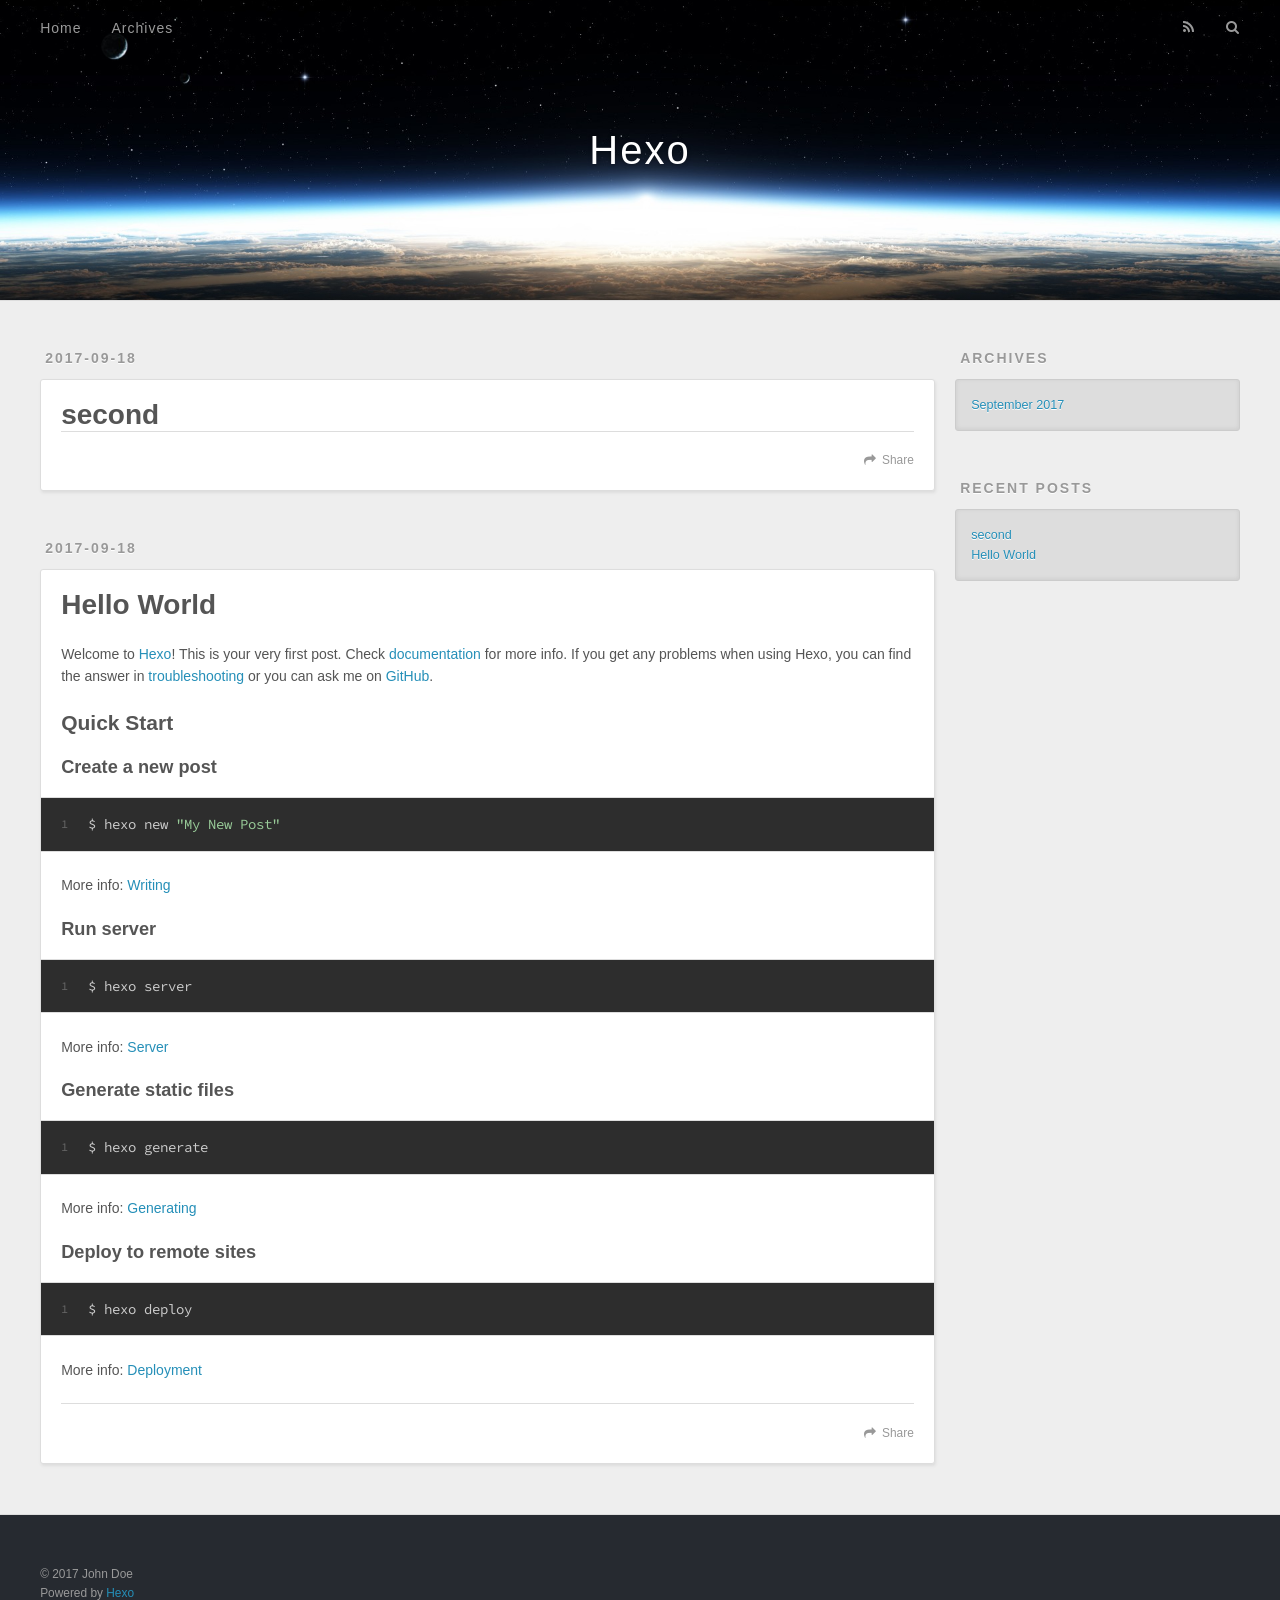
<file: index.html>
<!DOCTYPE html>
<html>
<head>
  <meta charset="utf-8">
  
  <title>Hexo</title>
  <meta name="viewport" content="width=device-width, initial-scale=1, maximum-scale=1">
  <meta property="og:type" content="website">
<meta property="og:title" content="Hexo">
<meta property="og:url" content="http://yoursite.com/index.html">
<meta property="og:site_name" content="Hexo">
<meta name="twitter:card" content="summary">
<meta name="twitter:title" content="Hexo">
  
    <link rel="alternate" href="/atom.xml" title="Hexo" type="application/atom+xml">
  
  
    <link rel="icon" href="/favicon.png">
  
  
    <link href="//fonts.googleapis.com/css?family=Source+Code+Pro" rel="stylesheet" type="text/css">
  
  <link rel="stylesheet" href="/css/style.css">
  

</head>

<body>
  <div id="container">
    <div id="wrap">
      <header id="header">
  <div id="banner"></div>
  <div id="header-outer" class="outer">
    <div id="header-title" class="inner">
      <h1 id="logo-wrap">
        <a href="/" id="logo">Hexo</a>
      </h1>
      
    </div>
    <div id="header-inner" class="inner">
      <nav id="main-nav">
        <a id="main-nav-toggle" class="nav-icon"></a>
        
          <a class="main-nav-link" href="/">Home</a>
        
          <a class="main-nav-link" href="/archives">Archives</a>
        
      </nav>
      <nav id="sub-nav">
        
          <a id="nav-rss-link" class="nav-icon" href="/atom.xml" title="RSS Feed"></a>
        
        <a id="nav-search-btn" class="nav-icon" title="Search"></a>
      </nav>
      <div id="search-form-wrap">
        <form action="//google.com/search" method="get" accept-charset="UTF-8" class="search-form"><input type="search" name="q" class="search-form-input" placeholder="Search"><button type="submit" class="search-form-submit">&#xF002;</button><input type="hidden" name="sitesearch" value="http://yoursite.com"></form>
      </div>
    </div>
  </div>
</header>
      <div class="outer">
        <section id="main">
  
    <article id="post-second" class="article article-type-post" itemscope itemprop="blogPost">
  <div class="article-meta">
    <a href="/2017/09/18/second/" class="article-date">
  <time datetime="2017-09-18T04:06:02.000Z" itemprop="datePublished">2017-09-18</time>
</a>
    
  </div>
  <div class="article-inner">
    
    
      <header class="article-header">
        
  
    <h1 itemprop="name">
      <a class="article-title" href="/2017/09/18/second/">second</a>
    </h1>
  

      </header>
    
    <div class="article-entry" itemprop="articleBody">
      
        
      
    </div>
    <footer class="article-footer">
      <a data-url="http://yoursite.com/2017/09/18/second/" data-id="cj7pnkpq30001fauibintxg5v" class="article-share-link">Share</a>
      
      
    </footer>
  </div>
  
</article>


  
    <article id="post-hello-world" class="article article-type-post" itemscope itemprop="blogPost">
  <div class="article-meta">
    <a href="/2017/09/18/hello-world/" class="article-date">
  <time datetime="2017-09-18T03:57:22.000Z" itemprop="datePublished">2017-09-18</time>
</a>
    
  </div>
  <div class="article-inner">
    
    
      <header class="article-header">
        
  
    <h1 itemprop="name">
      <a class="article-title" href="/2017/09/18/hello-world/">Hello World</a>
    </h1>
  

      </header>
    
    <div class="article-entry" itemprop="articleBody">
      
        <p>Welcome to <a href="https://hexo.io/" target="_blank" rel="external">Hexo</a>! This is your very first post. Check <a href="https://hexo.io/docs/" target="_blank" rel="external">documentation</a> for more info. If you get any problems when using Hexo, you can find the answer in <a href="https://hexo.io/docs/troubleshooting.html" target="_blank" rel="external">troubleshooting</a> or you can ask me on <a href="https://github.com/hexojs/hexo/issues" target="_blank" rel="external">GitHub</a>.</p>
<h2 id="Quick-Start"><a href="#Quick-Start" class="headerlink" title="Quick Start"></a>Quick Start</h2><h3 id="Create-a-new-post"><a href="#Create-a-new-post" class="headerlink" title="Create a new post"></a>Create a new post</h3><figure class="highlight bash"><table><tr><td class="gutter"><pre><div class="line">1</div></pre></td><td class="code"><pre><div class="line">$ hexo new <span class="string">"My New Post"</span></div></pre></td></tr></table></figure>
<p>More info: <a href="https://hexo.io/docs/writing.html" target="_blank" rel="external">Writing</a></p>
<h3 id="Run-server"><a href="#Run-server" class="headerlink" title="Run server"></a>Run server</h3><figure class="highlight bash"><table><tr><td class="gutter"><pre><div class="line">1</div></pre></td><td class="code"><pre><div class="line">$ hexo server</div></pre></td></tr></table></figure>
<p>More info: <a href="https://hexo.io/docs/server.html" target="_blank" rel="external">Server</a></p>
<h3 id="Generate-static-files"><a href="#Generate-static-files" class="headerlink" title="Generate static files"></a>Generate static files</h3><figure class="highlight bash"><table><tr><td class="gutter"><pre><div class="line">1</div></pre></td><td class="code"><pre><div class="line">$ hexo generate</div></pre></td></tr></table></figure>
<p>More info: <a href="https://hexo.io/docs/generating.html" target="_blank" rel="external">Generating</a></p>
<h3 id="Deploy-to-remote-sites"><a href="#Deploy-to-remote-sites" class="headerlink" title="Deploy to remote sites"></a>Deploy to remote sites</h3><figure class="highlight bash"><table><tr><td class="gutter"><pre><div class="line">1</div></pre></td><td class="code"><pre><div class="line">$ hexo deploy</div></pre></td></tr></table></figure>
<p>More info: <a href="https://hexo.io/docs/deployment.html" target="_blank" rel="external">Deployment</a></p>

      
    </div>
    <footer class="article-footer">
      <a data-url="http://yoursite.com/2017/09/18/hello-world/" data-id="cj7pnkppz0000fauisrurksok" class="article-share-link">Share</a>
      
      
    </footer>
  </div>
  
</article>


  

</section>
        
          <aside id="sidebar">
  
    

  
    

  
    
  
    
  <div class="widget-wrap">
    <h3 class="widget-title">Archives</h3>
    <div class="widget">
      <ul class="archive-list"><li class="archive-list-item"><a class="archive-list-link" href="/archives/2017/09/">September 2017</a></li></ul>
    </div>
  </div>


  
    
  <div class="widget-wrap">
    <h3 class="widget-title">Recent Posts</h3>
    <div class="widget">
      <ul>
        
          <li>
            <a href="/2017/09/18/second/">second</a>
          </li>
        
          <li>
            <a href="/2017/09/18/hello-world/">Hello World</a>
          </li>
        
      </ul>
    </div>
  </div>

  
</aside>
        
      </div>
      <footer id="footer">
  
  <div class="outer">
    <div id="footer-info" class="inner">
      &copy; 2017 John Doe<br>
      Powered by <a href="http://hexo.io/" target="_blank">Hexo</a>
    </div>
  </div>
</footer>
    </div>
    <nav id="mobile-nav">
  
    <a href="/" class="mobile-nav-link">Home</a>
  
    <a href="/archives" class="mobile-nav-link">Archives</a>
  
</nav>
    

<script src="//ajax.googleapis.com/ajax/libs/jquery/2.0.3/jquery.min.js"></script>


  <link rel="stylesheet" href="/fancybox/jquery.fancybox.css">
  <script src="/fancybox/jquery.fancybox.pack.js"></script>


<script src="/js/script.js"></script>

  </div>
</body>
</html>
</file>
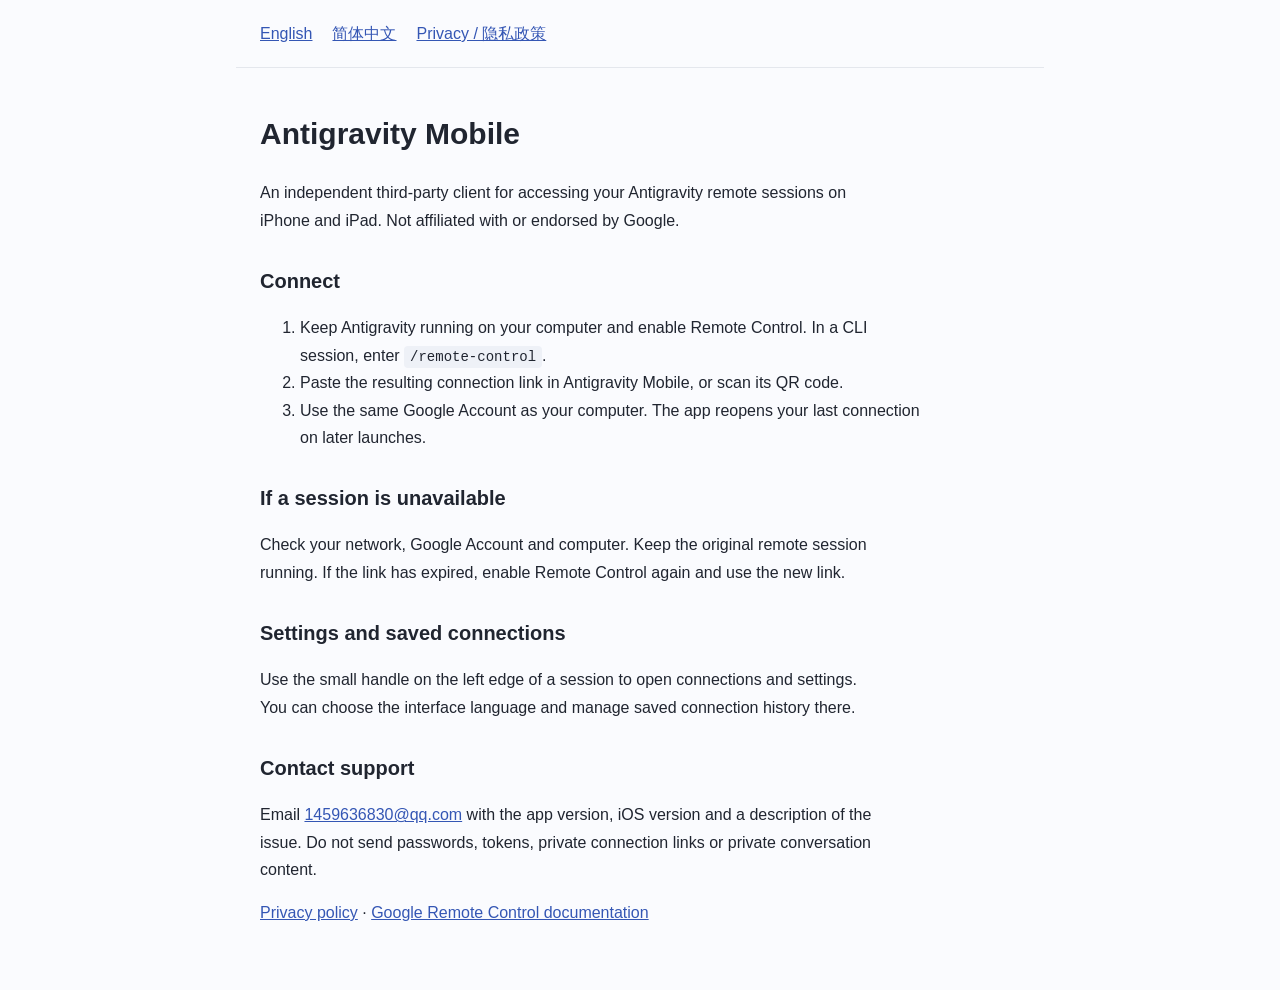
<file: AntigravityMobile/index.html>
<!doctype html>
<html lang="en"><head><meta charset="utf-8"><meta name="viewport" content="width=device-width,initial-scale=1"><title>Antigravity Mobile Support</title>
<style>body{font:16px/1.7 -apple-system,BlinkMacSystemFont,"Segoe UI",sans-serif;margin:0;color:#202530;background:#fafbfe}main,nav{max-width:760px;margin:auto;padding:20px 24px}main{padding-bottom:48px}nav{display:flex;gap:20px;border-bottom:1px solid #e4e7ed}a{color:#3456b4}h1{font-size:30px}h2{font-size:20px;margin-top:30px}p,li{max-width:70ch}code{font-size:14px;background:#eef1f7;padding:3px 6px;border-radius:4px}html[data-lang=en] [data-lang=zh],html[data-lang=zh] [data-lang=en]{display:none}</style>
<script>const l=new URLSearchParams(location.search).get('lang');document.documentElement.dataset.lang=['en','zh'].includes(l)?l:(navigator.language.toLowerCase().startsWith('zh')?'zh':'en');document.documentElement.lang=document.documentElement.dataset.lang==='zh'?'zh-CN':'en';</script></head>
<body><nav aria-label="Language"><a href="?lang=en">English</a><a href="?lang=zh">简体中文</a><a href="privacy.html">Privacy / 隐私政策</a></nav>
<main data-lang="en"><h1>Antigravity Mobile</h1><p>An independent third-party client for accessing your Antigravity remote sessions on iPhone and iPad. Not affiliated with or endorsed by Google.</p>
<h2>Connect</h2><ol><li>Keep Antigravity running on your computer and enable Remote Control. In a CLI session, enter <code>/remote-control</code>.</li><li>Paste the resulting connection link in Antigravity Mobile, or scan its QR code.</li><li>Use the same Google Account as your computer. The app reopens your last connection on later launches.</li></ol>
<h2>If a session is unavailable</h2><p>Check your network, Google Account and computer. Keep the original remote session running. If the link has expired, enable Remote Control again and use the new link.</p>
<h2>Settings and saved connections</h2><p>Use the small handle on the left edge of a session to open connections and settings. You can choose the interface language and manage saved connection history there.</p>
<h2>Contact support</h2><p>Email <a href="mailto:1459636830@qq.com?subject=Antigravity%20Mobile%20Support">1459636830@qq.com</a> with the app version, iOS version and a description of the issue. Do not send passwords, tokens, private connection links or private conversation content.</p>
<p><a href="privacy.html?lang=en">Privacy policy</a> · <a href="https://antigravity.google/docs/remote-control">Google Remote Control documentation</a></p></main>
<main data-lang="zh"><h1>Antigravity Mobile</h1><p>在 iPhone 和 iPad 上访问 Antigravity 远程会话的独立第三方客户端。本 App 与 Google 无隶属关系，也未获得 Google 官方背书。</p>
<h2>开始连接</h2><ol><li>保持电脑上的 Antigravity 运行并开启远程。在 CLI 会话中输入 <code>/remote-control</code>。</li><li>将生成的连接链接粘贴到 Antigravity Mobile，或扫描连接二维码。</li><li>使用与电脑端相同的 Google 账号。之后打开 App 会自动恢复上次连接。</li></ol>
<h2>会话无法打开</h2><p>检查网络、Google 账号和电脑是否在线，保持原远程会话运行。旧链接失效时，重新开启远程并使用新链接。</p>
<h2>设置与连接记录</h2><p>点击会话页面左边缘的小把手，可打开连接记录与设置，在其中切换语言或管理本机保存的地址。</p>
<h2>联系支持</h2><p>请将 App 版本、iOS 版本和问题说明发送至 <a href="mailto:1459636830@qq.com?subject=Antigravity%20Mobile%20Support">1459636830@qq.com</a>。请勿发送密码、令牌、私密连接地址或私人聊天内容。</p>
<p><a href="privacy.html?lang=zh">隐私政策</a> · <a href="https://antigravity.google/docs/remote-control">Google 远程连接文档</a></p></main></body></html>
</file>
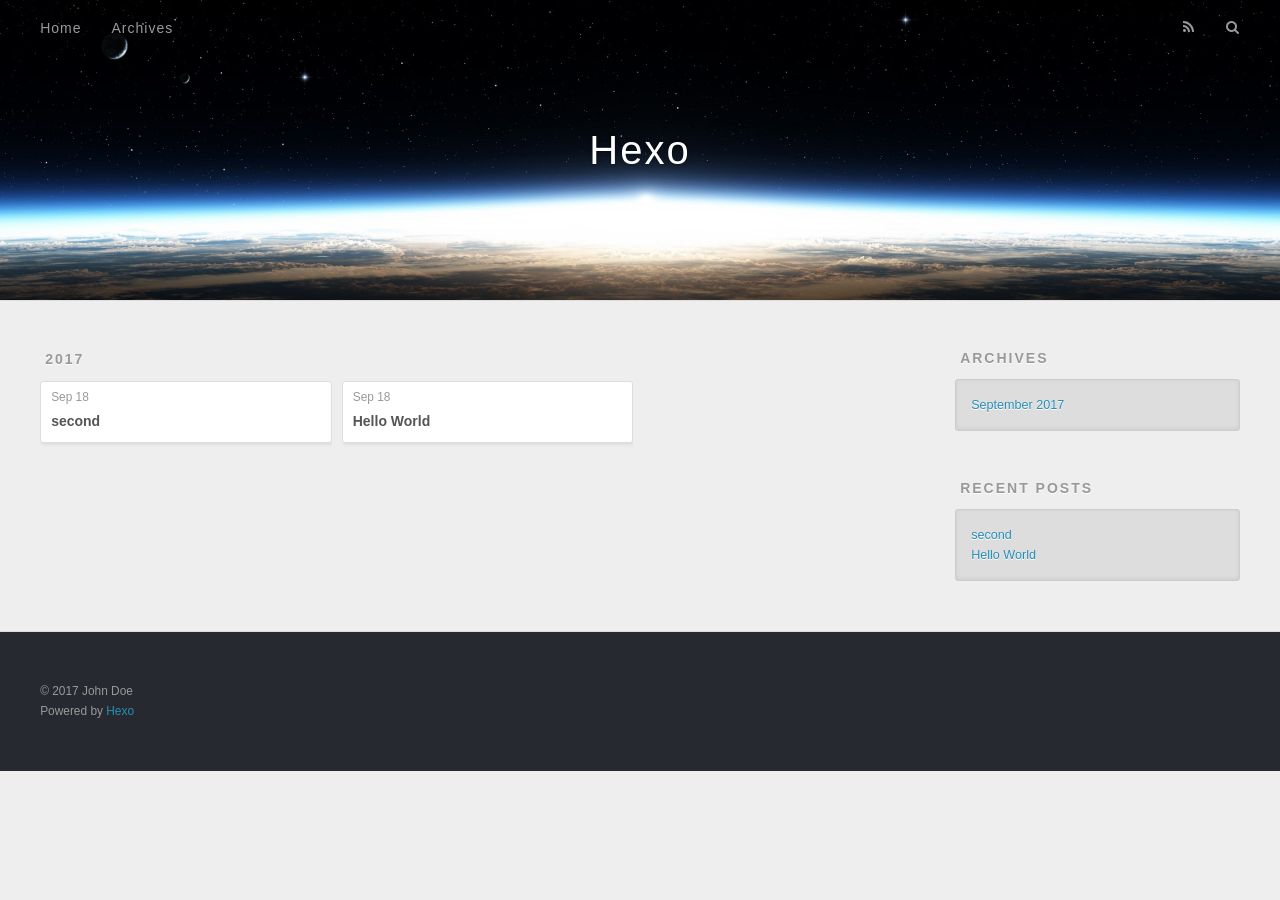
<file: archives/index.html>
<!DOCTYPE html>
<html>
<head>
  <meta charset="utf-8">
  
  <title>Archives | Hexo</title>
  <meta name="viewport" content="width=device-width, initial-scale=1, maximum-scale=1">
  <meta property="og:type" content="website">
<meta property="og:title" content="Hexo">
<meta property="og:url" content="http://yoursite.com/archives/index.html">
<meta property="og:site_name" content="Hexo">
<meta name="twitter:card" content="summary">
<meta name="twitter:title" content="Hexo">
  
    <link rel="alternate" href="/atom.xml" title="Hexo" type="application/atom+xml">
  
  
    <link rel="icon" href="/favicon.png">
  
  
    <link href="//fonts.googleapis.com/css?family=Source+Code+Pro" rel="stylesheet" type="text/css">
  
  <link rel="stylesheet" href="/css/style.css">
  

</head>

<body>
  <div id="container">
    <div id="wrap">
      <header id="header">
  <div id="banner"></div>
  <div id="header-outer" class="outer">
    <div id="header-title" class="inner">
      <h1 id="logo-wrap">
        <a href="/" id="logo">Hexo</a>
      </h1>
      
    </div>
    <div id="header-inner" class="inner">
      <nav id="main-nav">
        <a id="main-nav-toggle" class="nav-icon"></a>
        
          <a class="main-nav-link" href="/">Home</a>
        
          <a class="main-nav-link" href="/archives">Archives</a>
        
      </nav>
      <nav id="sub-nav">
        
          <a id="nav-rss-link" class="nav-icon" href="/atom.xml" title="RSS Feed"></a>
        
        <a id="nav-search-btn" class="nav-icon" title="Search"></a>
      </nav>
      <div id="search-form-wrap">
        <form action="//google.com/search" method="get" accept-charset="UTF-8" class="search-form"><input type="search" name="q" class="search-form-input" placeholder="Search"><button type="submit" class="search-form-submit">&#xF002;</button><input type="hidden" name="sitesearch" value="http://yoursite.com"></form>
      </div>
    </div>
  </div>
</header>
      <div class="outer">
        <section id="main">
  
  
    
    
      
      
      <section class="archives-wrap">
        <div class="archive-year-wrap">
          <a href="/archives/2017" class="archive-year">2017</a>
        </div>
        <div class="archives">
    
    <article class="archive-article archive-type-post">
  <div class="archive-article-inner">
    <header class="archive-article-header">
      <a href="/2017/09/18/second/" class="archive-article-date">
  <time datetime="2017-09-18T04:06:02.000Z" itemprop="datePublished">Sep 18</time>
</a>
      
  
    <h1 itemprop="name">
      <a class="archive-article-title" href="/2017/09/18/second/">second</a>
    </h1>
  

    </header>
  </div>
</article>
  
    
    
    <article class="archive-article archive-type-post">
  <div class="archive-article-inner">
    <header class="archive-article-header">
      <a href="/2017/09/18/hello-world/" class="archive-article-date">
  <time datetime="2017-09-18T03:57:22.000Z" itemprop="datePublished">Sep 18</time>
</a>
      
  
    <h1 itemprop="name">
      <a class="archive-article-title" href="/2017/09/18/hello-world/">Hello World</a>
    </h1>
  

    </header>
  </div>
</article>
  
  
    </div></section>
  

</section>
        
          <aside id="sidebar">
  
    

  
    

  
    
  
    
  <div class="widget-wrap">
    <h3 class="widget-title">Archives</h3>
    <div class="widget">
      <ul class="archive-list"><li class="archive-list-item"><a class="archive-list-link" href="/archives/2017/09/">September 2017</a></li></ul>
    </div>
  </div>


  
    
  <div class="widget-wrap">
    <h3 class="widget-title">Recent Posts</h3>
    <div class="widget">
      <ul>
        
          <li>
            <a href="/2017/09/18/second/">second</a>
          </li>
        
          <li>
            <a href="/2017/09/18/hello-world/">Hello World</a>
          </li>
        
      </ul>
    </div>
  </div>

  
</aside>
        
      </div>
      <footer id="footer">
  
  <div class="outer">
    <div id="footer-info" class="inner">
      &copy; 2017 John Doe<br>
      Powered by <a href="http://hexo.io/" target="_blank">Hexo</a>
    </div>
  </div>
</footer>
    </div>
    <nav id="mobile-nav">
  
    <a href="/" class="mobile-nav-link">Home</a>
  
    <a href="/archives" class="mobile-nav-link">Archives</a>
  
</nav>
    

<script src="//ajax.googleapis.com/ajax/libs/jquery/2.0.3/jquery.min.js"></script>


  <link rel="stylesheet" href="/fancybox/jquery.fancybox.css">
  <script src="/fancybox/jquery.fancybox.pack.js"></script>


<script src="/js/script.js"></script>

  </div>
</body>
</html>
</file>
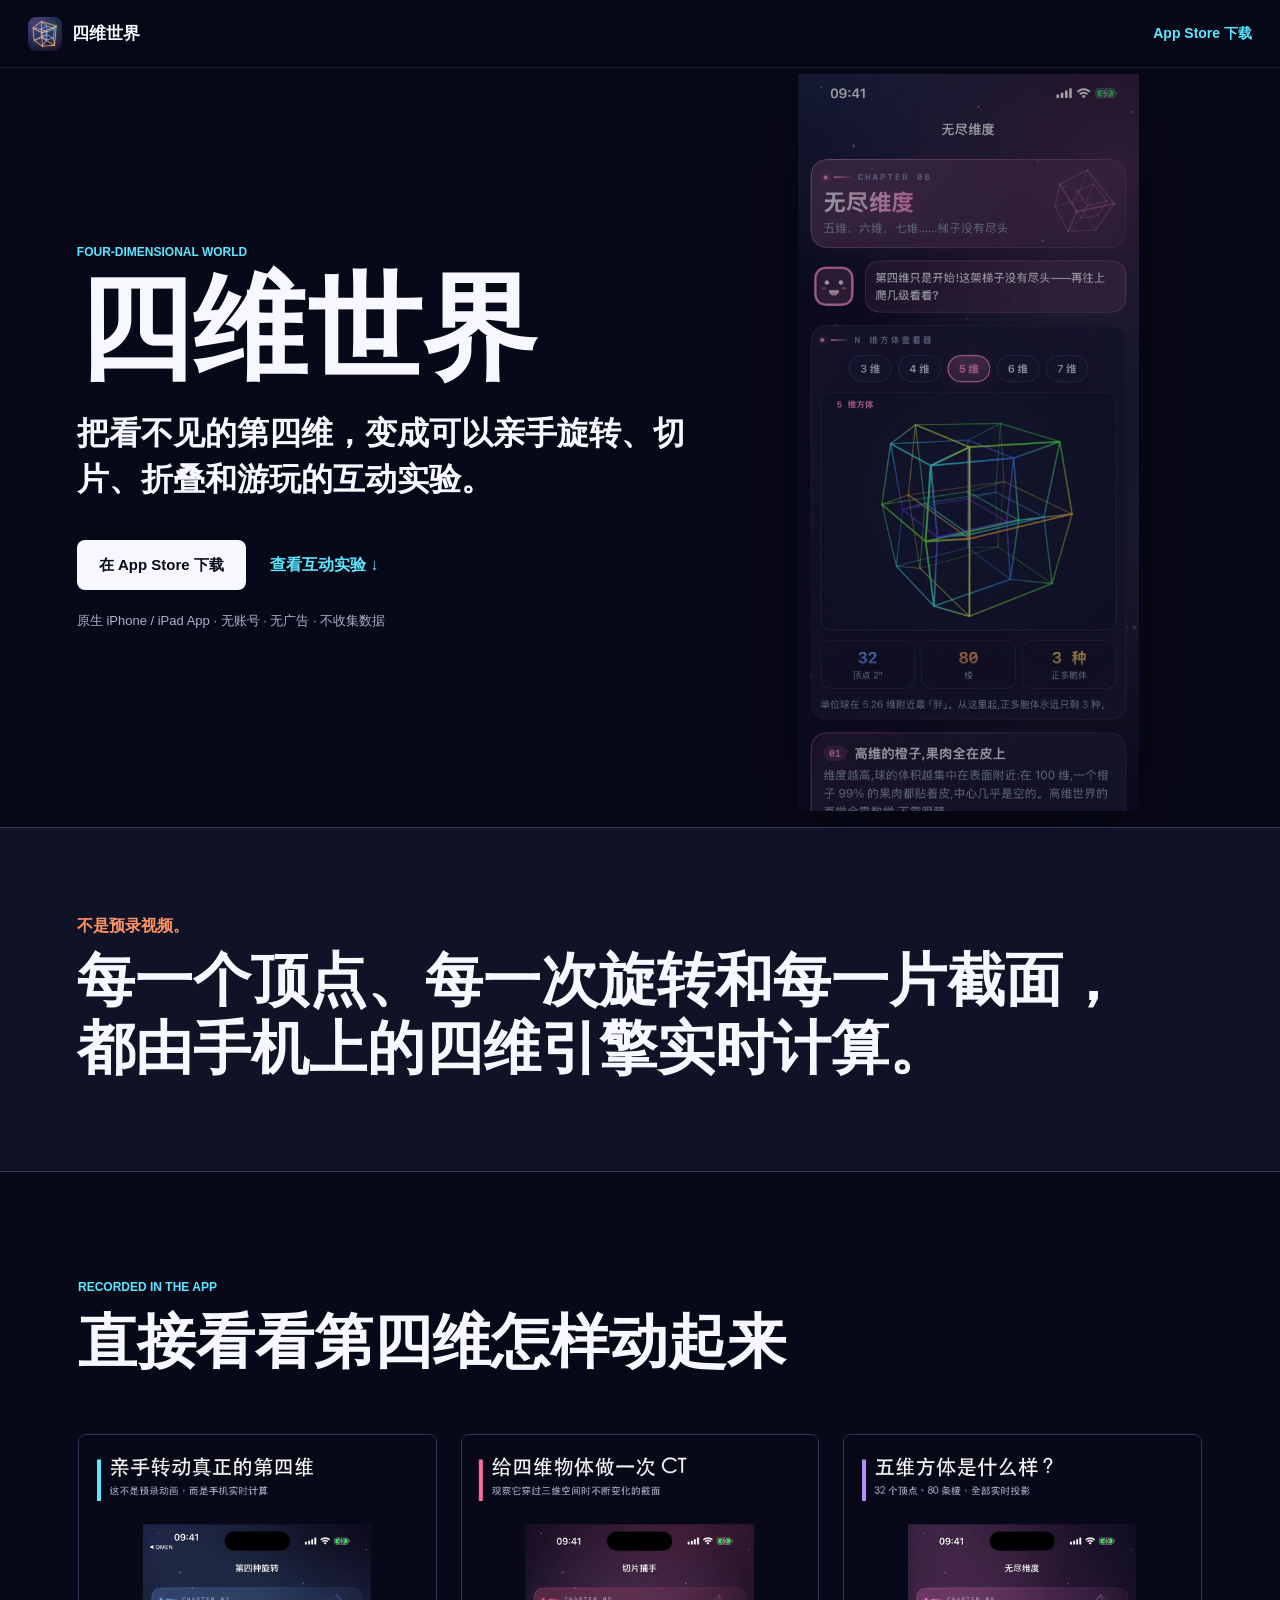
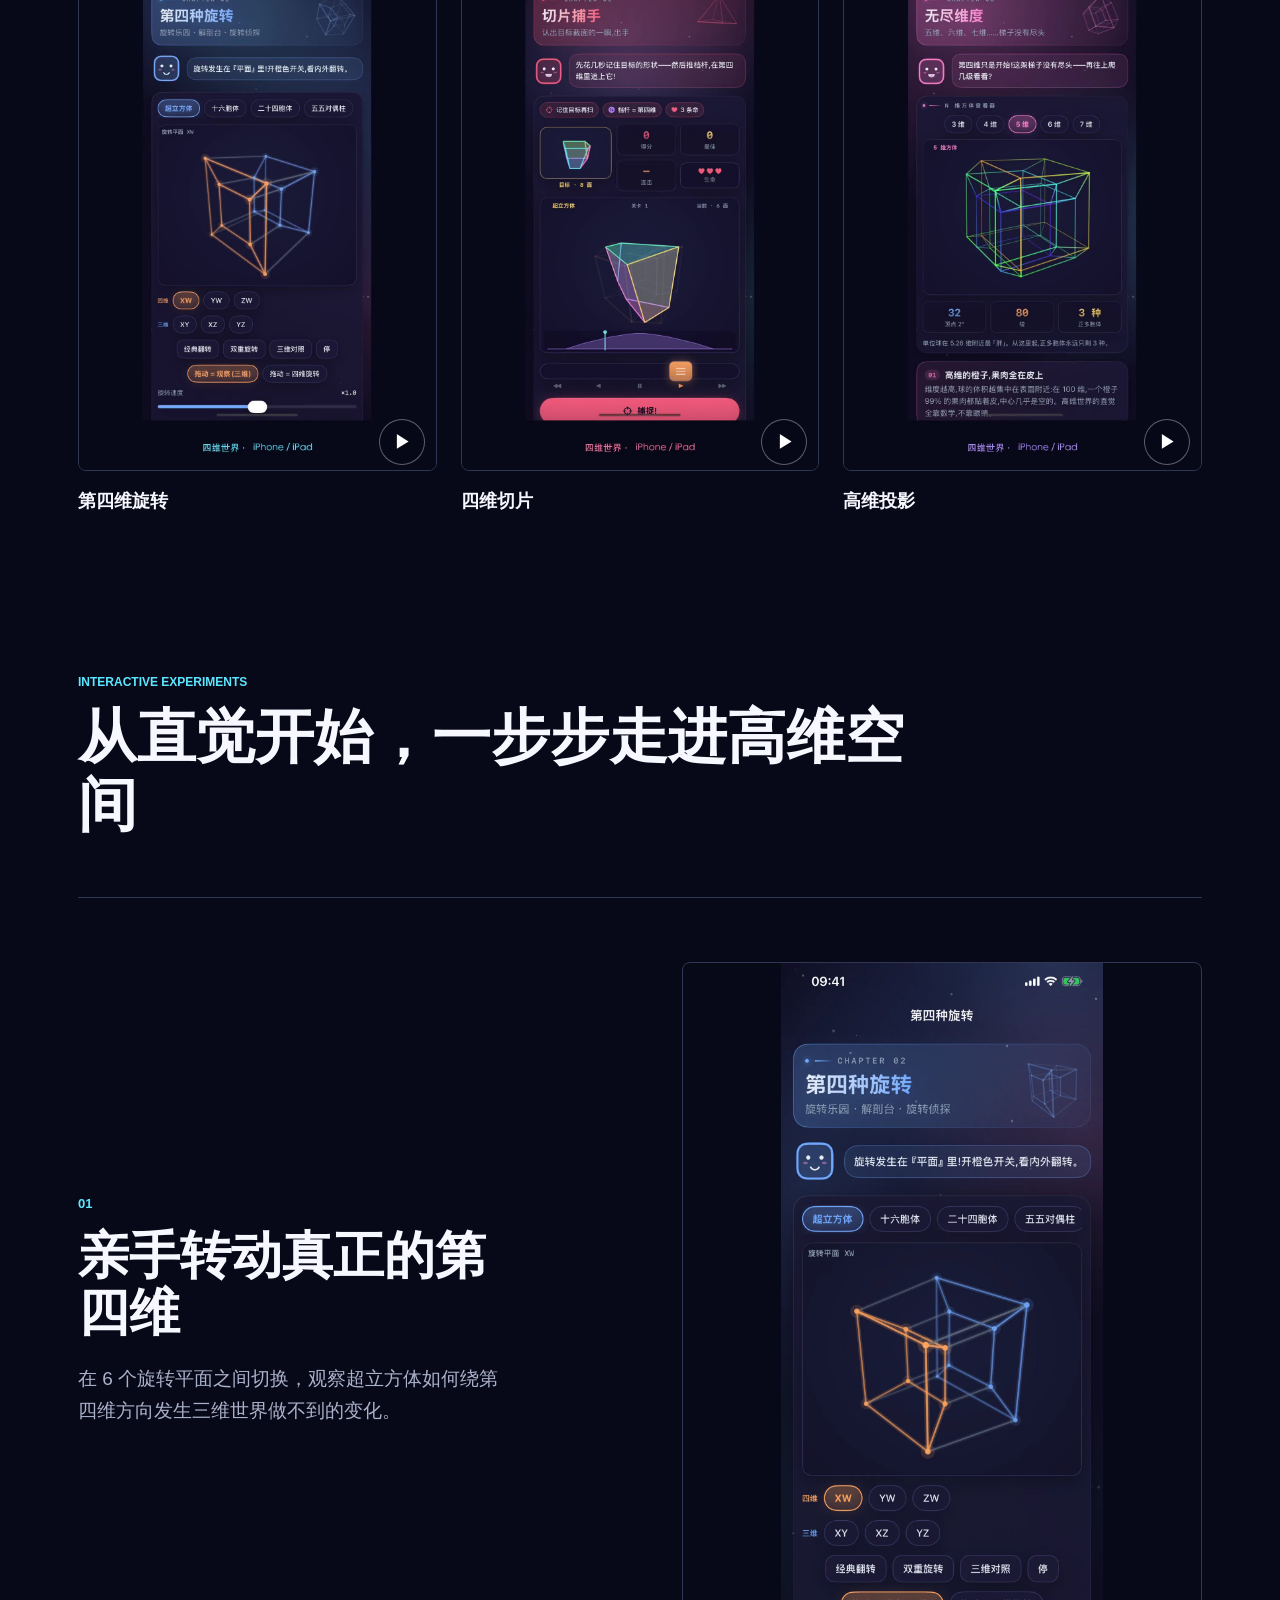
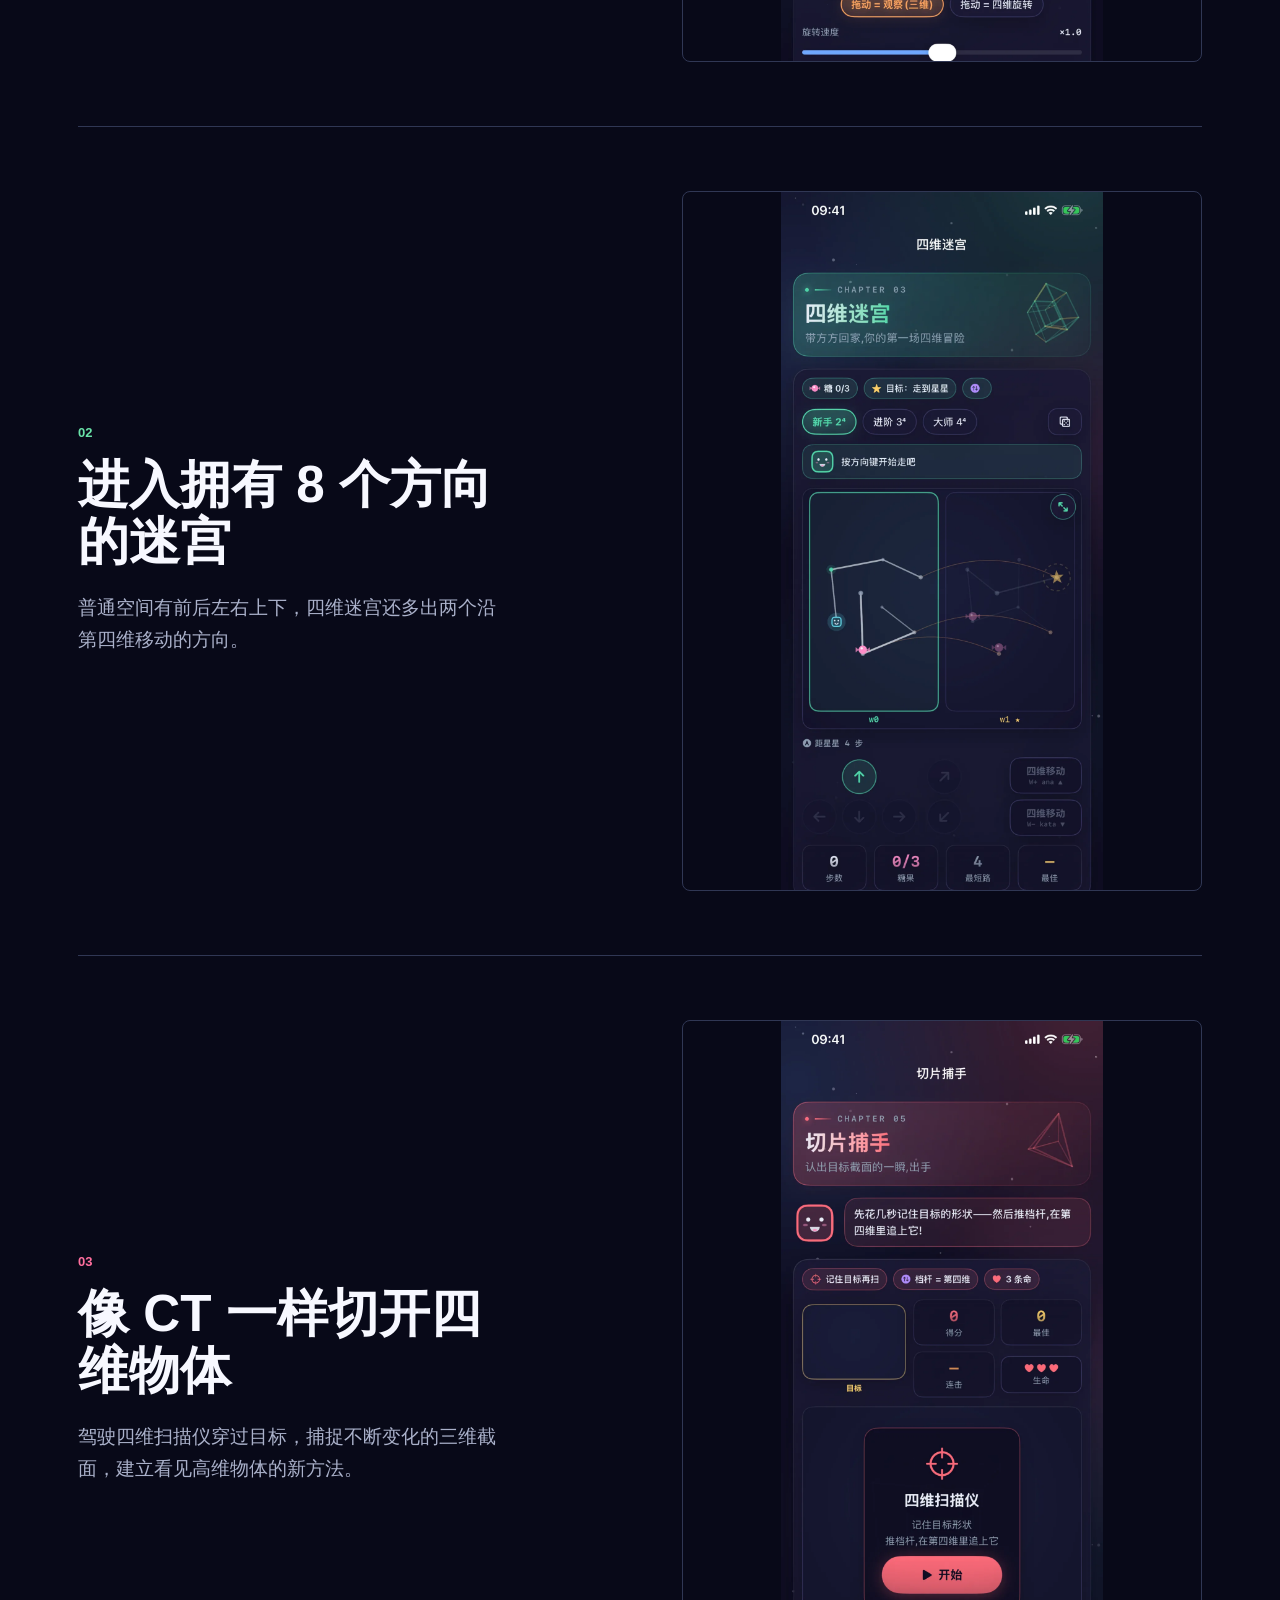
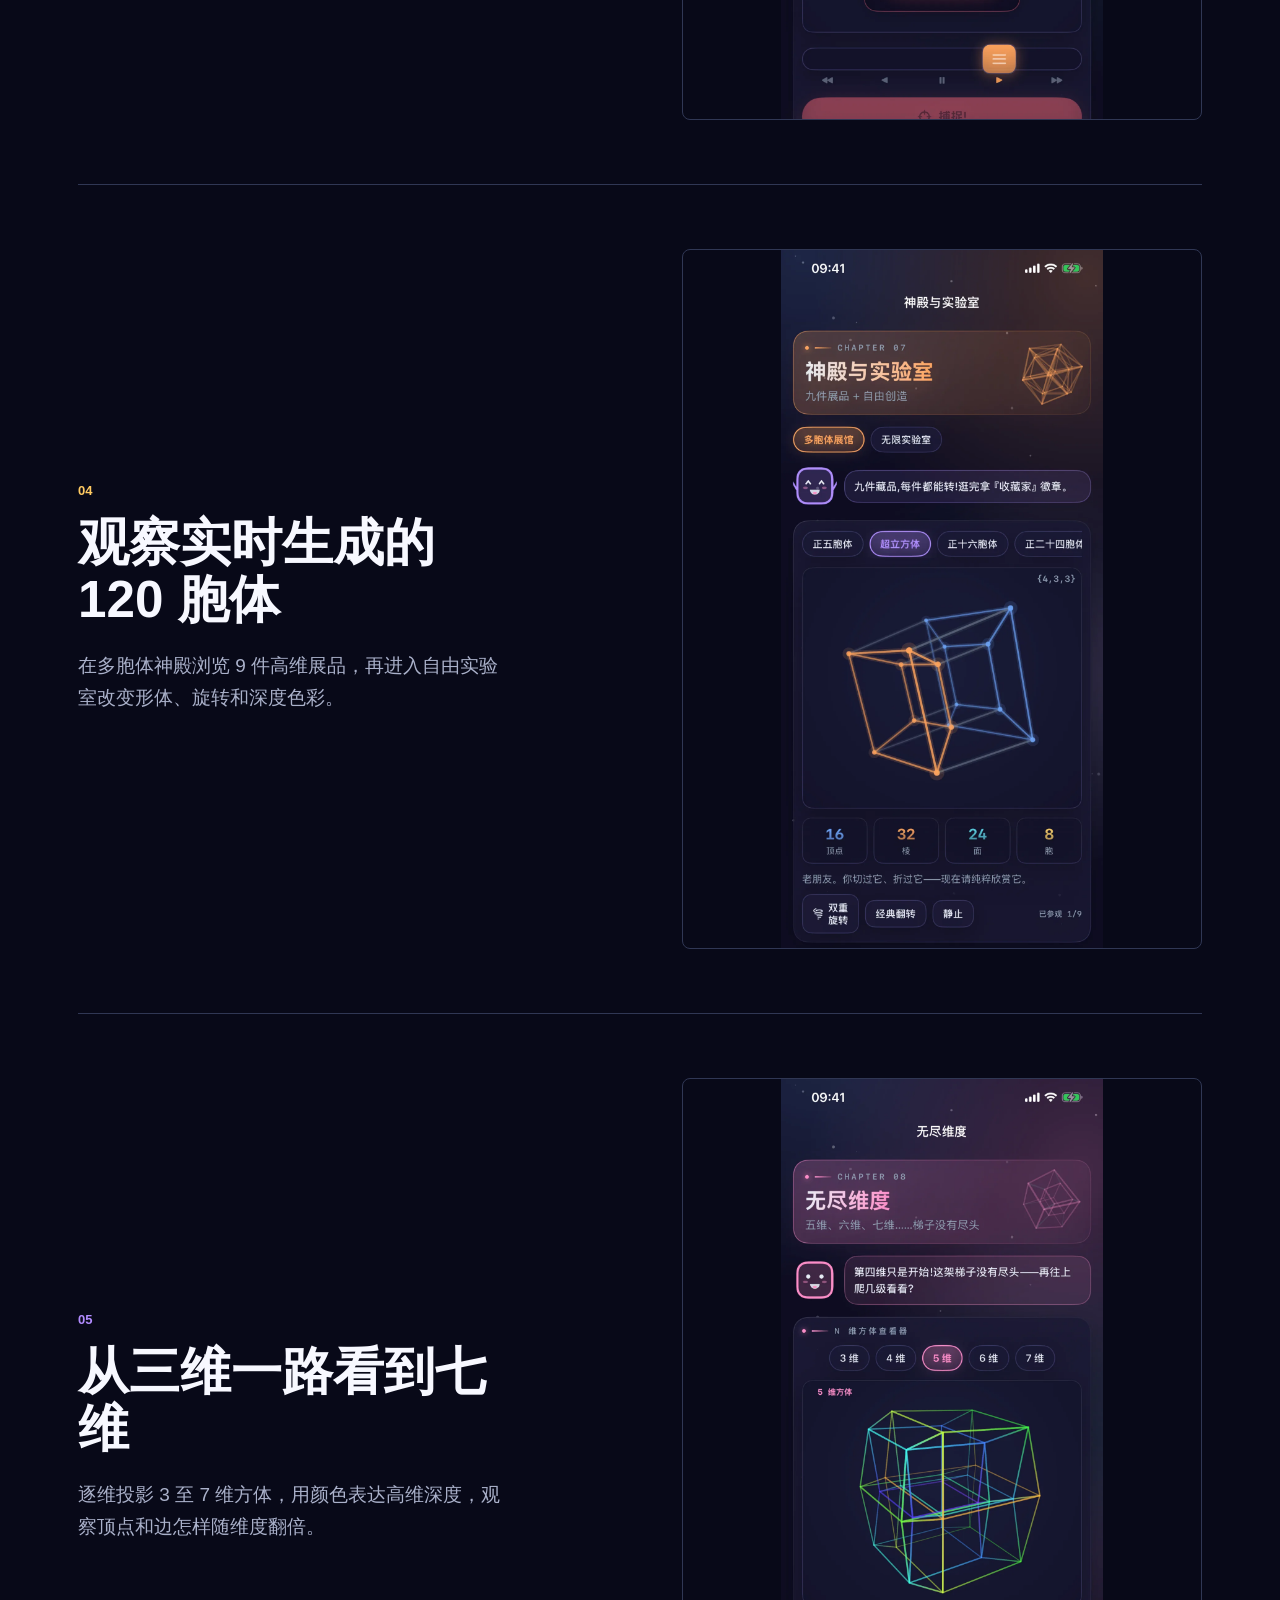
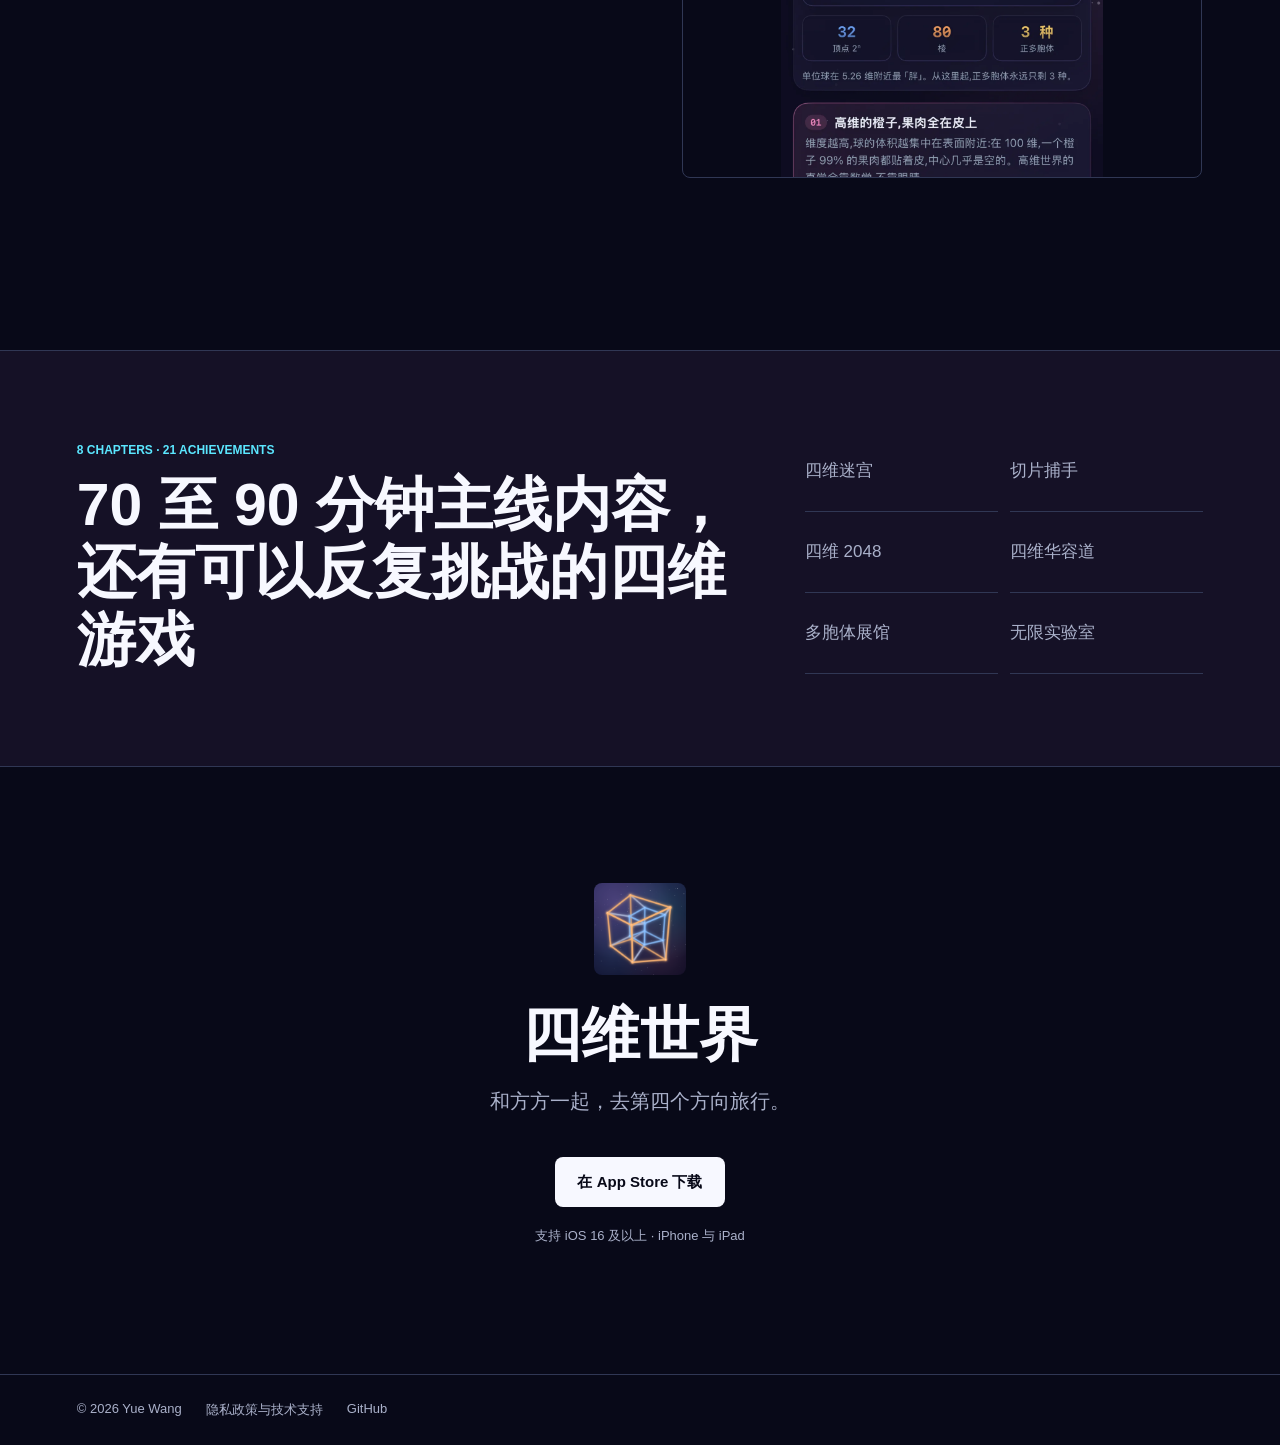
<file: FourDWorld/index.html>
<!doctype html>
<html lang="zh-CN">
<head>
  <meta charset="utf-8">
  <meta name="viewport" content="width=device-width, initial-scale=1">
  <meta name="description" content="四维世界是一款原生 iPhone 和 iPad 互动应用，用实时四维引擎把高维空间变成可以旋转、切片、折叠和游玩的实验。">
  <meta name="theme-color" content="#080918">
  <meta property="og:title" content="四维世界｜亲手转动第四维">
  <meta property="og:description" content="8 章互动探索、四维迷宫、切片实验、120 胞体与 3 至 7 维查看器。">
  <meta property="og:image" content="https://douyamv.github.io/FourDWorld/assets/og-cover.png">
  <title>四维世界｜亲手转动第四维</title>
  <link rel="icon" href="assets/app-icon.png">
  <link rel="stylesheet" href="styles.css">
</head>
<body>
  <header class="site-header">
    <a class="brand" href="#top" aria-label="四维世界首页">
      <img src="assets/app-icon.png" alt="四维世界 App 图标">
      <span>四维世界</span>
    </a>
    <a class="header-download" href="https://apps.apple.com/app/id6787638663" data-app-store>App Store 下载</a>
  </header>

  <main id="top">
    <section class="hero" aria-labelledby="hero-title">
      <img class="hero-visual" src="assets/screens/ch08.webp" width="1040" height="2250" alt="四维世界中的高维方体实时投影界面" fetchpriority="high">
      <div class="hero-copy">
        <p class="eyebrow">FOUR-DIMENSIONAL WORLD</p>
        <h1 id="hero-title">四维世界</h1>
        <p class="hero-lead">把看不见的第四维，变成可以亲手旋转、切片、折叠和游玩的互动实验。</p>
        <div class="hero-actions">
          <a class="primary-action" href="https://apps.apple.com/app/id6787638663" data-app-store>在 App Store 下载</a>
          <a class="text-action" href="#experiments">查看互动实验 ↓</a>
        </div>
        <p class="hero-meta">原生 iPhone / iPad App · 无账号 · 无广告 · 不收集数据</p>
      </div>
    </section>

    <section class="statement" aria-label="产品介绍">
      <p>不是预录视频。</p>
      <h2>每一个顶点、每一次旋转和每一片截面，都由手机上的四维引擎实时计算。</h2>
    </section>

    <section class="demo-reels" aria-labelledby="demo-title">
      <div class="section-heading">
        <p class="eyebrow">RECORDED IN THE APP</p>
        <h2 id="demo-title">直接看看第四维怎样动起来</h2>
      </div>
      <div class="demo-grid">
        <article class="demo-item">
          <video muted loop playsinline preload="metadata" poster="assets/video/01-four-dimensional-rotation.jpg">
            <source src="assets/video/01-four-dimensional-rotation.mp4" type="video/mp4">
          </video>
          <button class="video-toggle" type="button" aria-label="播放第四维旋转视频">播放</button>
          <h3>第四维旋转</h3>
        </article>
        <article class="demo-item">
          <video muted loop playsinline preload="metadata" poster="assets/video/02-four-dimensional-slice.jpg">
            <source src="assets/video/02-four-dimensional-slice.mp4" type="video/mp4">
          </video>
          <button class="video-toggle" type="button" aria-label="播放四维切片视频">播放</button>
          <h3>四维切片</h3>
        </article>
        <article class="demo-item">
          <video muted loop playsinline preload="metadata" poster="assets/video/03-higher-dimensions.jpg">
            <source src="assets/video/03-higher-dimensions.mp4" type="video/mp4">
          </video>
          <button class="video-toggle" type="button" aria-label="播放高维投影视频">播放</button>
          <h3>高维投影</h3>
        </article>
      </div>
    </section>

    <section class="experiments" id="experiments" aria-labelledby="experiments-title">
      <div class="section-heading">
        <p class="eyebrow">INTERACTIVE EXPERIMENTS</p>
        <h2 id="experiments-title">从直觉开始，一步步走进高维空间</h2>
      </div>

      <article class="feature feature-cyan">
        <div class="feature-copy">
          <span class="feature-index">01</span>
          <h3>亲手转动真正的第四维</h3>
          <p>在 6 个旋转平面之间切换，观察超立方体如何绕第四维方向发生三维世界做不到的变化。</p>
        </div>
        <img src="assets/screens/ch02.webp" width="1040" height="2250" alt="第四种旋转章节中的超立方体" loading="lazy" decoding="async">
      </article>

      <article class="feature feature-green">
        <div class="feature-copy">
          <span class="feature-index">02</span>
          <h3>进入拥有 8 个方向的迷宫</h3>
          <p>普通空间有前后左右上下，四维迷宫还多出两个沿第四维移动的方向。</p>
        </div>
        <img src="assets/screens/ch03.webp" width="1040" height="2250" alt="四维迷宫多层全景界面" loading="lazy" decoding="async">
      </article>

      <article class="feature feature-pink">
        <div class="feature-copy">
          <span class="feature-index">03</span>
          <h3>像 CT 一样切开四维物体</h3>
          <p>驾驶四维扫描仪穿过目标，捕捉不断变化的三维截面，建立看见高维物体的新方法。</p>
        </div>
        <img src="assets/screens/ch05.webp" width="1040" height="2250" alt="切片捕手中的四维扫描仪" loading="lazy" decoding="async">
      </article>

      <article class="feature feature-gold">
        <div class="feature-copy">
          <span class="feature-index">04</span>
          <h3>观察实时生成的 120 胞体</h3>
          <p>在多胞体神殿浏览 9 件高维展品，再进入自由实验室改变形体、旋转和深度色彩。</p>
        </div>
        <img src="assets/screens/ch07.webp" width="1040" height="2250" alt="神殿与实验室中的高维多胞体" loading="lazy" decoding="async">
      </article>

      <article class="feature feature-violet">
        <div class="feature-copy">
          <span class="feature-index">05</span>
          <h3>从三维一路看到七维</h3>
          <p>逐维投影 3 至 7 维方体，用颜色表达高维深度，观察顶点和边怎样随维度翻倍。</p>
        </div>
        <img src="assets/screens/ch08.webp" width="1040" height="2250" alt="无尽维度中的高维方体查看器" loading="lazy" decoding="async">
      </article>
    </section>

    <section class="content-band" aria-labelledby="content-title">
      <div>
        <p class="eyebrow">8 CHAPTERS · 21 ACHIEVEMENTS</p>
        <h2 id="content-title">70 至 90 分钟主线内容，还有可以反复挑战的四维游戏</h2>
      </div>
      <ul>
        <li>四维迷宫</li>
        <li>切片捕手</li>
        <li>四维 2048</li>
        <li>四维华容道</li>
        <li>多胞体展馆</li>
        <li>无限实验室</li>
      </ul>
    </section>

    <section class="final-cta" aria-labelledby="download-title">
      <img src="assets/app-icon.png" alt="四维世界 App 图标">
      <h2 id="download-title">四维世界</h2>
      <p>和方方一起，去第四个方向旅行。</p>
      <a class="primary-action" href="https://apps.apple.com/app/id6787638663" data-app-store>在 App Store 下载</a>
      <p class="availability">支持 iOS 16 及以上 · iPhone 与 iPad</p>
    </section>
  </main>

  <footer>
    <span>© 2026 Yue Wang</span>
    <a href="privacy.html">隐私政策与技术支持</a>
    <a href="https://github.com/douyamv/FourDWorld">GitHub</a>
  </footer>

  <script src="app.js"></script>
</body>
</html>
</file>
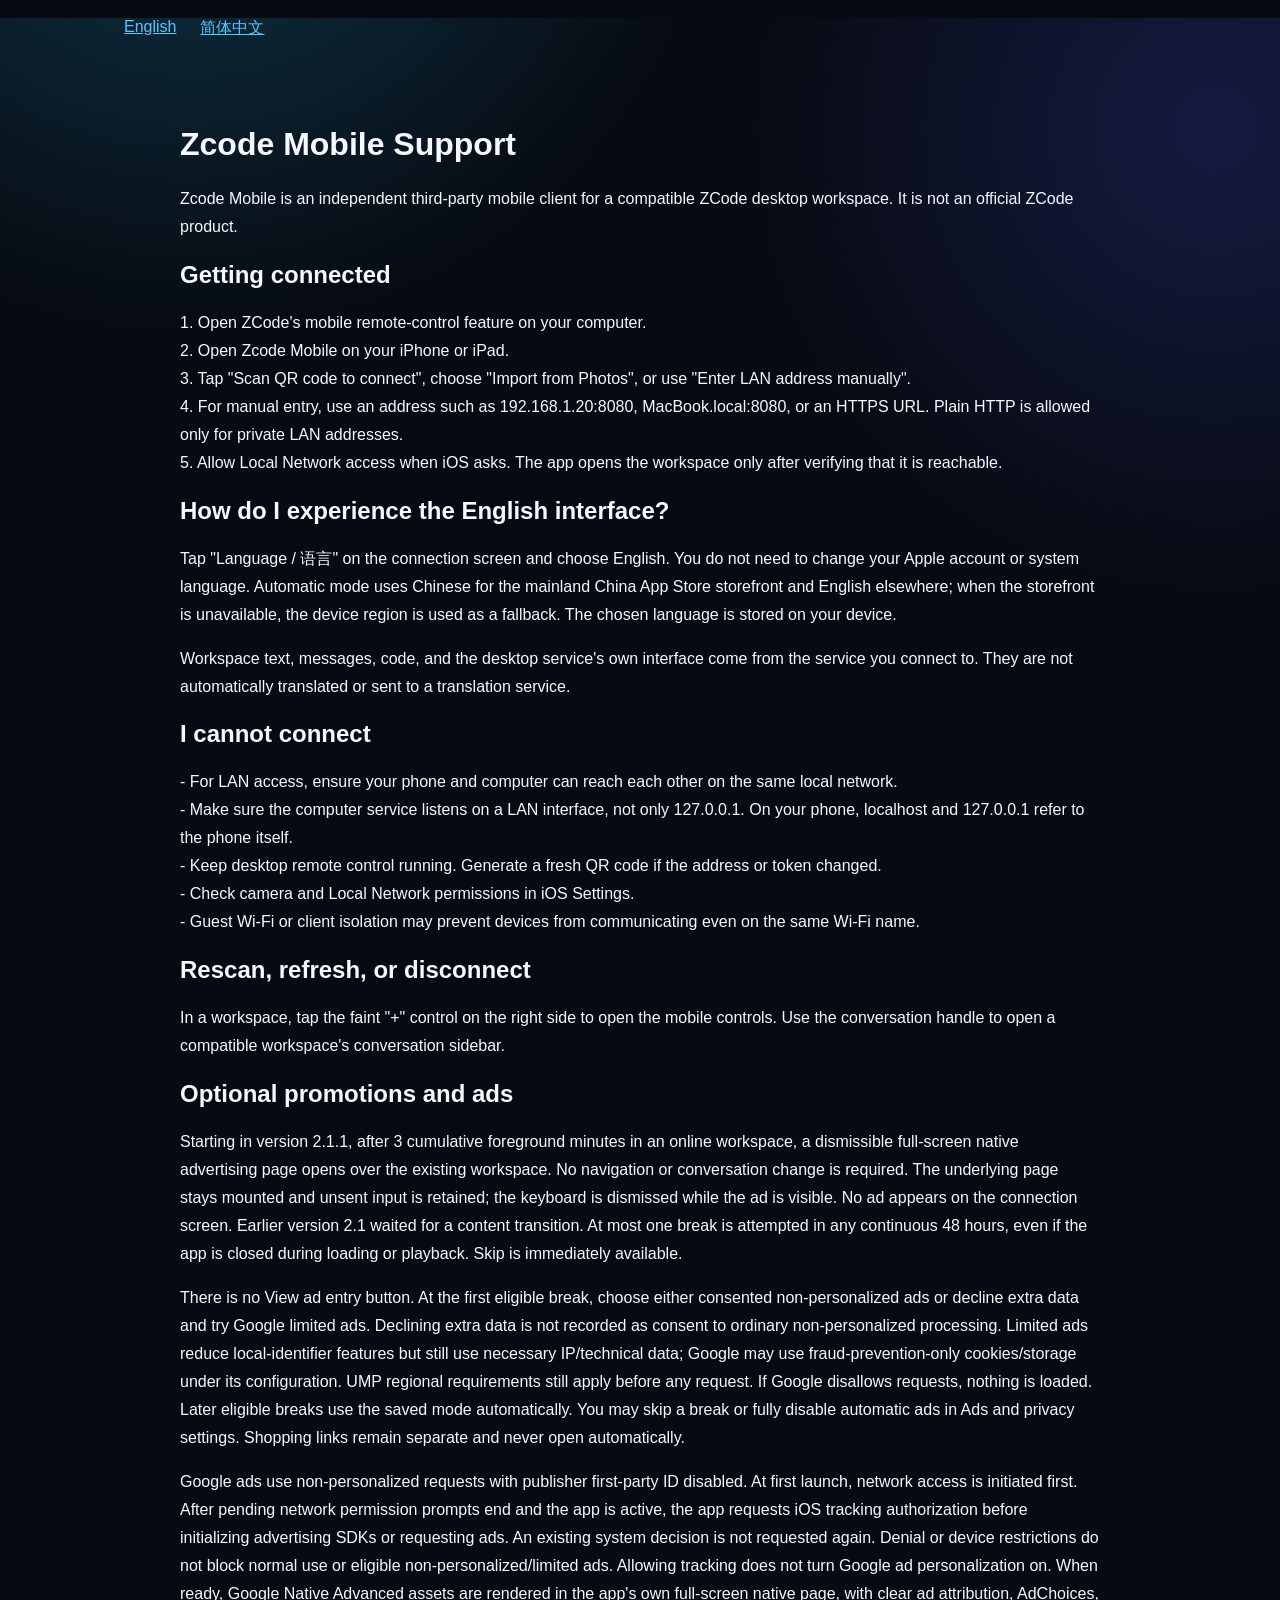
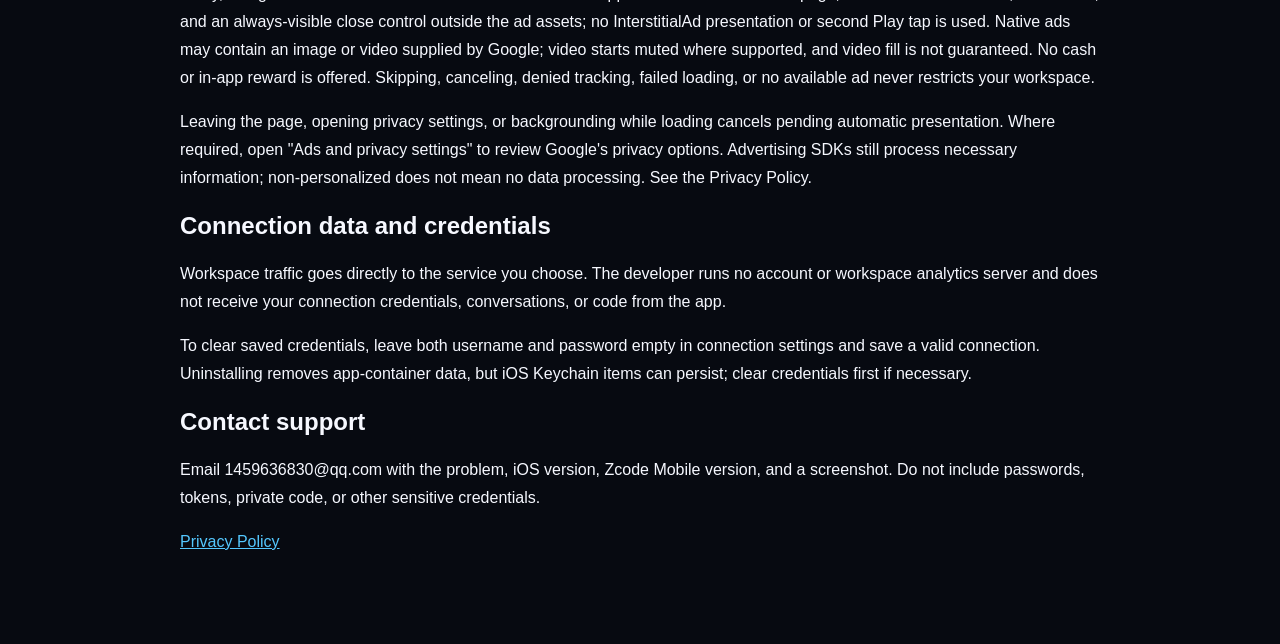
<file: ZcodeMobile/index.html>
<!doctype html>
<html lang="en">
<head>
  <meta charset="utf-8">
  <meta name="viewport" content="width=device-width, initial-scale=1, viewport-fit=cover">
  <meta name="description" content="Zcode Mobile 技术支持">
  <title>Zcode Mobile 技术支持</title>
  <link rel="stylesheet" href="styles.css">
<style>
  html[data-language="en"] [data-language="zh"], html[data-language="zh"] [data-language="en"] { display: none; }
  .language-nav { max-width: 1080px; margin: 18px auto; padding: 0 24px; display: flex; gap: 24px; }
  [data-language="en"] p { line-height: 1.75; }
</style>
<script>
  const requestedLanguage = new URLSearchParams(location.search).get('lang');
  const pageLanguage = ['zh', 'en'].includes(requestedLanguage) ? requestedLanguage : (navigator.language.toLowerCase().startsWith('zh') ? 'zh' : 'en');
  document.documentElement.dataset.language = pageLanguage;
  document.documentElement.lang = pageLanguage === 'zh' ? 'zh-CN' : 'en';
  document.title = 'Zcode Mobile · Support';
</script>
</head>
<body>
<nav class="language-nav" aria-label="Language"><a href="?lang=en" lang="en">English</a><a href="?lang=zh" lang="zh-CN">简体中文</a></nav>
  <main class="shell" data-language="zh">
    <div class="brand"><div class="mark">Z</div><div><h1>Zcode Mobile</h1><p>技术支持</p></div></div>
    <section class="hero">
      <span class="pill">iPhone · iPad · 局域网工作区</span>
      <h2>把桌面工作区，自然地带到移动端。</h2>
      <p>Zcode Mobile 是一款面向 ZCode 桌面工作区的第三方移动连接工具。你可以扫描电脑端连接码、从相册导入二维码，或在局域网内发现兼容服务。本应用并非 ZCode 官方产品。</p>
      <div class="row"><a class="button" href="#connect">连接帮助</a><a class="button secondary" href="privacy.html">隐私政策</a></div>
    </section>
    <div class="grid" id="connect"><section class="card"><h3>体验英文界面</h3><p>在连接页点击“Language / 语言”，选择 English 即可，无需更换 Apple 账号。自动模式在中国大陆 App Store 地区显示中文，其他地区显示英文；无法读取时按设备地区兜底。工作区本身的界面和内容由所连接的电脑端服务提供，不会自动翻译。</p></section>
      <section class="card"><h3>开始连接</h3><ol><li>在电脑端打开 ZCode 的移动远程控制功能。</li><li>在移动端点击“扫描二维码连接”。</li><li>也可以从系统相册导入连接码。</li><li>验证工作区可用后，应用会自动进入工作区。</li></ol></section>
      <section class="card"><h3>无法连接</h3><ul><li>确认手机与电脑在同一局域网。</li><li>确认电脑端远程控制仍在运行。</li><li>重新生成二维码并再次扫描。</li><li>在 iOS 设置中允许相机和局域网权限。</li></ul></section>
      <section class="card"><h3>重新扫码或断开</h3><p>进入工作区后，点击屏幕右侧中上部的淡色操作按钮，可以重新扫码、刷新或断开当前连接。</p></section>
      <section class="card"><h3>联系支持</h3><p>请将问题说明、iOS 版本、Zcode Mobile 版本和错误截图发送至 <a href="mailto:1459636830@qq.com">1459636830@qq.com</a>。请勿发送密码、令牌或其他敏感凭据。</p></section>
    </div>
    <p class="footer">Zcode Mobile 2.1.1 起，在线前台累计使用满 3 分钟即显示可关闭的全屏原生广告页，无需返回原生界面或切换会话，任意连续 48 小时最多尝试一次。首次可同意必要数据选择非个性化广告，或拒绝额外数据并尝试符合条件的 Google 受限广告；后续自动使用已选模式，无需“查看广告”按钮，不要求系统追踪。可跳过、关闭或在设置完全停用。受限广告仍需 IP 等技术数据，可能使用仅防欺诈存储，不保证填充；不绕过 UMP 地区要求。不同意不影响工作区，详见隐私政策。</p>
  </main>
<main class="shell" data-language="en">
<h1>Zcode Mobile Support</h1>
<p>Zcode Mobile is an independent third-party mobile client for a compatible ZCode desktop workspace. It is not an official ZCode product.</p>
<h2>Getting connected</h2>
<p>1. Open ZCode&#39;s mobile remote-control feature on your computer.<br>2. Open Zcode Mobile on your iPhone or iPad.<br>3. Tap &quot;Scan QR code to connect&quot;, choose &quot;Import from Photos&quot;, or use &quot;Enter LAN address manually&quot;.<br>4. For manual entry, use an address such as 192.168.1.20:8080, MacBook.local:8080, or an HTTPS URL. Plain HTTP is allowed only for private LAN addresses.<br>5. Allow Local Network access when iOS asks. The app opens the workspace only after verifying that it is reachable.</p>
<h2>How do I experience the English interface?</h2>
<p>Tap &quot;Language / 语言&quot; on the connection screen and choose English. You do not need to change your Apple account or system language. Automatic mode uses Chinese for the mainland China App Store storefront and English elsewhere; when the storefront is unavailable, the device region is used as a fallback. The chosen language is stored on your device.</p>
<p>Workspace text, messages, code, and the desktop service&#39;s own interface come from the service you connect to. They are not automatically translated or sent to a translation service.</p>
<h2>I cannot connect</h2>
<p>- For LAN access, ensure your phone and computer can reach each other on the same local network.<br>- Make sure the computer service listens on a LAN interface, not only 127.0.0.1. On your phone, localhost and 127.0.0.1 refer to the phone itself.<br>- Keep desktop remote control running. Generate a fresh QR code if the address or token changed.<br>- Check camera and Local Network permissions in iOS Settings.<br>- Guest Wi-Fi or client isolation may prevent devices from communicating even on the same Wi-Fi name.</p>
<h2>Rescan, refresh, or disconnect</h2>
<p>In a workspace, tap the faint &quot;+&quot; control on the right side to open the mobile controls. Use the conversation handle to open a compatible workspace&#39;s conversation sidebar.</p>
<h2>Optional promotions and ads</h2>
<p>Starting in version 2.1.1, after 3 cumulative foreground minutes in an online workspace, a dismissible full-screen native advertising page opens over the existing workspace. No navigation or conversation change is required. The underlying page stays mounted and unsent input is retained; the keyboard is dismissed while the ad is visible. No ad appears on the connection screen. Earlier version 2.1 waited for a content transition. At most one break is attempted in any continuous 48 hours, even if the app is closed during loading or playback. Skip is immediately available.</p>
<p>There is no View ad entry button. At the first eligible break, choose either consented non-personalized ads or decline extra data and try Google limited ads. Declining extra data is not recorded as consent to ordinary non-personalized processing. Limited ads reduce local-identifier features but still use necessary IP/technical data; Google may use fraud-prevention-only cookies/storage under its configuration. UMP regional requirements still apply before any request. If Google disallows requests, nothing is loaded. Later eligible breaks use the saved mode automatically. You may skip a break or fully disable automatic ads in Ads and privacy settings. Shopping links remain separate and never open automatically.</p>
<p>Google ads use non-personalized requests with publisher first-party ID disabled. At first launch, network access is initiated first. After pending network permission prompts end and the app is active, the app requests iOS tracking authorization before initializing advertising SDKs or requesting ads. An existing system decision is not requested again. Denial or device restrictions do not block normal use or eligible non-personalized/limited ads. Allowing tracking does not turn Google ad personalization on. When ready, Google Native Advanced assets are rendered in the app's own full-screen native page, with clear ad attribution, AdChoices, and an always-visible close control outside the ad assets; no InterstitialAd presentation or second Play tap is used. Native ads may contain an image or video supplied by Google; video starts muted where supported, and video fill is not guaranteed. No cash or in-app reward is offered. Skipping, canceling, denied tracking, failed loading, or no available ad never restricts your workspace.</p>
<p>Leaving the page, opening privacy settings, or backgrounding while loading cancels pending automatic presentation. Where required, open &quot;Ads and privacy settings&quot; to review Google&#39;s privacy options. Advertising SDKs still process necessary information; non-personalized does not mean no data processing. See the Privacy Policy.</p>
<h2>Connection data and credentials</h2>
<p>Workspace traffic goes directly to the service you choose. The developer runs no account or workspace analytics server and does not receive your connection credentials, conversations, or code from the app.</p>
<p>To clear saved credentials, leave both username and password empty in connection settings and save a valid connection. Uninstalling removes app-container data, but iOS Keychain items can persist; clear credentials first if necessary.</p>
<h2>Contact support</h2>
<p>Email 1459636830@qq.com with the problem, iOS version, Zcode Mobile version, and a screenshot. Do not include passwords, tokens, private code, or other sensitive credentials.<br></p>
<p><a href="privacy.html?lang=en">Privacy Policy</a></p>
</main>
</body>
</html>
</file>
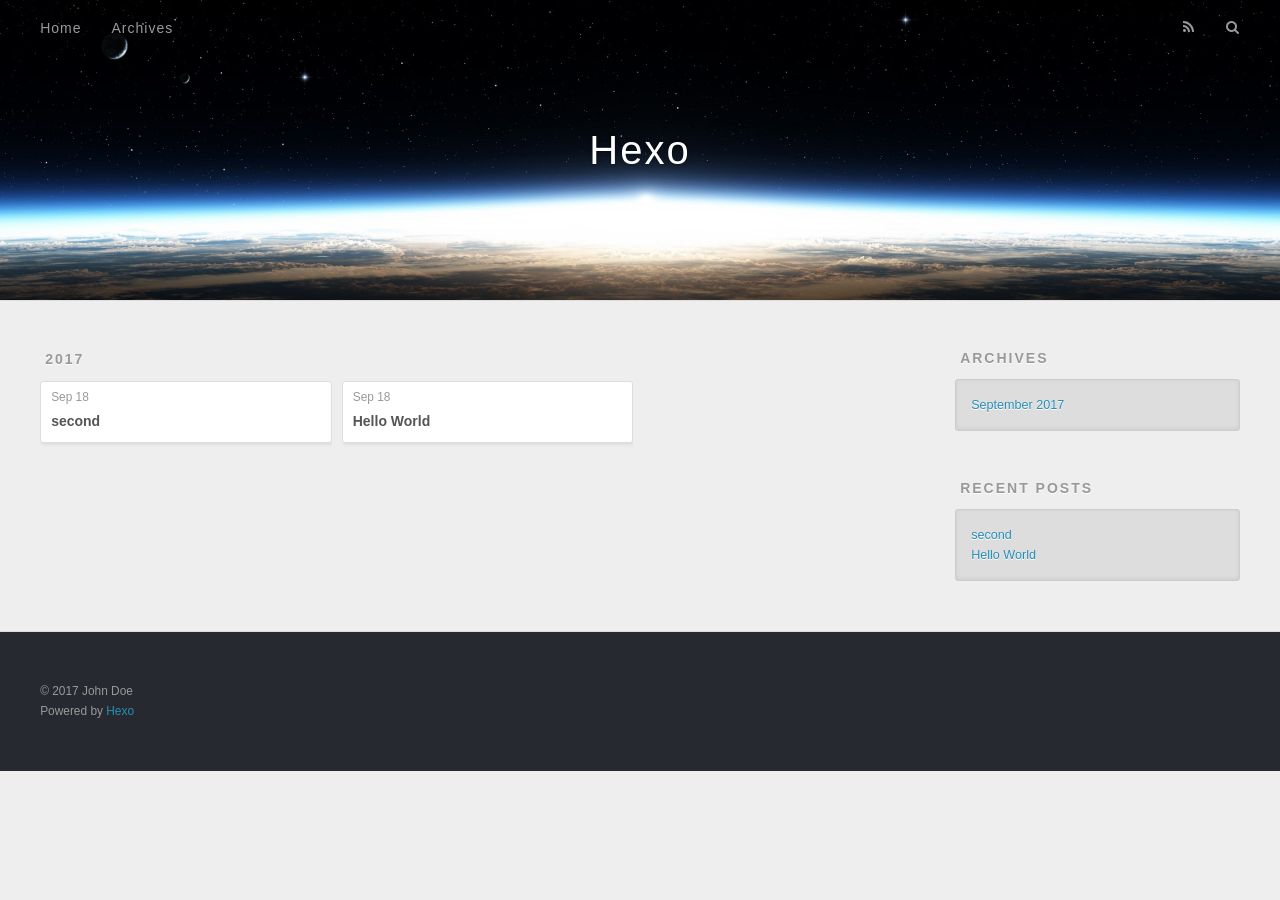
<file: archives/2017/index.html>
<!DOCTYPE html>
<html>
<head>
  <meta charset="utf-8">
  
  <title>Archives: 2017 | Hexo</title>
  <meta name="viewport" content="width=device-width, initial-scale=1, maximum-scale=1">
  <meta property="og:type" content="website">
<meta property="og:title" content="Hexo">
<meta property="og:url" content="http://yoursite.com/archives/2017/index.html">
<meta property="og:site_name" content="Hexo">
<meta name="twitter:card" content="summary">
<meta name="twitter:title" content="Hexo">
  
    <link rel="alternate" href="/atom.xml" title="Hexo" type="application/atom+xml">
  
  
    <link rel="icon" href="/favicon.png">
  
  
    <link href="//fonts.googleapis.com/css?family=Source+Code+Pro" rel="stylesheet" type="text/css">
  
  <link rel="stylesheet" href="/css/style.css">
  

</head>

<body>
  <div id="container">
    <div id="wrap">
      <header id="header">
  <div id="banner"></div>
  <div id="header-outer" class="outer">
    <div id="header-title" class="inner">
      <h1 id="logo-wrap">
        <a href="/" id="logo">Hexo</a>
      </h1>
      
    </div>
    <div id="header-inner" class="inner">
      <nav id="main-nav">
        <a id="main-nav-toggle" class="nav-icon"></a>
        
          <a class="main-nav-link" href="/">Home</a>
        
          <a class="main-nav-link" href="/archives">Archives</a>
        
      </nav>
      <nav id="sub-nav">
        
          <a id="nav-rss-link" class="nav-icon" href="/atom.xml" title="RSS Feed"></a>
        
        <a id="nav-search-btn" class="nav-icon" title="Search"></a>
      </nav>
      <div id="search-form-wrap">
        <form action="//google.com/search" method="get" accept-charset="UTF-8" class="search-form"><input type="search" name="q" class="search-form-input" placeholder="Search"><button type="submit" class="search-form-submit">&#xF002;</button><input type="hidden" name="sitesearch" value="http://yoursite.com"></form>
      </div>
    </div>
  </div>
</header>
      <div class="outer">
        <section id="main">
  
  
    
    
      
      
      <section class="archives-wrap">
        <div class="archive-year-wrap">
          <a href="/archives/2017" class="archive-year">2017</a>
        </div>
        <div class="archives">
    
    <article class="archive-article archive-type-post">
  <div class="archive-article-inner">
    <header class="archive-article-header">
      <a href="/2017/09/18/second/" class="archive-article-date">
  <time datetime="2017-09-18T04:06:02.000Z" itemprop="datePublished">Sep 18</time>
</a>
      
  
    <h1 itemprop="name">
      <a class="archive-article-title" href="/2017/09/18/second/">second</a>
    </h1>
  

    </header>
  </div>
</article>
  
    
    
    <article class="archive-article archive-type-post">
  <div class="archive-article-inner">
    <header class="archive-article-header">
      <a href="/2017/09/18/hello-world/" class="archive-article-date">
  <time datetime="2017-09-18T03:57:22.000Z" itemprop="datePublished">Sep 18</time>
</a>
      
  
    <h1 itemprop="name">
      <a class="archive-article-title" href="/2017/09/18/hello-world/">Hello World</a>
    </h1>
  

    </header>
  </div>
</article>
  
  
    </div></section>
  

</section>
        
          <aside id="sidebar">
  
    

  
    

  
    
  
    
  <div class="widget-wrap">
    <h3 class="widget-title">Archives</h3>
    <div class="widget">
      <ul class="archive-list"><li class="archive-list-item"><a class="archive-list-link" href="/archives/2017/09/">September 2017</a></li></ul>
    </div>
  </div>


  
    
  <div class="widget-wrap">
    <h3 class="widget-title">Recent Posts</h3>
    <div class="widget">
      <ul>
        
          <li>
            <a href="/2017/09/18/second/">second</a>
          </li>
        
          <li>
            <a href="/2017/09/18/hello-world/">Hello World</a>
          </li>
        
      </ul>
    </div>
  </div>

  
</aside>
        
      </div>
      <footer id="footer">
  
  <div class="outer">
    <div id="footer-info" class="inner">
      &copy; 2017 John Doe<br>
      Powered by <a href="http://hexo.io/" target="_blank">Hexo</a>
    </div>
  </div>
</footer>
    </div>
    <nav id="mobile-nav">
  
    <a href="/" class="mobile-nav-link">Home</a>
  
    <a href="/archives" class="mobile-nav-link">Archives</a>
  
</nav>
    

<script src="//ajax.googleapis.com/ajax/libs/jquery/2.0.3/jquery.min.js"></script>


  <link rel="stylesheet" href="/fancybox/jquery.fancybox.css">
  <script src="/fancybox/jquery.fancybox.pack.js"></script>


<script src="/js/script.js"></script>

  </div>
</body>
</html>
</file>
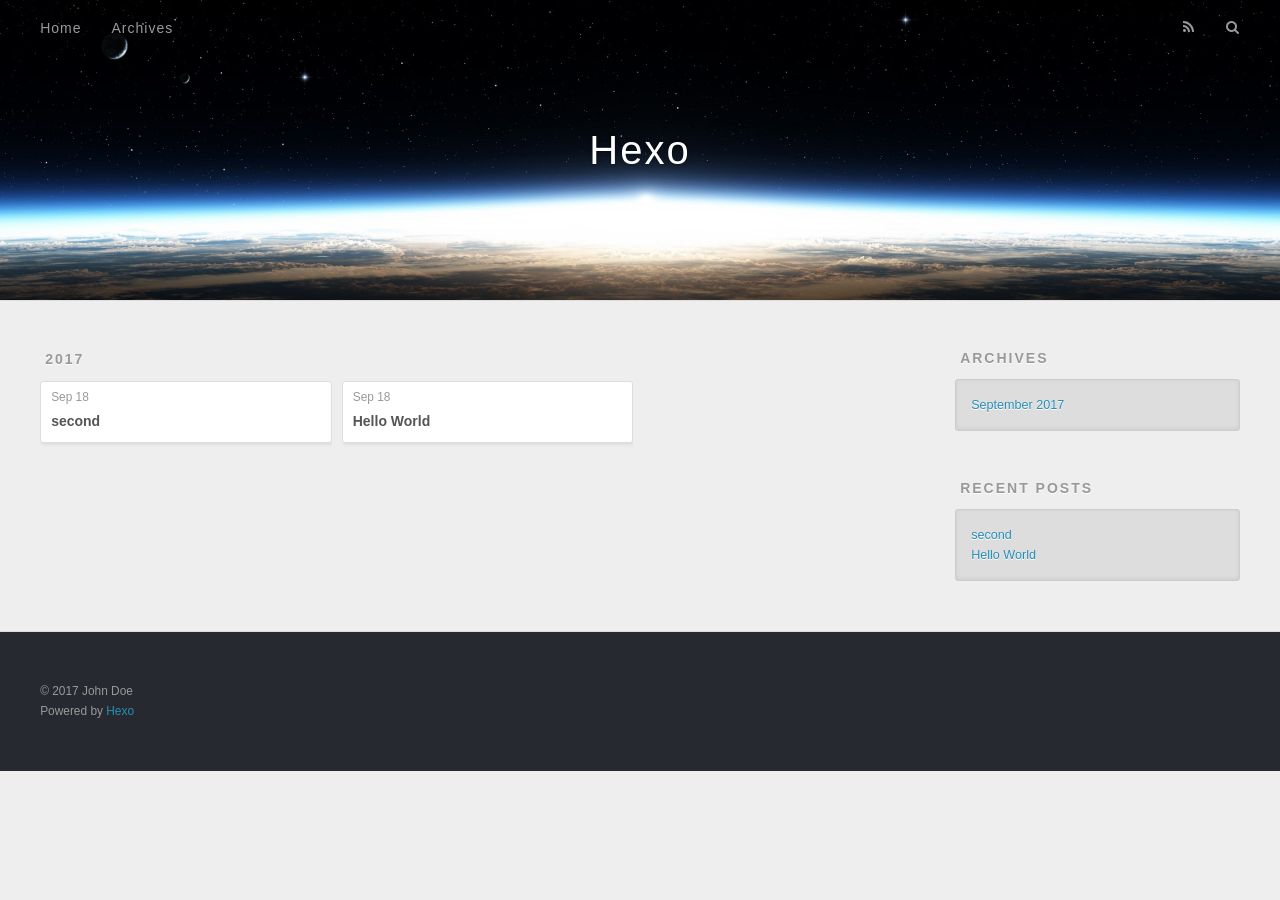
<file: archives/2017/09/index.html>
<!DOCTYPE html>
<html>
<head>
  <meta charset="utf-8">
  
  <title>Archives: 2017/9 | Hexo</title>
  <meta name="viewport" content="width=device-width, initial-scale=1, maximum-scale=1">
  <meta property="og:type" content="website">
<meta property="og:title" content="Hexo">
<meta property="og:url" content="http://yoursite.com/archives/2017/09/index.html">
<meta property="og:site_name" content="Hexo">
<meta name="twitter:card" content="summary">
<meta name="twitter:title" content="Hexo">
  
    <link rel="alternate" href="/atom.xml" title="Hexo" type="application/atom+xml">
  
  
    <link rel="icon" href="/favicon.png">
  
  
    <link href="//fonts.googleapis.com/css?family=Source+Code+Pro" rel="stylesheet" type="text/css">
  
  <link rel="stylesheet" href="/css/style.css">
  

</head>

<body>
  <div id="container">
    <div id="wrap">
      <header id="header">
  <div id="banner"></div>
  <div id="header-outer" class="outer">
    <div id="header-title" class="inner">
      <h1 id="logo-wrap">
        <a href="/" id="logo">Hexo</a>
      </h1>
      
    </div>
    <div id="header-inner" class="inner">
      <nav id="main-nav">
        <a id="main-nav-toggle" class="nav-icon"></a>
        
          <a class="main-nav-link" href="/">Home</a>
        
          <a class="main-nav-link" href="/archives">Archives</a>
        
      </nav>
      <nav id="sub-nav">
        
          <a id="nav-rss-link" class="nav-icon" href="/atom.xml" title="RSS Feed"></a>
        
        <a id="nav-search-btn" class="nav-icon" title="Search"></a>
      </nav>
      <div id="search-form-wrap">
        <form action="//google.com/search" method="get" accept-charset="UTF-8" class="search-form"><input type="search" name="q" class="search-form-input" placeholder="Search"><button type="submit" class="search-form-submit">&#xF002;</button><input type="hidden" name="sitesearch" value="http://yoursite.com"></form>
      </div>
    </div>
  </div>
</header>
      <div class="outer">
        <section id="main">
  
  
    
    
      
      
      <section class="archives-wrap">
        <div class="archive-year-wrap">
          <a href="/archives/2017" class="archive-year">2017</a>
        </div>
        <div class="archives">
    
    <article class="archive-article archive-type-post">
  <div class="archive-article-inner">
    <header class="archive-article-header">
      <a href="/2017/09/18/second/" class="archive-article-date">
  <time datetime="2017-09-18T04:06:02.000Z" itemprop="datePublished">Sep 18</time>
</a>
      
  
    <h1 itemprop="name">
      <a class="archive-article-title" href="/2017/09/18/second/">second</a>
    </h1>
  

    </header>
  </div>
</article>
  
    
    
    <article class="archive-article archive-type-post">
  <div class="archive-article-inner">
    <header class="archive-article-header">
      <a href="/2017/09/18/hello-world/" class="archive-article-date">
  <time datetime="2017-09-18T03:57:22.000Z" itemprop="datePublished">Sep 18</time>
</a>
      
  
    <h1 itemprop="name">
      <a class="archive-article-title" href="/2017/09/18/hello-world/">Hello World</a>
    </h1>
  

    </header>
  </div>
</article>
  
  
    </div></section>
  

</section>
        
          <aside id="sidebar">
  
    

  
    

  
    
  
    
  <div class="widget-wrap">
    <h3 class="widget-title">Archives</h3>
    <div class="widget">
      <ul class="archive-list"><li class="archive-list-item"><a class="archive-list-link" href="/archives/2017/09/">September 2017</a></li></ul>
    </div>
  </div>


  
    
  <div class="widget-wrap">
    <h3 class="widget-title">Recent Posts</h3>
    <div class="widget">
      <ul>
        
          <li>
            <a href="/2017/09/18/second/">second</a>
          </li>
        
          <li>
            <a href="/2017/09/18/hello-world/">Hello World</a>
          </li>
        
      </ul>
    </div>
  </div>

  
</aside>
        
      </div>
      <footer id="footer">
  
  <div class="outer">
    <div id="footer-info" class="inner">
      &copy; 2017 John Doe<br>
      Powered by <a href="http://hexo.io/" target="_blank">Hexo</a>
    </div>
  </div>
</footer>
    </div>
    <nav id="mobile-nav">
  
    <a href="/" class="mobile-nav-link">Home</a>
  
    <a href="/archives" class="mobile-nav-link">Archives</a>
  
</nav>
    

<script src="//ajax.googleapis.com/ajax/libs/jquery/2.0.3/jquery.min.js"></script>


  <link rel="stylesheet" href="/fancybox/jquery.fancybox.css">
  <script src="/fancybox/jquery.fancybox.pack.js"></script>


<script src="/js/script.js"></script>

  </div>
</body>
</html>
</file>
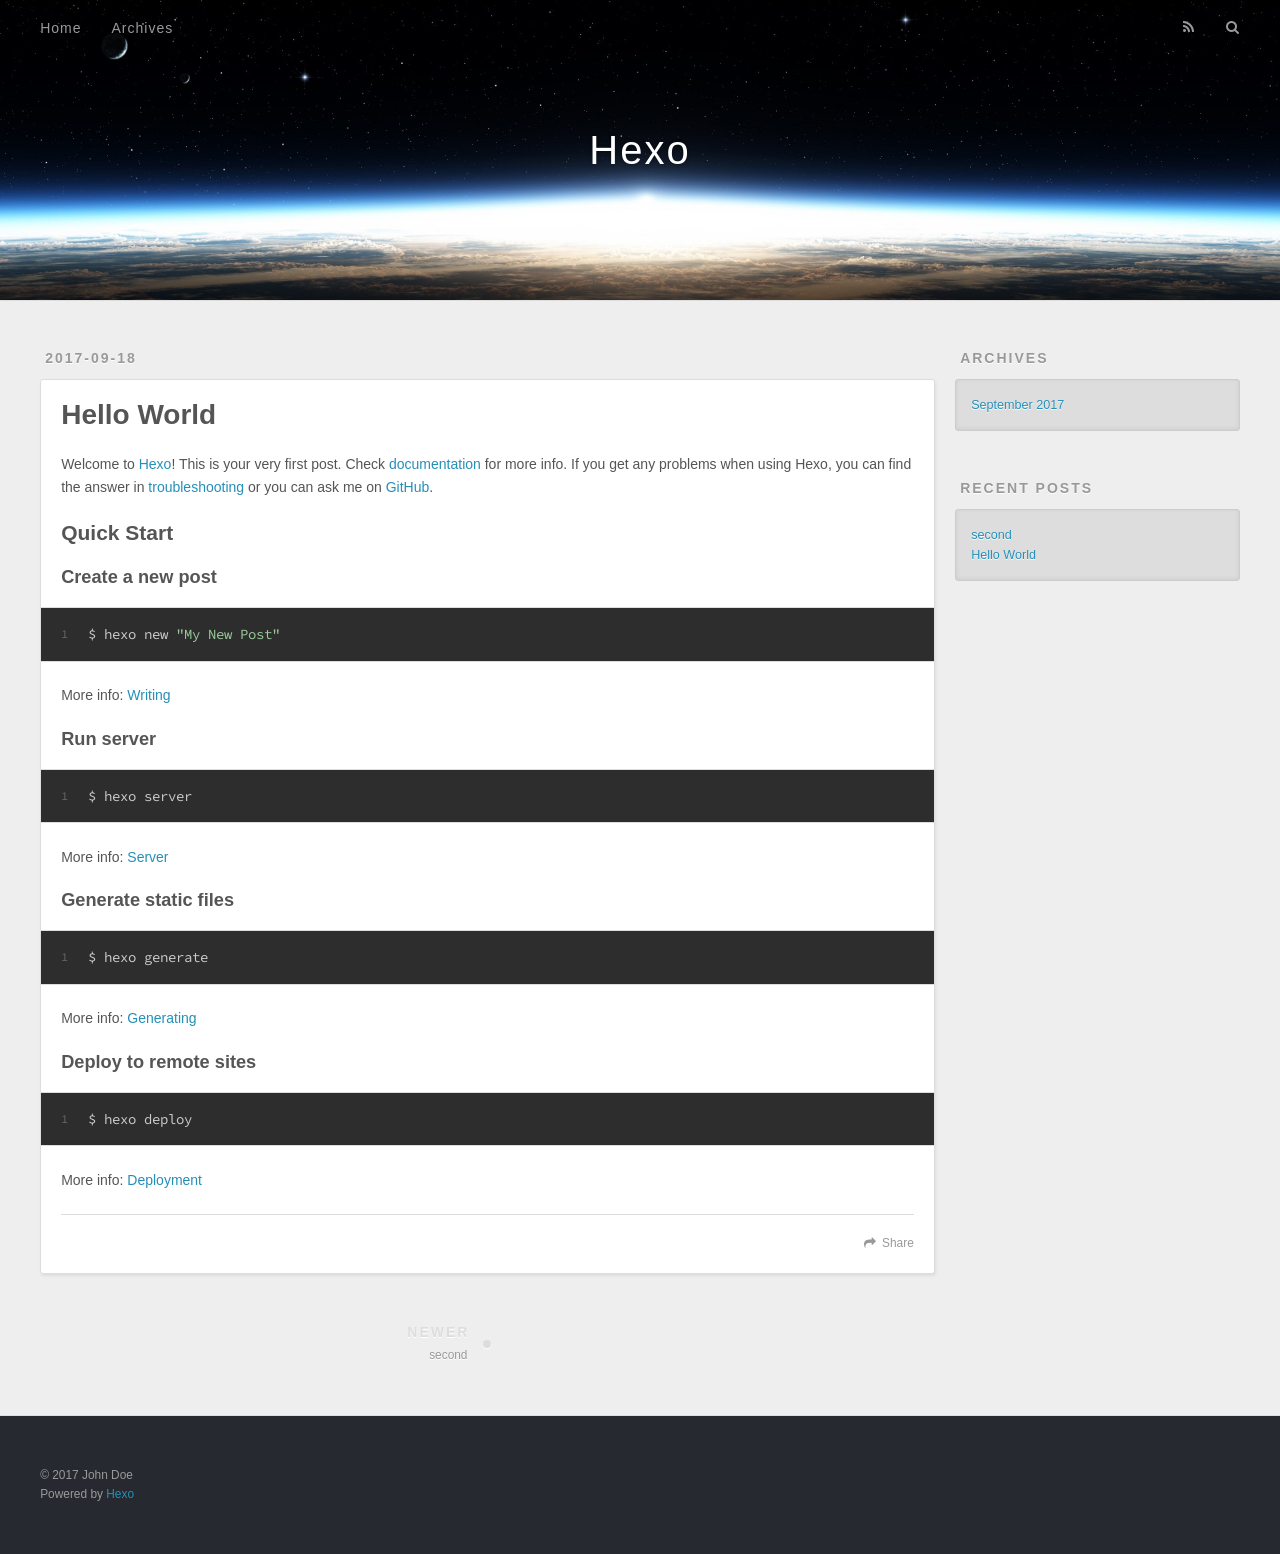
<file: 2017/09/18/hello-world/index.html>
<!DOCTYPE html>
<html>
<head>
  <meta charset="utf-8">
  
  <title>Hello World | Hexo</title>
  <meta name="viewport" content="width=device-width, initial-scale=1, maximum-scale=1">
  <meta name="description" content="Welcome to Hexo! This is your very first post. Check documentation for more info. If you get any problems when using Hexo, you can find the answer in troubleshooting or you can ask me on GitHub. Quick">
<meta property="og:type" content="article">
<meta property="og:title" content="Hello World">
<meta property="og:url" content="http://yoursite.com/2017/09/18/hello-world/index.html">
<meta property="og:site_name" content="Hexo">
<meta property="og:description" content="Welcome to Hexo! This is your very first post. Check documentation for more info. If you get any problems when using Hexo, you can find the answer in troubleshooting or you can ask me on GitHub. Quick">
<meta property="og:updated_time" content="2017-09-18T03:57:22.000Z">
<meta name="twitter:card" content="summary">
<meta name="twitter:title" content="Hello World">
<meta name="twitter:description" content="Welcome to Hexo! This is your very first post. Check documentation for more info. If you get any problems when using Hexo, you can find the answer in troubleshooting or you can ask me on GitHub. Quick">
  
    <link rel="alternate" href="/atom.xml" title="Hexo" type="application/atom+xml">
  
  
    <link rel="icon" href="/favicon.png">
  
  
    <link href="//fonts.googleapis.com/css?family=Source+Code+Pro" rel="stylesheet" type="text/css">
  
  <link rel="stylesheet" href="/css/style.css">
  

</head>

<body>
  <div id="container">
    <div id="wrap">
      <header id="header">
  <div id="banner"></div>
  <div id="header-outer" class="outer">
    <div id="header-title" class="inner">
      <h1 id="logo-wrap">
        <a href="/" id="logo">Hexo</a>
      </h1>
      
    </div>
    <div id="header-inner" class="inner">
      <nav id="main-nav">
        <a id="main-nav-toggle" class="nav-icon"></a>
        
          <a class="main-nav-link" href="/">Home</a>
        
          <a class="main-nav-link" href="/archives">Archives</a>
        
      </nav>
      <nav id="sub-nav">
        
          <a id="nav-rss-link" class="nav-icon" href="/atom.xml" title="RSS Feed"></a>
        
        <a id="nav-search-btn" class="nav-icon" title="Search"></a>
      </nav>
      <div id="search-form-wrap">
        <form action="//google.com/search" method="get" accept-charset="UTF-8" class="search-form"><input type="search" name="q" class="search-form-input" placeholder="Search"><button type="submit" class="search-form-submit">&#xF002;</button><input type="hidden" name="sitesearch" value="http://yoursite.com"></form>
      </div>
    </div>
  </div>
</header>
      <div class="outer">
        <section id="main"><article id="post-hello-world" class="article article-type-post" itemscope itemprop="blogPost">
  <div class="article-meta">
    <a href="/2017/09/18/hello-world/" class="article-date">
  <time datetime="2017-09-18T03:57:22.000Z" itemprop="datePublished">2017-09-18</time>
</a>
    
  </div>
  <div class="article-inner">
    
    
      <header class="article-header">
        
  
    <h1 class="article-title" itemprop="name">
      Hello World
    </h1>
  

      </header>
    
    <div class="article-entry" itemprop="articleBody">
      
        <p>Welcome to <a href="https://hexo.io/" target="_blank" rel="external">Hexo</a>! This is your very first post. Check <a href="https://hexo.io/docs/" target="_blank" rel="external">documentation</a> for more info. If you get any problems when using Hexo, you can find the answer in <a href="https://hexo.io/docs/troubleshooting.html" target="_blank" rel="external">troubleshooting</a> or you can ask me on <a href="https://github.com/hexojs/hexo/issues" target="_blank" rel="external">GitHub</a>.</p>
<h2 id="Quick-Start"><a href="#Quick-Start" class="headerlink" title="Quick Start"></a>Quick Start</h2><h3 id="Create-a-new-post"><a href="#Create-a-new-post" class="headerlink" title="Create a new post"></a>Create a new post</h3><figure class="highlight bash"><table><tr><td class="gutter"><pre><div class="line">1</div></pre></td><td class="code"><pre><div class="line">$ hexo new <span class="string">"My New Post"</span></div></pre></td></tr></table></figure>
<p>More info: <a href="https://hexo.io/docs/writing.html" target="_blank" rel="external">Writing</a></p>
<h3 id="Run-server"><a href="#Run-server" class="headerlink" title="Run server"></a>Run server</h3><figure class="highlight bash"><table><tr><td class="gutter"><pre><div class="line">1</div></pre></td><td class="code"><pre><div class="line">$ hexo server</div></pre></td></tr></table></figure>
<p>More info: <a href="https://hexo.io/docs/server.html" target="_blank" rel="external">Server</a></p>
<h3 id="Generate-static-files"><a href="#Generate-static-files" class="headerlink" title="Generate static files"></a>Generate static files</h3><figure class="highlight bash"><table><tr><td class="gutter"><pre><div class="line">1</div></pre></td><td class="code"><pre><div class="line">$ hexo generate</div></pre></td></tr></table></figure>
<p>More info: <a href="https://hexo.io/docs/generating.html" target="_blank" rel="external">Generating</a></p>
<h3 id="Deploy-to-remote-sites"><a href="#Deploy-to-remote-sites" class="headerlink" title="Deploy to remote sites"></a>Deploy to remote sites</h3><figure class="highlight bash"><table><tr><td class="gutter"><pre><div class="line">1</div></pre></td><td class="code"><pre><div class="line">$ hexo deploy</div></pre></td></tr></table></figure>
<p>More info: <a href="https://hexo.io/docs/deployment.html" target="_blank" rel="external">Deployment</a></p>

      
    </div>
    <footer class="article-footer">
      <a data-url="http://yoursite.com/2017/09/18/hello-world/" data-id="cj7pnkppz0000fauisrurksok" class="article-share-link">Share</a>
      
      
    </footer>
  </div>
  
    
<nav id="article-nav">
  
    <a href="/2017/09/18/second/" id="article-nav-newer" class="article-nav-link-wrap">
      <strong class="article-nav-caption">Newer</strong>
      <div class="article-nav-title">
        
          second
        
      </div>
    </a>
  
  
</nav>

  
</article>

</section>
        
          <aside id="sidebar">
  
    

  
    

  
    
  
    
  <div class="widget-wrap">
    <h3 class="widget-title">Archives</h3>
    <div class="widget">
      <ul class="archive-list"><li class="archive-list-item"><a class="archive-list-link" href="/archives/2017/09/">September 2017</a></li></ul>
    </div>
  </div>


  
    
  <div class="widget-wrap">
    <h3 class="widget-title">Recent Posts</h3>
    <div class="widget">
      <ul>
        
          <li>
            <a href="/2017/09/18/second/">second</a>
          </li>
        
          <li>
            <a href="/2017/09/18/hello-world/">Hello World</a>
          </li>
        
      </ul>
    </div>
  </div>

  
</aside>
        
      </div>
      <footer id="footer">
  
  <div class="outer">
    <div id="footer-info" class="inner">
      &copy; 2017 John Doe<br>
      Powered by <a href="http://hexo.io/" target="_blank">Hexo</a>
    </div>
  </div>
</footer>
    </div>
    <nav id="mobile-nav">
  
    <a href="/" class="mobile-nav-link">Home</a>
  
    <a href="/archives" class="mobile-nav-link">Archives</a>
  
</nav>
    

<script src="//ajax.googleapis.com/ajax/libs/jquery/2.0.3/jquery.min.js"></script>


  <link rel="stylesheet" href="/fancybox/jquery.fancybox.css">
  <script src="/fancybox/jquery.fancybox.pack.js"></script>


<script src="/js/script.js"></script>

  </div>
</body>
</html>
</file>
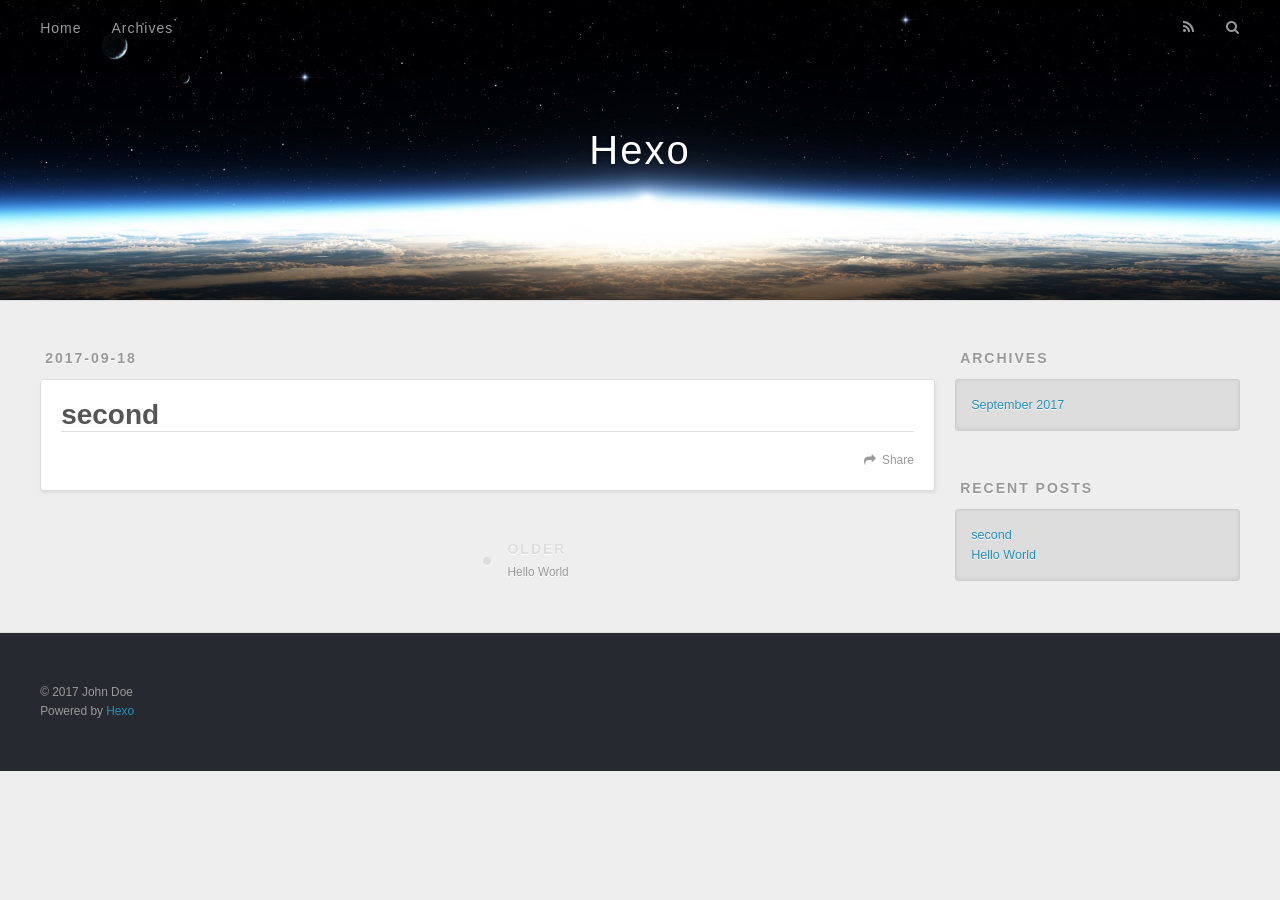
<file: 2017/09/18/second/index.html>
<!DOCTYPE html>
<html>
<head>
  <meta charset="utf-8">
  
  <title>second | Hexo</title>
  <meta name="viewport" content="width=device-width, initial-scale=1, maximum-scale=1">
  <meta property="og:type" content="article">
<meta property="og:title" content="second">
<meta property="og:url" content="http://yoursite.com/2017/09/18/second/index.html">
<meta property="og:site_name" content="Hexo">
<meta property="og:updated_time" content="2017-09-18T04:06:02.000Z">
<meta name="twitter:card" content="summary">
<meta name="twitter:title" content="second">
  
    <link rel="alternate" href="/atom.xml" title="Hexo" type="application/atom+xml">
  
  
    <link rel="icon" href="/favicon.png">
  
  
    <link href="//fonts.googleapis.com/css?family=Source+Code+Pro" rel="stylesheet" type="text/css">
  
  <link rel="stylesheet" href="/css/style.css">
  

</head>

<body>
  <div id="container">
    <div id="wrap">
      <header id="header">
  <div id="banner"></div>
  <div id="header-outer" class="outer">
    <div id="header-title" class="inner">
      <h1 id="logo-wrap">
        <a href="/" id="logo">Hexo</a>
      </h1>
      
    </div>
    <div id="header-inner" class="inner">
      <nav id="main-nav">
        <a id="main-nav-toggle" class="nav-icon"></a>
        
          <a class="main-nav-link" href="/">Home</a>
        
          <a class="main-nav-link" href="/archives">Archives</a>
        
      </nav>
      <nav id="sub-nav">
        
          <a id="nav-rss-link" class="nav-icon" href="/atom.xml" title="RSS Feed"></a>
        
        <a id="nav-search-btn" class="nav-icon" title="Search"></a>
      </nav>
      <div id="search-form-wrap">
        <form action="//google.com/search" method="get" accept-charset="UTF-8" class="search-form"><input type="search" name="q" class="search-form-input" placeholder="Search"><button type="submit" class="search-form-submit">&#xF002;</button><input type="hidden" name="sitesearch" value="http://yoursite.com"></form>
      </div>
    </div>
  </div>
</header>
      <div class="outer">
        <section id="main"><article id="post-second" class="article article-type-post" itemscope itemprop="blogPost">
  <div class="article-meta">
    <a href="/2017/09/18/second/" class="article-date">
  <time datetime="2017-09-18T04:06:02.000Z" itemprop="datePublished">2017-09-18</time>
</a>
    
  </div>
  <div class="article-inner">
    
    
      <header class="article-header">
        
  
    <h1 class="article-title" itemprop="name">
      second
    </h1>
  

      </header>
    
    <div class="article-entry" itemprop="articleBody">
      
        
      
    </div>
    <footer class="article-footer">
      <a data-url="http://yoursite.com/2017/09/18/second/" data-id="cj7pnkpq30001fauibintxg5v" class="article-share-link">Share</a>
      
      
    </footer>
  </div>
  
    
<nav id="article-nav">
  
  
    <a href="/2017/09/18/hello-world/" id="article-nav-older" class="article-nav-link-wrap">
      <strong class="article-nav-caption">Older</strong>
      <div class="article-nav-title">Hello World</div>
    </a>
  
</nav>

  
</article>

</section>
        
          <aside id="sidebar">
  
    

  
    

  
    
  
    
  <div class="widget-wrap">
    <h3 class="widget-title">Archives</h3>
    <div class="widget">
      <ul class="archive-list"><li class="archive-list-item"><a class="archive-list-link" href="/archives/2017/09/">September 2017</a></li></ul>
    </div>
  </div>


  
    
  <div class="widget-wrap">
    <h3 class="widget-title">Recent Posts</h3>
    <div class="widget">
      <ul>
        
          <li>
            <a href="/2017/09/18/second/">second</a>
          </li>
        
          <li>
            <a href="/2017/09/18/hello-world/">Hello World</a>
          </li>
        
      </ul>
    </div>
  </div>

  
</aside>
        
      </div>
      <footer id="footer">
  
  <div class="outer">
    <div id="footer-info" class="inner">
      &copy; 2017 John Doe<br>
      Powered by <a href="http://hexo.io/" target="_blank">Hexo</a>
    </div>
  </div>
</footer>
    </div>
    <nav id="mobile-nav">
  
    <a href="/" class="mobile-nav-link">Home</a>
  
    <a href="/archives" class="mobile-nav-link">Archives</a>
  
</nav>
    

<script src="//ajax.googleapis.com/ajax/libs/jquery/2.0.3/jquery.min.js"></script>


  <link rel="stylesheet" href="/fancybox/jquery.fancybox.css">
  <script src="/fancybox/jquery.fancybox.pack.js"></script>


<script src="/js/script.js"></script>

  </div>
</body>
</html>
</file>
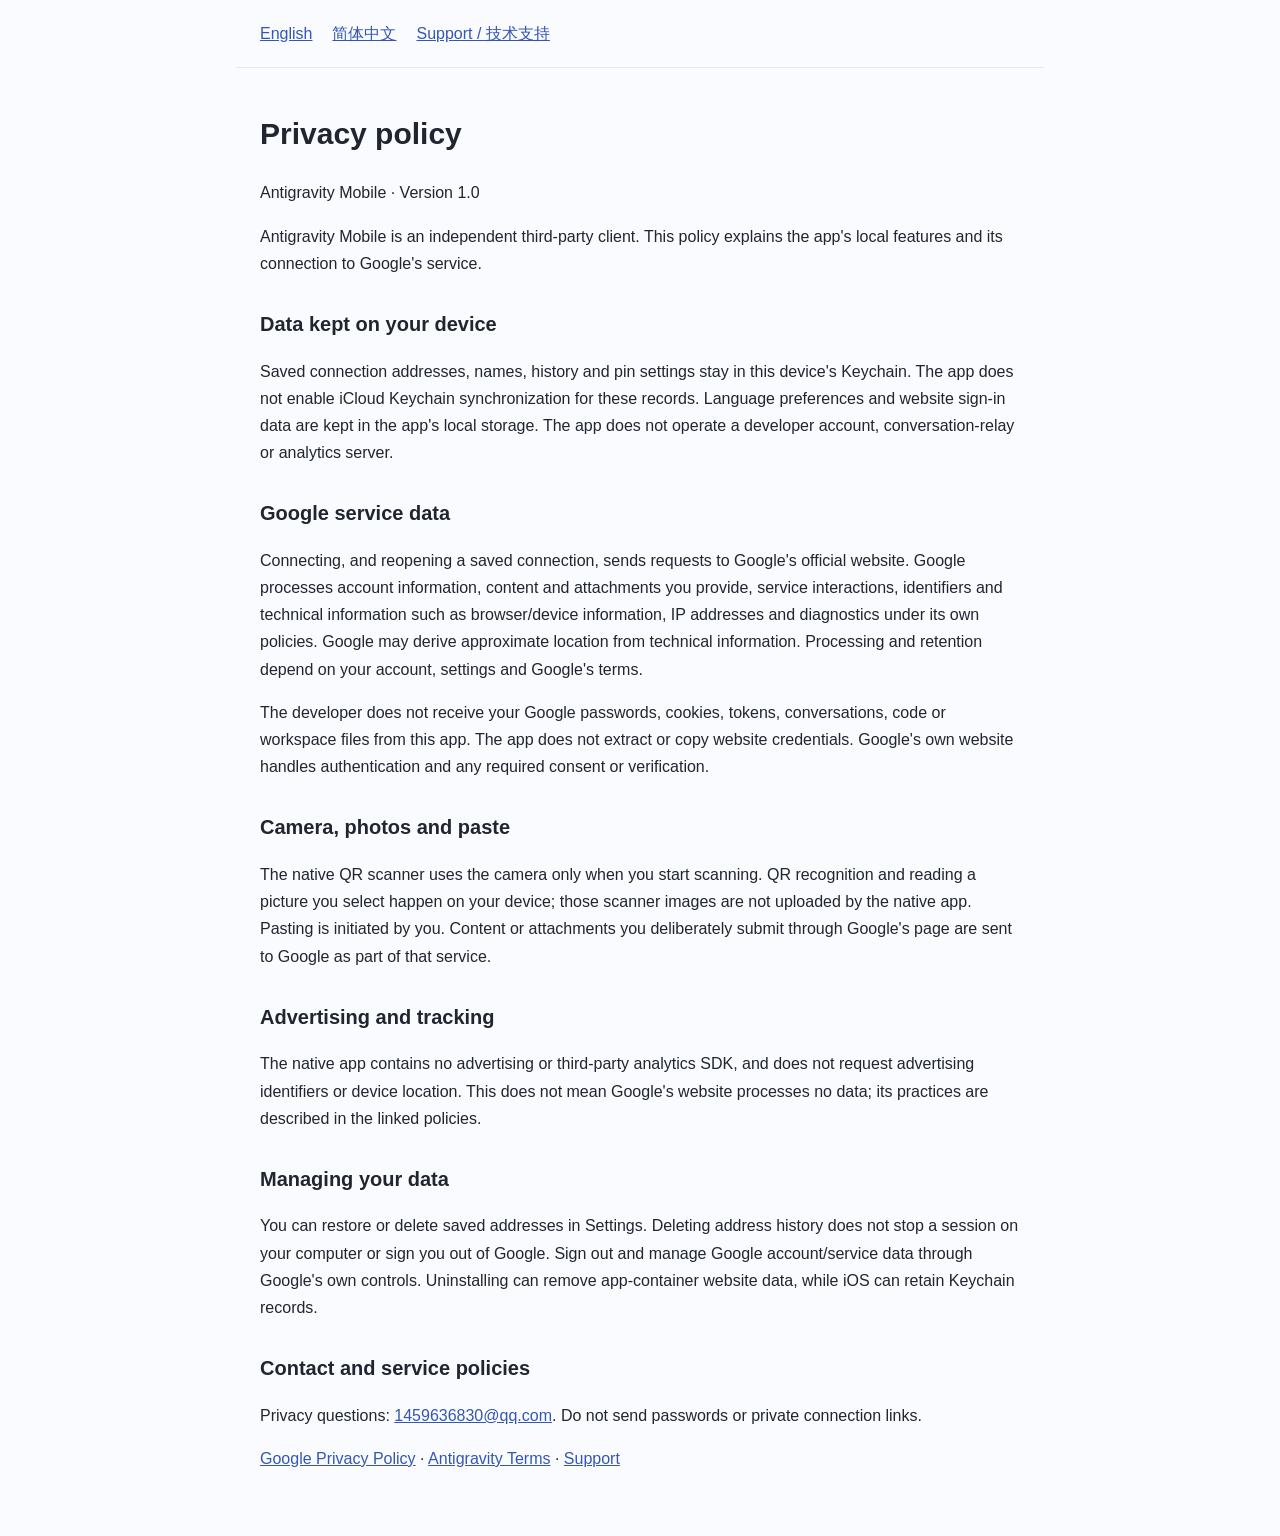
<file: AntigravityMobile/privacy.html>
<!doctype html>
<html lang="en"><head><meta charset="utf-8"><meta name="viewport" content="width=device-width,initial-scale=1"><title>Antigravity Mobile Privacy</title>
<style>body{font:16px/1.7 -apple-system,BlinkMacSystemFont,"Segoe UI",sans-serif;margin:0;color:#202530;background:#fafbfe}main,nav{max-width:760px;margin:auto;padding:20px 24px}main{padding-bottom:48px}nav{display:flex;gap:20px;border-bottom:1px solid #e4e7ed}a{color:#3456b4}h1{font-size:30px}h2{font-size:20px;margin-top:30px}html[data-lang=en] [data-lang=zh],html[data-lang=zh] [data-lang=en]{display:none}</style>
<script>const l=new URLSearchParams(location.search).get('lang');document.documentElement.dataset.lang=['en','zh'].includes(l)?l:(navigator.language.toLowerCase().startsWith('zh')?'zh':'en');document.documentElement.lang=document.documentElement.dataset.lang==='zh'?'zh-CN':'en';</script></head>
<body><nav aria-label="Language"><a href="?lang=en">English</a><a href="?lang=zh">简体中文</a><a href="index.html">Support / 技术支持</a></nav>
<main data-lang="en"><h1>Privacy policy</h1><p>Antigravity Mobile · Version 1.0</p><p>Antigravity Mobile is an independent third-party client. This policy explains the app's local features and its connection to Google's service.</p>
<h2>Data kept on your device</h2><p>Saved connection addresses, names, history and pin settings stay in this device's Keychain. The app does not enable iCloud Keychain synchronization for these records. Language preferences and website sign-in data are kept in the app's local storage. The app does not operate a developer account, conversation-relay or analytics server.</p>
<h2>Google service data</h2><p>Connecting, and reopening a saved connection, sends requests to Google's official website. Google processes account information, content and attachments you provide, service interactions, identifiers and technical information such as browser/device information, IP addresses and diagnostics under its own policies. Google may derive approximate location from technical information. Processing and retention depend on your account, settings and Google's terms.</p><p>The developer does not receive your Google passwords, cookies, tokens, conversations, code or workspace files from this app. The app does not extract or copy website credentials. Google's own website handles authentication and any required consent or verification.</p>
<h2>Camera, photos and paste</h2><p>The native QR scanner uses the camera only when you start scanning. QR recognition and reading a picture you select happen on your device; those scanner images are not uploaded by the native app. Pasting is initiated by you. Content or attachments you deliberately submit through Google's page are sent to Google as part of that service.</p>
<h2>Advertising and tracking</h2><p>The native app contains no advertising or third-party analytics SDK, and does not request advertising identifiers or device location. This does not mean Google's website processes no data; its practices are described in the linked policies.</p>
<h2>Managing your data</h2><p>You can restore or delete saved addresses in Settings. Deleting address history does not stop a session on your computer or sign you out of Google. Sign out and manage Google account/service data through Google's own controls. Uninstalling can remove app-container website data, while iOS can retain Keychain records.</p>
<h2>Contact and service policies</h2><p>Privacy questions: <a href="mailto:1459636830@qq.com?subject=Antigravity%20Mobile%20Privacy">1459636830@qq.com</a>. Do not send passwords or private connection links.</p><p><a href="https://policies.google.com/privacy">Google Privacy Policy</a> · <a href="https://antigravity.google/terms">Antigravity Terms</a> · <a href="index.html?lang=en">Support</a></p></main>
<main data-lang="zh"><h1>隐私政策</h1><p>Antigravity Mobile · 版本 1.0</p><p>Antigravity Mobile 是独立第三方客户端。本政策说明原生本机功能和连接 Google 服务时的数据处理。</p>
<h2>保存在本机的数据</h2><p>连接地址、名称、历史记录和置顶保存在仅本设备使用的钥匙串中，不启用 iCloud 钥匙串同步。语言偏好与网站登录数据保存在 App 本机存储中。开发者不运营自建账号、聊天中转或数据分析服务器。</p>
<h2>Google 服务的数据</h2><p>首次连接及自动恢复保存的连接时，会向 Google 官方网站发起请求。Google 根据自身政策处理账号信息、你提交的内容及附件、服务交互、标识符，以及浏览器/设备信息、IP 地址、诊断等技术信息，也可能据技术信息推断大致位置。具体用途和保留时间取决于账号、设置与 Google 条款。</p><p>开发者不会通过本 App 接收你的 Google 密码、Cookie、令牌、聊天、代码或工作区文件。App 不提取或复制网站凭据。登录、授权与必要的验证由 Google 页面处理。</p>
<h2>相机、照片与粘贴</h2><p>原生扫码仅在你主动操作时使用相机，二维码识别和你选择的图片在本机处理，原生 App 不上传这些扫码图片。粘贴由你主动发起。你在 Google 页面主动提交的内容或附件，会按该服务的功能发送给 Google。</p>
<h2>广告与追踪</h2><p>原生 App 不含广告或第三方分析 SDK，不请求广告标识符或设备定位。这不代表 Google 网站不处理数据；其数据规则见下方政策。</p>
<h2>管理数据</h2><p>可在设置中恢复或删除地址记录。删除地址不会停止电脑端会话或退出 Google 登录。退出账号和管理 Google 服务数据，请使用 Google 自身的设置。卸载可能删除 App 容器中的网站数据，但 iOS 可能保留钥匙串记录。</p>
<h2>联系与服务政策</h2><p>隐私问题请联系 <a href="mailto:1459636830@qq.com?subject=Antigravity%20Mobile%20Privacy">1459636830@qq.com</a>，请勿发送密码或私密连接。</p><p><a href="https://policies.google.com/privacy">Google 隐私政策</a> · <a href="https://antigravity.google/terms">Antigravity 条款</a> · <a href="index.html?lang=zh">技术支持</a></p></main></body></html>
</file>
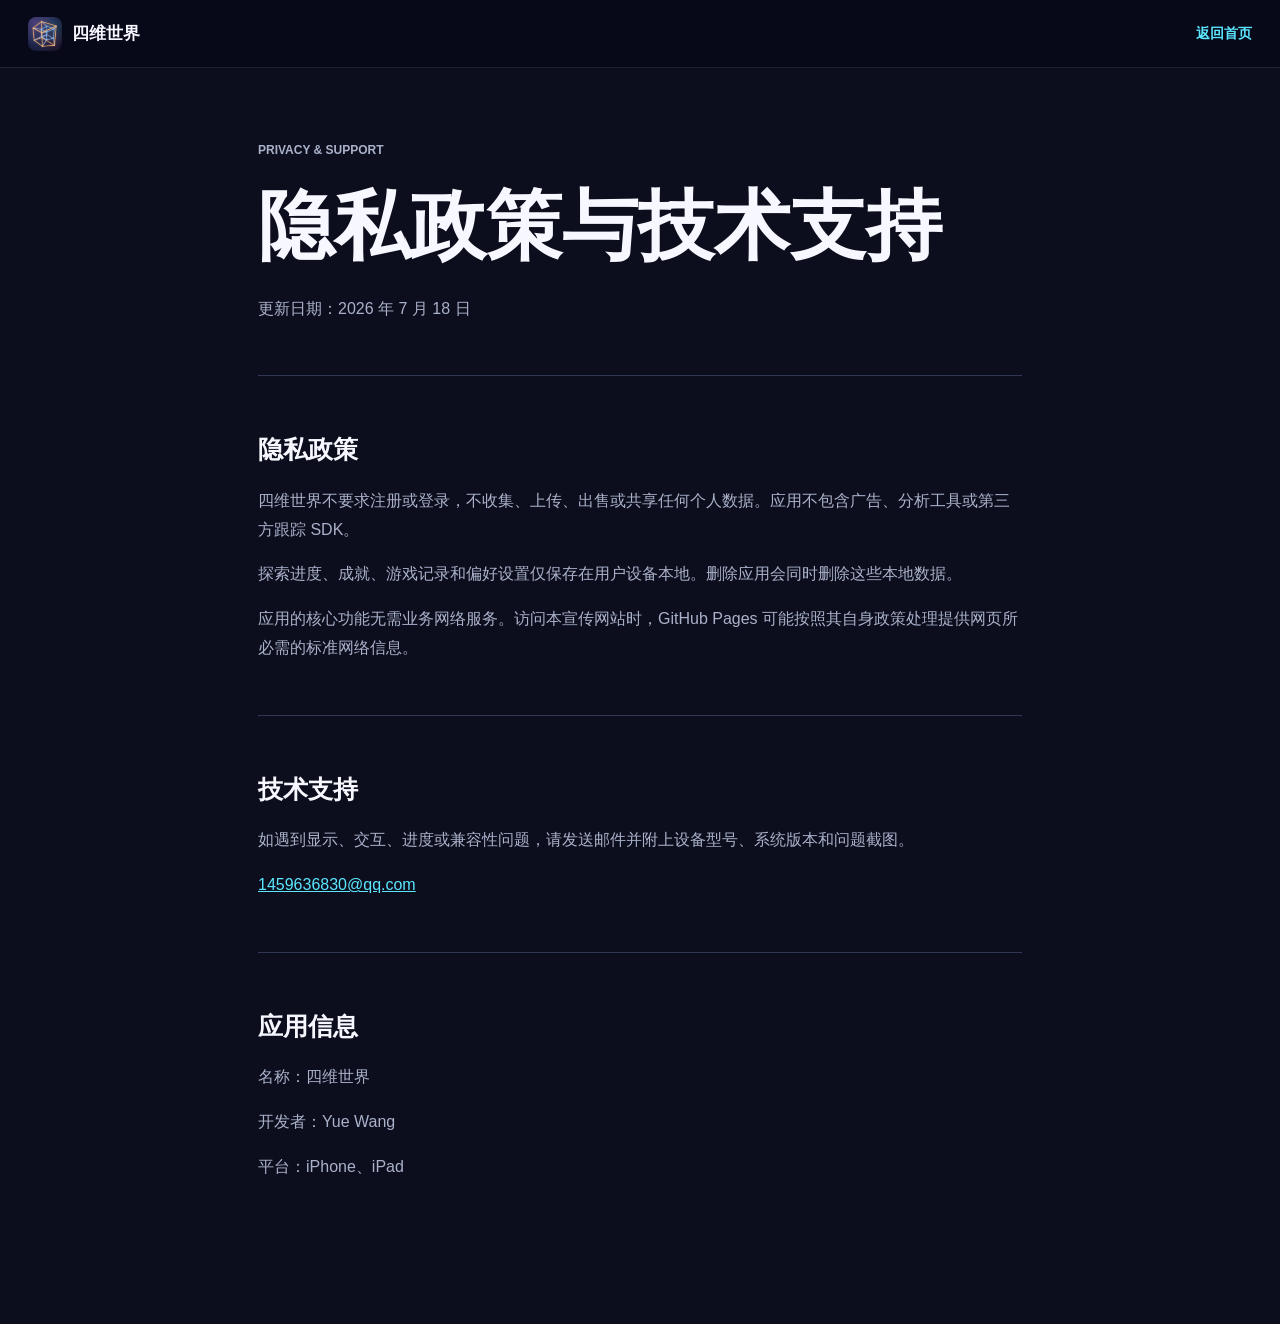
<file: FourDWorld/privacy.html>
<!doctype html>
<html lang="zh-CN">
<head>
  <meta charset="utf-8">
  <meta name="viewport" content="width=device-width, initial-scale=1">
  <meta name="theme-color" content="#080918">
  <title>隐私政策与技术支持｜四维世界</title>
  <link rel="icon" href="assets/app-icon.png">
  <link rel="stylesheet" href="styles.css">
</head>
<body class="legal-page">
  <header class="site-header">
    <a class="brand" href="index.html">
      <img src="assets/app-icon.png" alt="四维世界 App 图标">
      <span>四维世界</span>
    </a>
    <a class="header-download" href="index.html">返回首页</a>
  </header>
  <main class="legal-content">
    <p class="eyebrow">PRIVACY & SUPPORT</p>
    <h1>隐私政策与技术支持</h1>
    <p class="legal-updated">更新日期：2026 年 7 月 18 日</p>

    <section>
      <h2>隐私政策</h2>
      <p>四维世界不要求注册或登录，不收集、上传、出售或共享任何个人数据。应用不包含广告、分析工具或第三方跟踪 SDK。</p>
      <p>探索进度、成就、游戏记录和偏好设置仅保存在用户设备本地。删除应用会同时删除这些本地数据。</p>
      <p>应用的核心功能无需业务网络服务。访问本宣传网站时，GitHub Pages 可能按照其自身政策处理提供网页所必需的标准网络信息。</p>
    </section>

    <section>
      <h2>技术支持</h2>
      <p>如遇到显示、交互、进度或兼容性问题，请发送邮件并附上设备型号、系统版本和问题截图。</p>
      <p><a href="mailto:1459636830@qq.com">1459636830@qq.com</a></p>
    </section>

    <section>
      <h2>应用信息</h2>
      <p>名称：四维世界</p>
      <p>开发者：Yue Wang</p>
      <p>平台：iPhone、iPad</p>
    </section>
  </main>
</body>
</html>
</file>
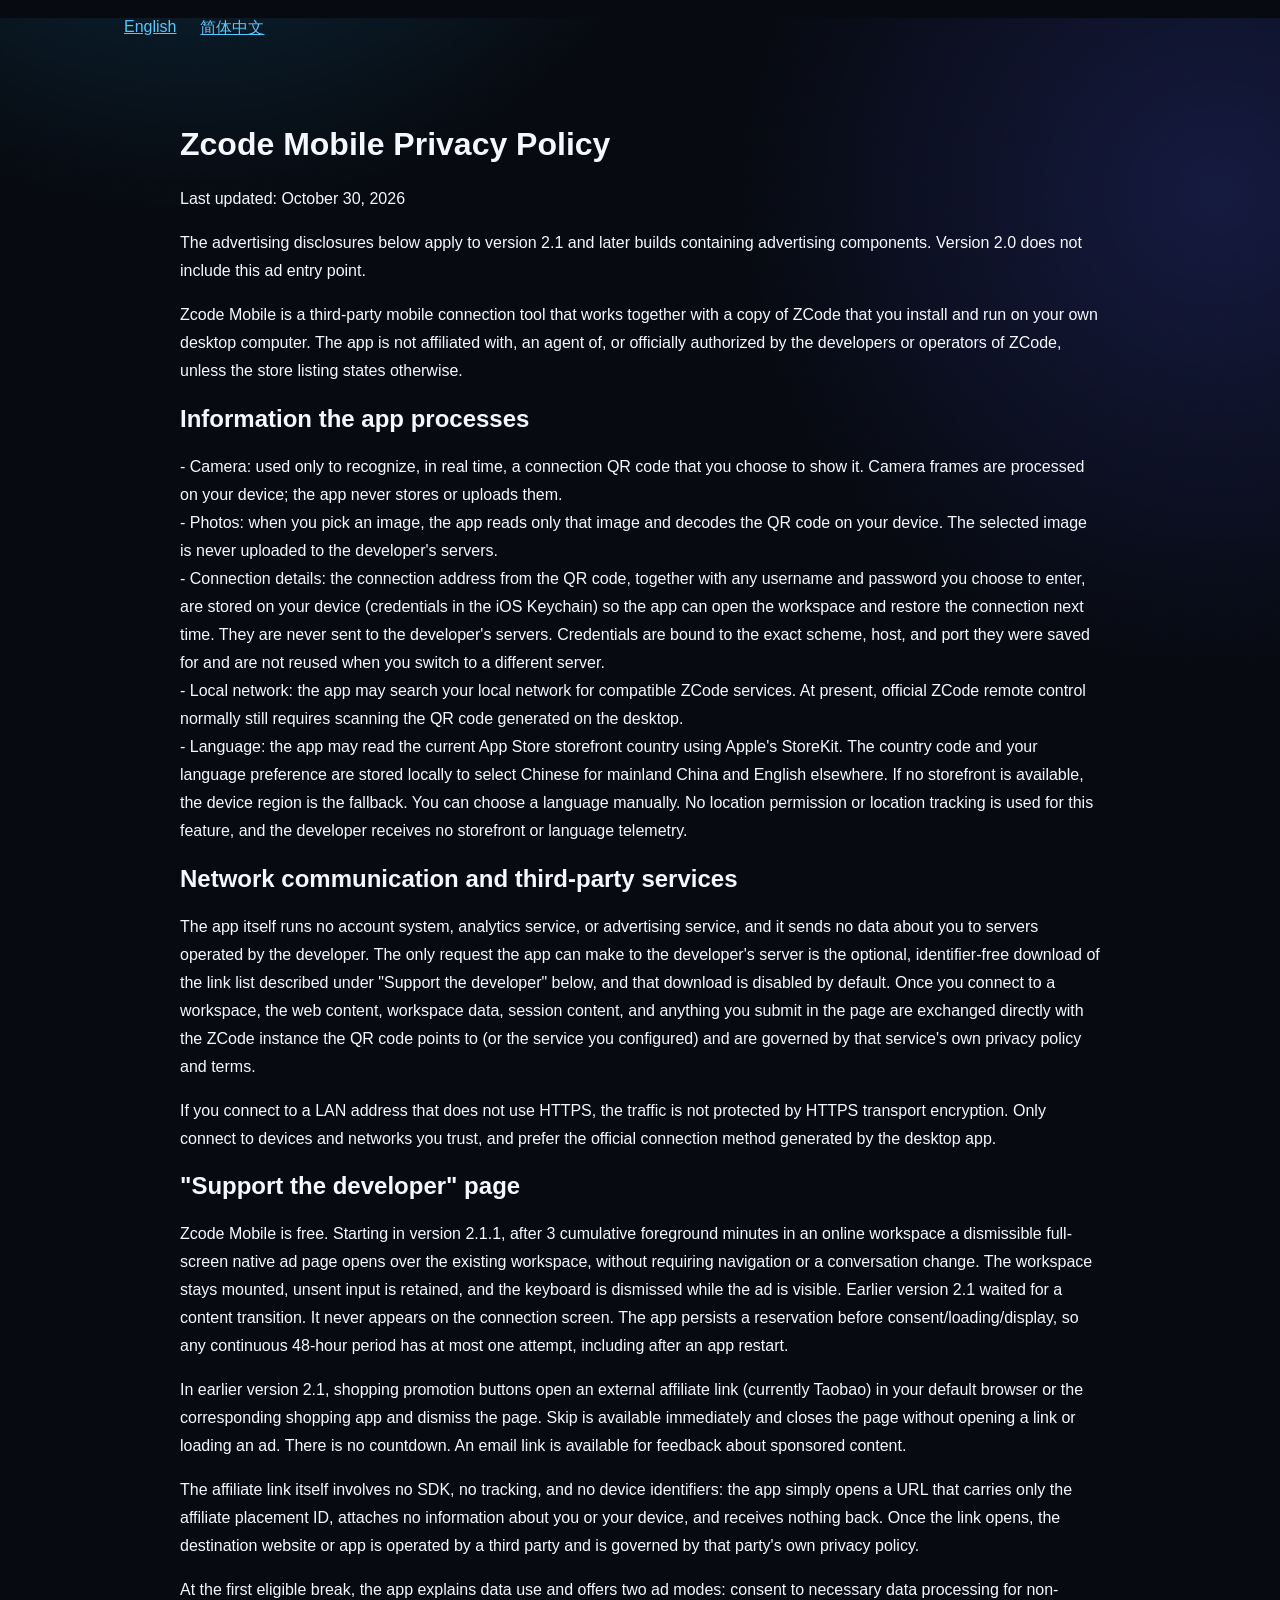
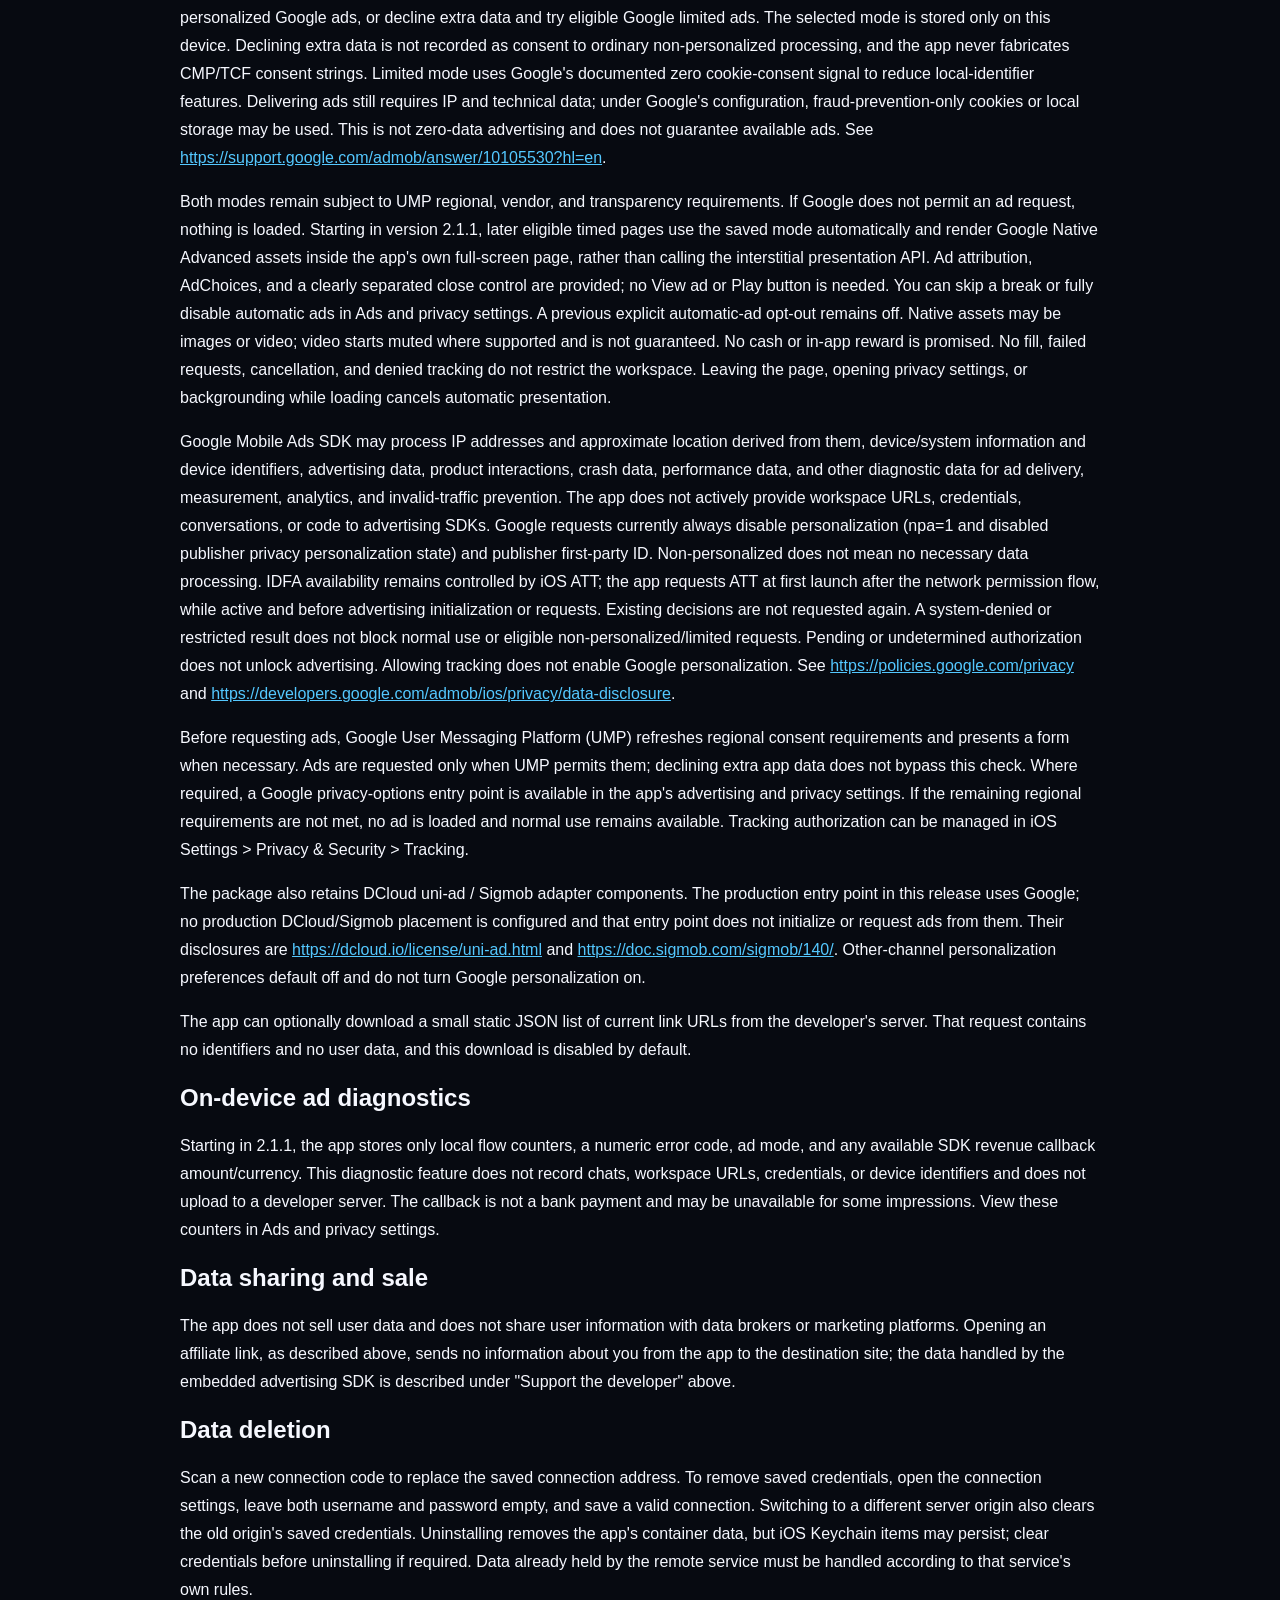
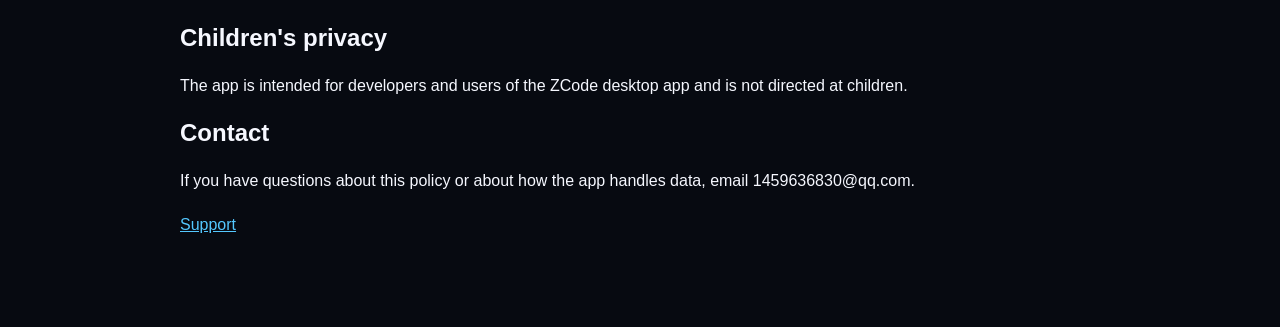
<file: ZcodeMobile/privacy.html>
<!doctype html>
<html lang="en">
<head>
  <meta charset="utf-8">
  <meta name="viewport" content="width=device-width, initial-scale=1, viewport-fit=cover">
  <meta name="description" content="Zcode Mobile 隐私政策">
  <title>Zcode Mobile 隐私政策</title>
  <link rel="stylesheet" href="styles.css">
<style>
  html[data-language="en"] [data-language="zh"], html[data-language="zh"] [data-language="en"] { display: none; }
  .language-nav { max-width: 1080px; margin: 18px auto; padding: 0 24px; display: flex; gap: 24px; }
  [data-language="en"] p { line-height: 1.75; }
</style>
<script>
  const requestedLanguage = new URLSearchParams(location.search).get('lang');
  const pageLanguage = ['zh', 'en'].includes(requestedLanguage) ? requestedLanguage : (navigator.language.toLowerCase().startsWith('zh') ? 'zh' : 'en');
  document.documentElement.dataset.language = pageLanguage;
  document.documentElement.lang = pageLanguage === 'zh' ? 'zh-CN' : 'en';
  document.title = 'Zcode Mobile · Privacy Policy';
</script>
</head>
<body>
<nav class="language-nav" aria-label="Language"><a href="?lang=en" lang="en">English</a><a href="?lang=zh" lang="zh-CN">简体中文</a></nav>
  <main class="shell" data-language="zh">
    <div class="brand"><div class="mark">Z</div><div><h1>Zcode Mobile</h1><p>隐私政策 · 2026 年 10 月 30 日更新</p></div></div>
    <section class="hero">
      <span class="pill">可选广告 · 默认非个性化 · 可随时跳过</span>
      <h2>你的工作区，由你掌控。</h2>
      <p>Zcode Mobile 是一款第三方移动连接工具，需要配合用户自行安装和运行的桌面端 ZCode 使用。本应用与 ZCode 的开发者或运营方不存在隶属、代理或官方授权关系，除非商店页面另行提供有效授权说明。</p>
    </section>
    <div class="grid"><section class="card"><h3>地区与界面语言</h3><p>应用可通过 Apple StoreKit 读取 App Store 地区，以在中国大陆区默认中文、其他地区默认英文；读取不到时以设备地区兜底，也可手动选择。地区代码与语言选择只保存在本机，不请求定位，不向开发者上传语言或商店地区数据。</p></section>
      <section class="card"><h3>相机与相册</h3><p>相机仅用于在设备上识别用户主动展示的连接二维码，不保存或上传画面。相册仅通过系统照片选择器读取用户主动选择的图片，并在设备上识别二维码。</p></section>
      <section class="card"><h3>连接信息</h3><p>连接地址及用户自愿填写的用户名和密码会保存在本机，用于连接和恢复工作区，不会上传到开发者服务器。重新扫码会覆盖旧信息，卸载会删除应用容器数据，但 iOS 钥匙串凭据可能保留；如需清除，请先在连接设置中将用户名和密码留空并保存有效连接。</p></section>
      <section class="card"><h3>局域网与网络通信</h3><p>应用可能在用户的局域网内搜索兼容服务。连接后，工作区内容直接与用户选择的服务通信，并受该服务自己的隐私政策约束。使用未启用 HTTPS 的地址时不具备 HTTPS 传输加密保护。</p></section>
      <section class="card"><h3>可选推广</h3><p>2.1.1 起，在线工作区前台累计使用满 3 分钟即显示可关闭的全屏原生广告页，不要求返回原生界面或切换会话；原网页保持加载，未发送草稿不会因广告页而清空，键盘会暂时收起。较早的 2.1 版本等待内容切换间隙。任意连续 48 小时最多尝试一次；开始同意、加载或展示前先保存记录，重启不会重复触发。可立即跳过，连接页不展示。购物推广链接必须主动点击，不会自动打开。2.0 不包含广告入口。</p></section>
      <section class="card"><h3>Google 广告与数据使用</h3><p>首次符合条件时说明数据使用：可同意必要数据处理并选择非个性化广告，或拒绝额外数据并尝试 Google 受限广告。选择保存在本机，拒绝额外数据不会记成完整同意，也不会改写或伪造 CMP/TCF 同意字符串。受限模式使用 Google 文档中的零 Cookie 同意信号，减少本地标识符相关功能；传送广告仍需 IP 等技术数据，依 Google 配置可能使用仅防欺诈的 Cookie/本地存储。这不是零数据广告，不保证填充。UMP 地区、供应商及透明度要求仍须满足；Google 不允许请求时不加载。后续到达计时条件时自动使用已选模式，无需“查看广告”或“播放”按钮。可跳过或在设置完全停用；既往明确停用选择不重开。全屏页使用 Google 原生广告素材，不调用插屏广告弹窗；明确标注广告，显示 AdChoices，并提供与广告素材分开的关闭按钮。素材可能为图片或视频，视频默认静音，不提供奖励，也不保证填充。打开隐私设置或切到后台会取消待展示素材；不同意、无填充和拒绝追踪不影响工作区。</p><p>Google SDK 可能处理 IP 地址及其推断的大致位置、设备/系统信息、设备标识符、广告数据、产品交互、崩溃、性能和其他诊断信息，用于投放、计量、分析及防止无效流量。应用不主动向广告 SDK 提供工作区地址、凭据、聊天或代码内容。Google 请求始终关闭个性化（npa=1、发布商隐私个性化禁用）和发布商第一方 ID；非个性化不等于不处理必要信息。IDFA 由 iOS 追踪授权控制，首次启动在网络权限流程后请求 ATT，明确系统结果返回前不初始化或请求广告。已有选择不重复询问；拒绝仍可正常使用并尝试符合条件的非个性化或受限广告。允许追踪不会自动开启 Google 个性化。</p><p>详见 <a href="https://policies.google.com/privacy">Google 隐私政策</a>、<a href="https://developers.google.com/admob/ios/privacy/data-disclosure">Google SDK 数据说明</a>及 <a href="https://support.google.com/admob/answer/10105530?hl=zh-Hans">Google 受限广告说明</a>。</p></section>
      <section class="card"><h3>地区同意与隐私选项</h3><p>请求广告前，Google UMP 更新地区同意要求，需要时先显示隐私表单；仅在 UMP 允许请求后才加载广告。需要隐私选项的地区，可在应用“广告与隐私”中重新打开 Google 广告隐私选项。拒绝同意仍可正常使用。系统追踪选择可在 iOS“设置 → 隐私与安全性 → 跟踪”中管理。</p></section>
      <section class="card"><h3>其他广告组件与共享</h3><p>开发者不运营自建账号、分析或广告服务器，不出售用户数据。Google 广告相关的第三方处理见上文。安装包保留 DCloud uni-ad / Sigmob 适配组件，但本次正式入口仅使用 Google，尚未配置的其他渠道不会由该入口初始化或请求广告。相关说明：<a href="https://dcloud.io/license/uni-ad.html">DCloud uni-ad</a>、<a href="https://doc.sigmob.com/sigmob/140/">Sigmob</a>。</p></section>
      <section class="card"><h3>数据删除</h3><p>重新扫描可覆盖连接地址；在连接设置中将用户名和密码留空并保存有效连接可清除凭据。卸载删除应用容器数据，但 iOS 钥匙串可能保留，应按需先清除凭据。远程服务保存的数据需要根据该服务的规则处理。</p></section>
      <section class="card"><h3>联系开发者</h3><p>如对隐私政策或数据处理方式有疑问，请发送邮件至 <a href="mailto:1459636830@qq.com">1459636830@qq.com</a>。</p></section>
      <section class="card"><h3>本机广告诊断</h3><p>2.1.1 起，仅在设备本地保存广告流程计数、数值错误码、广告模式，以及可用的 SDK 收益回调金额和币种；不记录聊天、工作区网址、凭据或设备标识，也不上传到开发者服务器。该回调不是银行到账金额，可能不适用于每次曝光。可在“广告与隐私”查看。</p></section>
    </div>
    <p class="footer"><a href="index.html">返回技术支持</a></p>
  </main>
<main class="shell" data-language="en">
<h1>Zcode Mobile Privacy Policy</h1>
<p>Last updated: October 30, 2026</p>
<p>The advertising disclosures below apply to version 2.1 and later builds containing advertising components. Version 2.0 does not include this ad entry point.</p>
<p>Zcode Mobile is a third-party mobile connection tool that works together with a copy of ZCode that you install and run on your own desktop computer. The app is not affiliated with, an agent of, or officially authorized by the developers or operators of ZCode, unless the store listing states otherwise.</p>
<h2>Information the app processes</h2>
<p>- Camera: used only to recognize, in real time, a connection QR code that you choose to show it. Camera frames are processed on your device; the app never stores or uploads them.<br>- Photos: when you pick an image, the app reads only that image and decodes the QR code on your device. The selected image is never uploaded to the developer&#39;s servers.<br>- Connection details: the connection address from the QR code, together with any username and password you choose to enter, are stored on your device (credentials in the iOS Keychain) so the app can open the workspace and restore the connection next time. They are never sent to the developer&#39;s servers. Credentials are bound to the exact scheme, host, and port they were saved for and are not reused when you switch to a different server.<br>- Local network: the app may search your local network for compatible ZCode services. At present, official ZCode remote control normally still requires scanning the QR code generated on the desktop.<br>- Language: the app may read the current App Store storefront country using Apple&#39;s StoreKit. The country code and your language preference are stored locally to select Chinese for mainland China and English elsewhere. If no storefront is available, the device region is the fallback. You can choose a language manually. No location permission or location tracking is used for this feature, and the developer receives no storefront or language telemetry.</p>
<h2>Network communication and third-party services</h2>
<p>The app itself runs no account system, analytics service, or advertising service, and it sends no data about you to servers operated by the developer. The only request the app can make to the developer&#39;s server is the optional, identifier-free download of the link list described under &quot;Support the developer&quot; below, and that download is disabled by default. Once you connect to a workspace, the web content, workspace data, session content, and anything you submit in the page are exchanged directly with the ZCode instance the QR code points to (or the service you configured) and are governed by that service&#39;s own privacy policy and terms.</p>
<p>If you connect to a LAN address that does not use HTTPS, the traffic is not protected by HTTPS transport encryption. Only connect to devices and networks you trust, and prefer the official connection method generated by the desktop app.</p>
<h2>&quot;Support the developer&quot; page</h2>
<p>Zcode Mobile is free. Starting in version 2.1.1, after 3 cumulative foreground minutes in an online workspace a dismissible full-screen native ad page opens over the existing workspace, without requiring navigation or a conversation change. The workspace stays mounted, unsent input is retained, and the keyboard is dismissed while the ad is visible. Earlier version 2.1 waited for a content transition. It never appears on the connection screen. The app persists a reservation before consent/loading/display, so any continuous 48-hour period has at most one attempt, including after an app restart.</p>
<p>In earlier version 2.1, shopping promotion buttons open an external affiliate link (currently Taobao) in your default browser or the corresponding shopping app and dismiss the page. Skip is available immediately and closes the page without opening a link or loading an ad. There is no countdown. An email link is available for feedback about sponsored content.</p>
<p>The affiliate link itself involves no SDK, no tracking, and no device identifiers: the app simply opens a URL that carries only the affiliate placement ID, attaches no information about you or your device, and receives nothing back. Once the link opens, the destination website or app is operated by a third party and is governed by that party&#39;s own privacy policy.</p>
<p>At the first eligible break, the app explains data use and offers two ad modes: consent to necessary data processing for non-personalized Google ads, or decline extra data and try eligible Google limited ads. The selected mode is stored only on this device. Declining extra data is not recorded as consent to ordinary non-personalized processing, and the app never fabricates CMP/TCF consent strings. Limited mode uses Google&#39;s documented zero cookie-consent signal to reduce local-identifier features. Delivering ads still requires IP and technical data; under Google&#39;s configuration, fraud-prevention-only cookies or local storage may be used. This is not zero-data advertising and does not guarantee available ads. See <a href="https://support.google.com/admob/answer/10105530?hl=en">https://support.google.com/admob/answer/10105530?hl=en</a>.</p>
<p>Both modes remain subject to UMP regional, vendor, and transparency requirements. If Google does not permit an ad request, nothing is loaded. Starting in version 2.1.1, later eligible timed pages use the saved mode automatically and render Google Native Advanced assets inside the app's own full-screen page, rather than calling the interstitial presentation API. Ad attribution, AdChoices, and a clearly separated close control are provided; no View ad or Play button is needed. You can skip a break or fully disable automatic ads in Ads and privacy settings. A previous explicit automatic-ad opt-out remains off. Native assets may be images or video; video starts muted where supported and is not guaranteed. No cash or in-app reward is promised. No fill, failed requests, cancellation, and denied tracking do not restrict the workspace. Leaving the page, opening privacy settings, or backgrounding while loading cancels automatic presentation.</p>
<p>Google Mobile Ads SDK may process IP addresses and approximate location derived from them, device/system information and device identifiers, advertising data, product interactions, crash data, performance data, and other diagnostic data for ad delivery, measurement, analytics, and invalid-traffic prevention. The app does not actively provide workspace URLs, credentials, conversations, or code to advertising SDKs. Google requests currently always disable personalization (npa=1 and disabled publisher privacy personalization state) and publisher first-party ID. Non-personalized does not mean no necessary data processing. IDFA availability remains controlled by iOS ATT; the app requests ATT at first launch after the network permission flow, while active and before advertising initialization or requests. Existing decisions are not requested again. A system-denied or restricted result does not block normal use or eligible non-personalized/limited requests. Pending or undetermined authorization does not unlock advertising. Allowing tracking does not enable Google personalization. See <a href="https://policies.google.com/privacy">https://policies.google.com/privacy</a> and <a href="https://developers.google.com/admob/ios/privacy/data-disclosure">https://developers.google.com/admob/ios/privacy/data-disclosure</a>.</p>
<p>Before requesting ads, Google User Messaging Platform (UMP) refreshes regional consent requirements and presents a form when necessary. Ads are requested only when UMP permits them; declining extra app data does not bypass this check. Where required, a Google privacy-options entry point is available in the app&#39;s advertising and privacy settings. If the remaining regional requirements are not met, no ad is loaded and normal use remains available. Tracking authorization can be managed in iOS Settings &gt; Privacy &amp; Security &gt; Tracking.</p>
<p>The package also retains DCloud uni-ad / Sigmob adapter components. The production entry point in this release uses Google; no production DCloud/Sigmob placement is configured and that entry point does not initialize or request ads from them. Their disclosures are <a href="https://dcloud.io/license/uni-ad.html">https://dcloud.io/license/uni-ad.html</a> and <a href="https://doc.sigmob.com/sigmob/140/">https://doc.sigmob.com/sigmob/140/</a>. Other-channel personalization preferences default off and do not turn Google personalization on.</p>
<p>The app can optionally download a small static JSON list of current link URLs from the developer&#39;s server. That request contains no identifiers and no user data, and this download is disabled by default.</p>
<h2>On-device ad diagnostics</h2>
<p>Starting in 2.1.1, the app stores only local flow counters, a numeric error code, ad mode, and any available SDK revenue callback amount/currency. This diagnostic feature does not record chats, workspace URLs, credentials, or device identifiers and does not upload to a developer server. The callback is not a bank payment and may be unavailable for some impressions. View these counters in Ads and privacy settings.</p>
<h2>Data sharing and sale</h2>
<p>The app does not sell user data and does not share user information with data brokers or marketing platforms. Opening an affiliate link, as described above, sends no information about you from the app to the destination site; the data handled by the embedded advertising SDK is described under &quot;Support the developer&quot; above.</p>
<h2>Data deletion</h2>
<p>Scan a new connection code to replace the saved connection address. To remove saved credentials, open the connection settings, leave both username and password empty, and save a valid connection. Switching to a different server origin also clears the old origin&#39;s saved credentials. Uninstalling removes the app&#39;s container data, but iOS Keychain items may persist; clear credentials before uninstalling if required. Data already held by the remote service must be handled according to that service&#39;s own rules.</p>
<h2>Children&#39;s privacy</h2>
<p>The app is intended for developers and users of the ZCode desktop app and is not directed at children.</p>
<h2>Contact</h2>
<p>If you have questions about this policy or about how the app handles data, email 1459636830@qq.com.<br></p>
<p><a href="index.html?lang=en">Support</a></p>
</main>
</body>
</html>
</file>
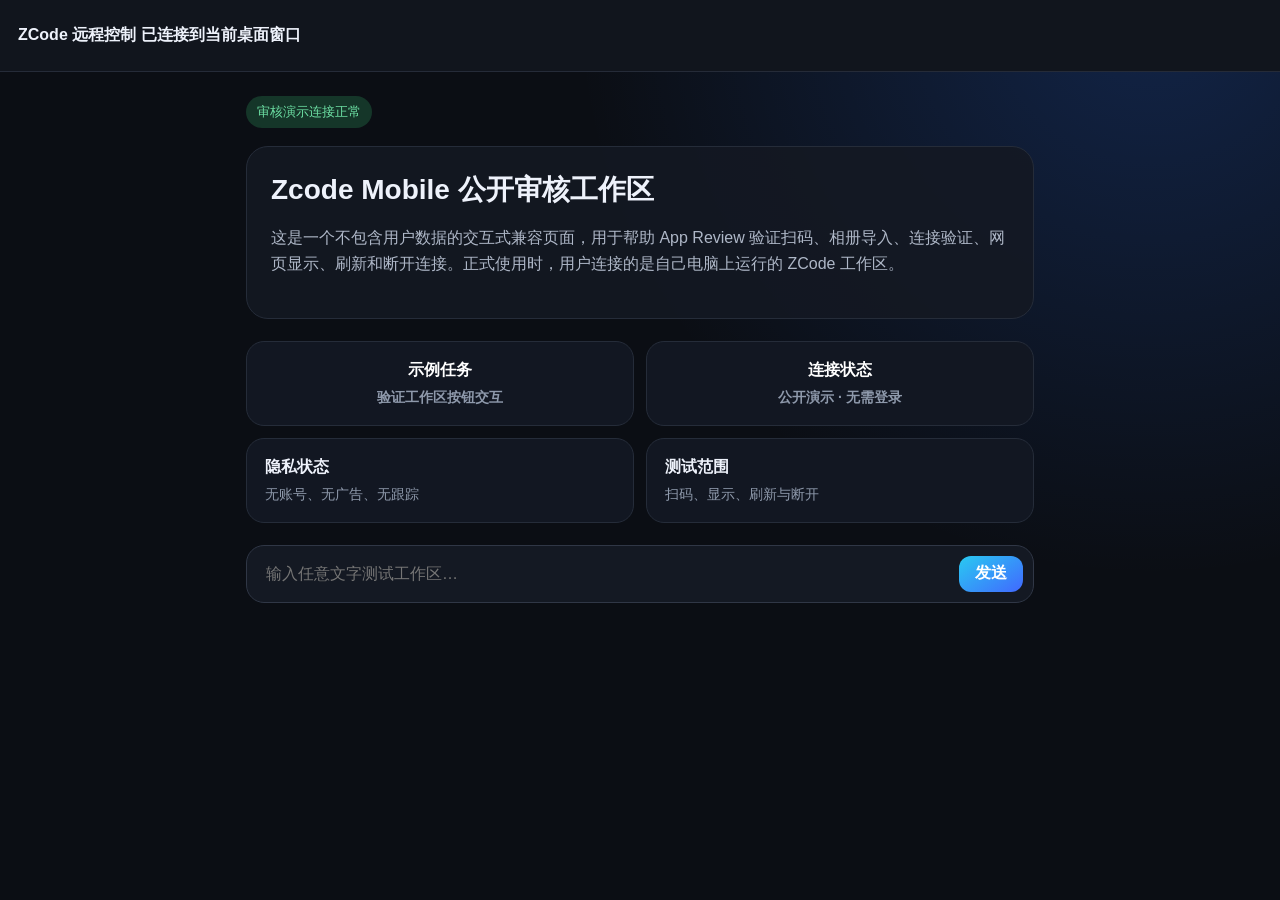
<file: ZcodeMobile/review-demo.html>
<!doctype html>
<html lang="zh-CN">
<head>
  <meta charset="utf-8">
  <meta name="viewport" content="width=device-width, initial-scale=1, maximum-scale=1, viewport-fit=cover">
  <title>Zcode Mobile 审核演示工作区</title>
  <style>
    :root{color-scheme:dark;font-family:-apple-system,BlinkMacSystemFont,"PingFang SC",sans-serif;background:#0b0e14;color:#eef2fb}*{box-sizing:border-box}body{margin:0;min-height:100vh;background:radial-gradient(circle at 90% 0,rgba(42,115,255,.22),transparent 36rem),#0b0e14}.shrink-0.border-b.border-border.bg-header.px-4.py-3{height:72px;display:flex;align-items:center;padding:0 18px;border-bottom:1px solid #252b38;background:#11151d;font-weight:650}.workspace{max-width:820px;margin:0 auto;padding:24px 16px 54px}.badge{display:inline-flex;padding:7px 11px;border-radius:999px;background:#153629;color:#6de0a4;font-size:13px}.intro{margin:18px 0 22px;padding:24px;border:1px solid #252c39;border-radius:22px;background:rgba(20,25,35,.88)}h1{font-size:28px;margin:0 0 10px}p{color:#aeb7c7;line-height:1.65}.grid{display:grid;grid-template-columns:repeat(2,minmax(0,1fr));gap:12px}.card{padding:18px;border:1px solid #252c39;border-radius:18px;background:#121722}.card strong{display:block;margin-bottom:7px}.card span{color:#8e99ab;font-size:14px}.composer{position:sticky;bottom:10px;margin-top:22px;padding:10px;border:1px solid #303746;border-radius:18px;background:rgba(22,27,37,.94);backdrop-filter:blur(16px);display:flex;gap:8px}input{min-width:0;flex:1;border:0;background:transparent;color:white;font:inherit;padding:9px;outline:none}button{border:0;border-radius:12px;padding:0 16px;background:linear-gradient(145deg,#29caf1,#4168ff);color:white;font:inherit;font-weight:700}.notice{display:none;margin-top:12px;color:#71dda7}@media(max-width:580px){.grid{grid-template-columns:1fr}}
  </style>
</head>
<body>
  <header class="shrink-0 border-b border-border bg-header px-4 py-3">ZCode 远程控制 已连接到当前桌面窗口</header>
  <main class="workspace" role="main">
    <span class="badge">审核演示连接正常</span>
    <section class="intro"><h1>Zcode Mobile 公开审核工作区</h1><p>这是一个不包含用户数据的交互式兼容页面，用于帮助 App Review 验证扫码、相册导入、连接验证、网页显示、刷新和断开连接。正式使用时，用户连接的是自己电脑上运行的 ZCode 工作区。</p></section>
    <section class="grid">
      <button class="card" type="button" onclick="show('已打开示例任务')"><strong>示例任务</strong><span>验证工作区按钮交互</span></button>
      <button class="card" type="button" onclick="show('刷新动作已验证')"><strong>连接状态</strong><span>公开演示 · 无需登录</span></button>
      <div class="card"><strong>隐私状态</strong><span>无账号、无广告、无跟踪</span></div>
      <div class="card"><strong>测试范围</strong><span>扫码、显示、刷新与断开</span></div>
    </section>
    <p id="notice" class="notice" aria-live="polite"></p>
    <form class="composer" onsubmit="event.preventDefault();show('输入交互已验证');this.reset()"><input aria-label="演示输入" placeholder="输入任意文字测试工作区…"><button type="submit">发送</button></form>
  </main>
  <script>function show(message){const el=document.getElementById('notice');el.textContent=message;el.style.display='block'}</script>
</body>
</html>
</file>
<file: css/style.css>
body {
  width: 100%;
}
body:before,
body:after {
  content: "";
  display: table;
}
body:after {
  clear: both;
}
html,
body,
div,
span,
applet,
object,
iframe,
h1,
h2,
h3,
h4,
h5,
h6,
p,
blockquote,
pre,
a,
abbr,
acronym,
address,
big,
cite,
code,
del,
dfn,
em,
img,
ins,
kbd,
q,
s,
samp,
small,
strike,
strong,
sub,
sup,
tt,
var,
dl,
dt,
dd,
ol,
ul,
li,
fieldset,
form,
label,
legend,
table,
caption,
tbody,
tfoot,
thead,
tr,
th,
td {
  margin: 0;
  padding: 0;
  border: 0;
  outline: 0;
  font-weight: inherit;
  font-style: inherit;
  font-family: inherit;
  font-size: 100%;
  vertical-align: baseline;
}
body {
  line-height: 1;
  color: #000;
  background: #fff;
}
ol,
ul {
  list-style: none;
}
table {
  border-collapse: separate;
  border-spacing: 0;
  vertical-align: middle;
}
caption,
th,
td {
  text-align: left;
  font-weight: normal;
  vertical-align: middle;
}
a img {
  border: none;
}
input,
button {
  margin: 0;
  padding: 0;
}
input::-moz-focus-inner,
button::-moz-focus-inner {
  border: 0;
  padding: 0;
}
@font-face {
  font-family: FontAwesome;
  font-style: normal;
  font-weight: normal;
  src: url("fonts/fontawesome-webfont.eot?v=#4.0.3");
  src: url("fonts/fontawesome-webfont.eot?#iefix&v=#4.0.3") format("embedded-opentype"), url("fonts/fontawesome-webfont.woff?v=#4.0.3") format("woff"), url("fonts/fontawesome-webfont.ttf?v=#4.0.3") format("truetype"), url("fonts/fontawesome-webfont.svg#fontawesomeregular?v=#4.0.3") format("svg");
}
html,
body,
#container {
  height: 100%;
}
body {
  background: #eee;
  font: 14px "Helvetica Neue", Helvetica, Arial, sans-serif;
  -webkit-text-size-adjust: 100%;
}
.outer {
  max-width: 1220px;
  margin: 0 auto;
  padding: 0 20px;
}
.outer:before,
.outer:after {
  content: "";
  display: table;
}
.outer:after {
  clear: both;
}
.inner {
  display: inline;
  float: left;
  width: 98.33333333333333%;
  margin: 0 0.833333333333333%;
}
.left,
.alignleft {
  float: left;
}
.right,
.alignright {
  float: right;
}
.clear {
  clear: both;
}
#container {
  position: relative;
}
.mobile-nav-on {
  overflow: hidden;
}
#wrap {
  height: 100%;
  width: 100%;
  position: absolute;
  top: 0;
  left: 0;
  -webkit-transition: 0.2s ease-out;
  -moz-transition: 0.2s ease-out;
  -ms-transition: 0.2s ease-out;
  transition: 0.2s ease-out;
  z-index: 1;
  background: #eee;
}
.mobile-nav-on #wrap {
  left: 280px;
}
@media screen and (min-width: 768px) {
  #main {
    display: inline;
    float: left;
    width: 73.33333333333333%;
    margin: 0 0.833333333333333%;
  }
}
.article-date,
.article-category-link,
.archive-year,
.widget-title {
  text-decoration: none;
  text-transform: uppercase;
  letter-spacing: 2px;
  color: #999;
  margin-bottom: 1em;
  margin-left: 5px;
  line-height: 1em;
  text-shadow: 0 1px #fff;
  font-weight: bold;
}
.article-inner,
.archive-article-inner {
  background: #fff;
  -webkit-box-shadow: 1px 2px 3px #ddd;
  box-shadow: 1px 2px 3px #ddd;
  border: 1px solid #ddd;
  border-radius: 3px;
}
.article-entry h1,
.widget h1 {
  font-size: 2em;
}
.article-entry h2,
.widget h2 {
  font-size: 1.5em;
}
.article-entry h3,
.widget h3 {
  font-size: 1.3em;
}
.article-entry h4,
.widget h4 {
  font-size: 1.2em;
}
.article-entry h5,
.widget h5 {
  font-size: 1em;
}
.article-entry h6,
.widget h6 {
  font-size: 1em;
  color: #999;
}
.article-entry hr,
.widget hr {
  border: 1px dashed #ddd;
}
.article-entry strong,
.widget strong {
  font-weight: bold;
}
.article-entry em,
.widget em,
.article-entry cite,
.widget cite {
  font-style: italic;
}
.article-entry sup,
.widget sup,
.article-entry sub,
.widget sub {
  font-size: 0.75em;
  line-height: 0;
  position: relative;
  vertical-align: baseline;
}
.article-entry sup,
.widget sup {
  top: -0.5em;
}
.article-entry sub,
.widget sub {
  bottom: -0.2em;
}
.article-entry small,
.widget small {
  font-size: 0.85em;
}
.article-entry acronym,
.widget acronym,
.article-entry abbr,
.widget abbr {
  border-bottom: 1px dotted;
}
.article-entry ul,
.widget ul,
.article-entry ol,
.widget ol,
.article-entry dl,
.widget dl {
  margin: 0 20px;
  line-height: 1.6em;
}
.article-entry ul ul,
.widget ul ul,
.article-entry ol ul,
.widget ol ul,
.article-entry ul ol,
.widget ul ol,
.article-entry ol ol,
.widget ol ol {
  margin-top: 0;
  margin-bottom: 0;
}
.article-entry ul,
.widget ul {
  list-style: disc;
}
.article-entry ol,
.widget ol {
  list-style: decimal;
}
.article-entry dt,
.widget dt {
  font-weight: bold;
}
#header {
  height: 300px;
  position: relative;
  border-bottom: 1px solid #ddd;
}
#header:before,
#header:after {
  content: "";
  position: absolute;
  left: 0;
  right: 0;
  height: 40px;
}
#header:before {
  top: 0;
  background: -webkit-linear-gradient(rgba(0,0,0,0.2), transparent);
  background: -moz-linear-gradient(rgba(0,0,0,0.2), transparent);
  background: -ms-linear-gradient(rgba(0,0,0,0.2), transparent);
  background: linear-gradient(rgba(0,0,0,0.2), transparent);
}
#header:after {
  bottom: 0;
  background: -webkit-linear-gradient(transparent, rgba(0,0,0,0.2));
  background: -moz-linear-gradient(transparent, rgba(0,0,0,0.2));
  background: -ms-linear-gradient(transparent, rgba(0,0,0,0.2));
  background: linear-gradient(transparent, rgba(0,0,0,0.2));
}
#header-outer {
  height: 100%;
  position: relative;
}
#header-inner {
  position: relative;
  overflow: hidden;
}
#banner {
  position: absolute;
  top: 0;
  left: 0;
  width: 100%;
  height: 100%;
  background: url("images/banner.jpg") center #000;
  -webkit-background-size: cover;
  -moz-background-size: cover;
  background-size: cover;
  z-index: -1;
}
#header-title {
  text-align: center;
  height: 40px;
  position: absolute;
  top: 50%;
  left: 0;
  margin-top: -20px;
}
#logo,
#subtitle {
  text-decoration: none;
  color: #fff;
  font-weight: 300;
  text-shadow: 0 1px 4px rgba(0,0,0,0.3);
}
#logo {
  font-size: 40px;
  line-height: 40px;
  letter-spacing: 2px;
}
#subtitle {
  font-size: 16px;
  line-height: 16px;
  letter-spacing: 1px;
}
#subtitle-wrap {
  margin-top: 16px;
}
#main-nav {
  float: left;
  margin-left: -15px;
}
.nav-icon,
.main-nav-link {
  float: left;
  color: #fff;
  opacity: 0.6;
  text-decoration: none;
  text-shadow: 0 1px rgba(0,0,0,0.2);
  -webkit-transition: opacity 0.2s;
  -moz-transition: opacity 0.2s;
  -ms-transition: opacity 0.2s;
  transition: opacity 0.2s;
  display: block;
  padding: 20px 15px;
}
.nav-icon:hover,
.main-nav-link:hover {
  opacity: 1;
}
.nav-icon {
  font-family: FontAwesome;
  text-align: center;
  font-size: 14px;
  width: 14px;
  height: 14px;
  padding: 20px 15px;
  position: relative;
  cursor: pointer;
}
.main-nav-link {
  font-weight: 300;
  letter-spacing: 1px;
}
@media screen and (max-width: 479px) {
  .main-nav-link {
    display: none;
  }
}
#main-nav-toggle {
  display: none;
}
#main-nav-toggle:before {
  content: "\f0c9";
}
@media screen and (max-width: 479px) {
  #main-nav-toggle {
    display: block;
  }
}
#sub-nav {
  float: right;
  margin-right: -15px;
}
#nav-rss-link:before {
  content: "\f09e";
}
#nav-search-btn:before {
  content: "\f002";
}
#search-form-wrap {
  position: absolute;
  top: 15px;
  width: 150px;
  height: 30px;
  right: -150px;
  opacity: 0;
  -webkit-transition: 0.2s ease-out;
  -moz-transition: 0.2s ease-out;
  -ms-transition: 0.2s ease-out;
  transition: 0.2s ease-out;
}
#search-form-wrap.on {
  opacity: 1;
  right: 0;
}
@media screen and (max-width: 479px) {
  #search-form-wrap {
    width: 100%;
    right: -100%;
  }
}
.search-form {
  position: absolute;
  top: 0;
  left: 0;
  right: 0;
  background: #fff;
  padding: 5px 15px;
  border-radius: 15px;
  -webkit-box-shadow: 0 0 10px rgba(0,0,0,0.3);
  box-shadow: 0 0 10px rgba(0,0,0,0.3);
}
.search-form-input {
  border: none;
  background: none;
  color: #555;
  width: 100%;
  font: 13px "Helvetica Neue", Helvetica, Arial, sans-serif;
  outline: none;
}
.search-form-input::-webkit-search-results-decoration,
.search-form-input::-webkit-search-cancel-button {
  -webkit-appearance: none;
}
.search-form-submit {
  position: absolute;
  top: 50%;
  right: 10px;
  margin-top: -7px;
  font: 13px FontAwesome;
  border: none;
  background: none;
  color: #bbb;
  cursor: pointer;
}
.search-form-submit:hover,
.search-form-submit:focus {
  color: #777;
}
.article {
  margin: 50px 0;
}
.article-inner {
  overflow: hidden;
}
.article-meta:before,
.article-meta:after {
  content: "";
  display: table;
}
.article-meta:after {
  clear: both;
}
.article-date {
  float: left;
}
.article-category {
  float: left;
  line-height: 1em;
  color: #ccc;
  text-shadow: 0 1px #fff;
  margin-left: 8px;
}
.article-category:before {
  content: "\2022";
}
.article-category-link {
  margin: 0 12px 1em;
}
.article-header {
  padding: 20px 20px 0;
}
.article-title {
  text-decoration: none;
  font-size: 2em;
  font-weight: bold;
  color: #555;
  line-height: 1.1em;
  -webkit-transition: color 0.2s;
  -moz-transition: color 0.2s;
  -ms-transition: color 0.2s;
  transition: color 0.2s;
}
a.article-title:hover {
  color: #258fb8;
}
.article-entry {
  color: #555;
  padding: 0 20px;
}
.article-entry:before,
.article-entry:after {
  content: "";
  display: table;
}
.article-entry:after {
  clear: both;
}
.article-entry p,
.article-entry table {
  line-height: 1.6em;
  margin: 1.6em 0;
}
.article-entry h1,
.article-entry h2,
.article-entry h3,
.article-entry h4,
.article-entry h5,
.article-entry h6 {
  font-weight: bold;
}
.article-entry h1,
.article-entry h2,
.article-entry h3,
.article-entry h4,
.article-entry h5,
.article-entry h6 {
  line-height: 1.1em;
  margin: 1.1em 0;
}
.article-entry a {
  color: #258fb8;
  text-decoration: none;
}
.article-entry a:hover {
  text-decoration: underline;
}
.article-entry ul,
.article-entry ol,
.article-entry dl {
  margin-top: 1.6em;
  margin-bottom: 1.6em;
}
.article-entry img,
.article-entry video {
  max-width: 100%;
  height: auto;
  display: block;
  margin: auto;
}
.article-entry iframe {
  border: none;
}
.article-entry table {
  width: 100%;
  border-collapse: collapse;
  border-spacing: 0;
}
.article-entry th {
  font-weight: bold;
  border-bottom: 3px solid #ddd;
  padding-bottom: 0.5em;
}
.article-entry td {
  border-bottom: 1px solid #ddd;
  padding: 10px 0;
}
.article-entry blockquote {
  font-family: Georgia, "Times New Roman", serif;
  font-size: 1.4em;
  margin: 1.6em 20px;
  text-align: center;
}
.article-entry blockquote footer {
  font-size: 14px;
  margin: 1.6em 0;
  font-family: "Helvetica Neue", Helvetica, Arial, sans-serif;
}
.article-entry blockquote footer cite:before {
  content: "—";
  padding: 0 0.5em;
}
.article-entry .pullquote {
  text-align: left;
  width: 45%;
  margin: 0;
}
.article-entry .pullquote.left {
  margin-left: 0.5em;
  margin-right: 1em;
}
.article-entry .pullquote.right {
  margin-right: 0.5em;
  margin-left: 1em;
}
.article-entry .caption {
  color: #999;
  display: block;
  font-size: 0.9em;
  margin-top: 0.5em;
  position: relative;
  text-align: center;
}
.article-entry .video-container {
  position: relative;
  padding-top: 56.25%;
  height: 0;
  overflow: hidden;
}
.article-entry .video-container iframe,
.article-entry .video-container object,
.article-entry .video-container embed {
  position: absolute;
  top: 0;
  left: 0;
  width: 100%;
  height: 100%;
  margin-top: 0;
}
.article-more-link a {
  display: inline-block;
  line-height: 1em;
  padding: 6px 15px;
  border-radius: 15px;
  background: #eee;
  color: #999;
  text-shadow: 0 1px #fff;
  text-decoration: none;
}
.article-more-link a:hover {
  background: #258fb8;
  color: #fff;
  text-decoration: none;
  text-shadow: 0 1px #1e7293;
}
.article-footer {
  font-size: 0.85em;
  line-height: 1.6em;
  border-top: 1px solid #ddd;
  padding-top: 1.6em;
  margin: 0 20px 20px;
}
.article-footer:before,
.article-footer:after {
  content: "";
  display: table;
}
.article-footer:after {
  clear: both;
}
.article-footer a {
  color: #999;
  text-decoration: none;
}
.article-footer a:hover {
  color: #555;
}
.article-tag-list-item {
  float: left;
  margin-right: 10px;
}
.article-tag-list-link:before {
  content: "#";
}
.article-comment-link {
  float: right;
}
.article-comment-link:before {
  content: "\f075";
  font-family: FontAwesome;
  padding-right: 8px;
}
.article-share-link {
  cursor: pointer;
  float: right;
  margin-left: 20px;
}
.article-share-link:before {
  content: "\f064";
  font-family: FontAwesome;
  padding-right: 6px;
}
#article-nav {
  position: relative;
}
#article-nav:before,
#article-nav:after {
  content: "";
  display: table;
}
#article-nav:after {
  clear: both;
}
@media screen and (min-width: 768px) {
  #article-nav {
    margin: 50px 0;
  }
  #article-nav:before {
    width: 8px;
    height: 8px;
    position: absolute;
    top: 50%;
    left: 50%;
    margin-top: -4px;
    margin-left: -4px;
    content: "";
    border-radius: 50%;
    background: #ddd;
    -webkit-box-shadow: 0 1px 2px #fff;
    box-shadow: 0 1px 2px #fff;
  }
}
.article-nav-link-wrap {
  text-decoration: none;
  text-shadow: 0 1px #fff;
  color: #999;
  -webkit-box-sizing: border-box;
  -moz-box-sizing: border-box;
  box-sizing: border-box;
  margin-top: 50px;
  text-align: center;
  display: block;
}
.article-nav-link-wrap:hover {
  color: #555;
}
@media screen and (min-width: 768px) {
  .article-nav-link-wrap {
    width: 50%;
    margin-top: 0;
  }
}
@media screen and (min-width: 768px) {
  #article-nav-newer {
    float: left;
    text-align: right;
    padding-right: 20px;
  }
}
@media screen and (min-width: 768px) {
  #article-nav-older {
    float: right;
    text-align: left;
    padding-left: 20px;
  }
}
.article-nav-caption {
  text-transform: uppercase;
  letter-spacing: 2px;
  color: #ddd;
  line-height: 1em;
  font-weight: bold;
}
#article-nav-newer .article-nav-caption {
  margin-right: -2px;
}
.article-nav-title {
  font-size: 0.85em;
  line-height: 1.6em;
  margin-top: 0.5em;
}
.article-share-box {
  position: absolute;
  display: none;
  background: #fff;
  -webkit-box-shadow: 1px 2px 10px rgba(0,0,0,0.2);
  box-shadow: 1px 2px 10px rgba(0,0,0,0.2);
  border-radius: 3px;
  margin-left: -145px;
  overflow: hidden;
  z-index: 1;
}
.article-share-box.on {
  display: block;
}
.article-share-input {
  width: 100%;
  background: none;
  -webkit-box-sizing: border-box;
  -moz-box-sizing: border-box;
  box-sizing: border-box;
  font: 14px "Helvetica Neue", Helvetica, Arial, sans-serif;
  padding: 0 15px;
  color: #555;
  outline: none;
  border: 1px solid #ddd;
  border-radius: 3px 3px 0 0;
  height: 36px;
  line-height: 36px;
}
.article-share-links {
  background: #eee;
}
.article-share-links:before,
.article-share-links:after {
  content: "";
  display: table;
}
.article-share-links:after {
  clear: both;
}
.article-share-twitter,
.article-share-facebook,
.article-share-pinterest,
.article-share-google {
  width: 50px;
  height: 36px;
  display: block;
  float: left;
  position: relative;
  color: #999;
  text-shadow: 0 1px #fff;
}
.article-share-twitter:before,
.article-share-facebook:before,
.article-share-pinterest:before,
.article-share-google:before {
  font-size: 20px;
  font-family: FontAwesome;
  width: 20px;
  height: 20px;
  position: absolute;
  top: 50%;
  left: 50%;
  margin-top: -10px;
  margin-left: -10px;
  text-align: center;
}
.article-share-twitter:hover,
.article-share-facebook:hover,
.article-share-pinterest:hover,
.article-share-google:hover {
  color: #fff;
}
.article-share-twitter:before {
  content: "\f099";
}
.article-share-twitter:hover {
  background: #00aced;
  text-shadow: 0 1px #008abe;
}
.article-share-facebook:before {
  content: "\f09a";
}
.article-share-facebook:hover {
  background: #3b5998;
  text-shadow: 0 1px #2f477a;
}
.article-share-pinterest:before {
  content: "\f0d2";
}
.article-share-pinterest:hover {
  background: #cb2027;
  text-shadow: 0 1px #a21a1f;
}
.article-share-google:before {
  content: "\f0d5";
}
.article-share-google:hover {
  background: #dd4b39;
  text-shadow: 0 1px #be3221;
}
.article-gallery {
  background: #000;
  position: relative;
}
.article-gallery-photos {
  position: relative;
  overflow: hidden;
}
.article-gallery-img {
  display: none;
  max-width: 100%;
}
.article-gallery-img:first-child {
  display: block;
}
.article-gallery-img.loaded {
  position: absolute;
  display: block;
}
.article-gallery-img img {
  display: block;
  max-width: 100%;
  margin: 0 auto;
}
#comments {
  background: #fff;
  -webkit-box-shadow: 1px 2px 3px #ddd;
  box-shadow: 1px 2px 3px #ddd;
  padding: 20px;
  border: 1px solid #ddd;
  border-radius: 3px;
  margin: 50px 0;
}
#comments a {
  color: #258fb8;
}
.archives-wrap {
  margin: 50px 0;
}
.archives:before,
.archives:after {
  content: "";
  display: table;
}
.archives:after {
  clear: both;
}
.archive-year-wrap {
  margin-bottom: 1em;
}
.archives {
  -webkit-column-gap: 10px;
  -moz-column-gap: 10px;
  column-gap: 10px;
}
@media screen and (min-width: 480px) and (max-width: 767px) {
  .archives {
    -webkit-column-count: 2;
    -moz-column-count: 2;
    column-count: 2;
  }
}
@media screen and (min-width: 768px) {
  .archives {
    -webkit-column-count: 3;
    -moz-column-count: 3;
    column-count: 3;
  }
}
.archive-article {
  -webkit-column-break-inside: avoid;
  page-break-inside: avoid;
  overflow: hidden;
  break-inside: avoid-column;
}
.archive-article-inner {
  padding: 10px;
  margin-bottom: 15px;
}
.archive-article-title {
  text-decoration: none;
  font-weight: bold;
  color: #555;
  -webkit-transition: color 0.2s;
  -moz-transition: color 0.2s;
  -ms-transition: color 0.2s;
  transition: color 0.2s;
  line-height: 1.6em;
}
.archive-article-title:hover {
  color: #258fb8;
}
.archive-article-footer {
  margin-top: 1em;
}
.archive-article-date {
  color: #999;
  text-decoration: none;
  font-size: 0.85em;
  line-height: 1em;
  margin-bottom: 0.5em;
  display: block;
}
#page-nav {
  margin: 50px auto;
  background: #fff;
  -webkit-box-shadow: 1px 2px 3px #ddd;
  box-shadow: 1px 2px 3px #ddd;
  border: 1px solid #ddd;
  border-radius: 3px;
  text-align: center;
  color: #999;
  overflow: hidden;
}
#page-nav:before,
#page-nav:after {
  content: "";
  display: table;
}
#page-nav:after {
  clear: both;
}
#page-nav a,
#page-nav span {
  padding: 10px 20px;
  line-height: 1;
  height: 2ex;
}
#page-nav a {
  color: #999;
  text-decoration: none;
}
#page-nav a:hover {
  background: #999;
  color: #fff;
}
#page-nav .prev {
  float: left;
}
#page-nav .next {
  float: right;
}
#page-nav .page-number {
  display: inline-block;
}
@media screen and (max-width: 479px) {
  #page-nav .page-number {
    display: none;
  }
}
#page-nav .current {
  color: #555;
  font-weight: bold;
}
#page-nav .space {
  color: #ddd;
}
#footer {
  background: #262a30;
  padding: 50px 0;
  border-top: 1px solid #ddd;
  color: #999;
}
#footer a {
  color: #258fb8;
  text-decoration: none;
}
#footer a:hover {
  text-decoration: underline;
}
#footer-info {
  line-height: 1.6em;
  font-size: 0.85em;
}
.article-entry pre,
.article-entry .highlight {
  background: #2d2d2d;
  margin: 0 -20px;
  padding: 15px 20px;
  border-style: solid;
  border-color: #ddd;
  border-width: 1px 0;
  overflow: auto;
  color: #ccc;
  line-height: 22.400000000000002px;
}
.article-entry .highlight .gutter pre,
.article-entry .gist .gist-file .gist-data .line-numbers {
  color: #666;
  font-size: 0.85em;
}
.article-entry pre,
.article-entry code {
  font-family: "Source Code Pro", Consolas, Monaco, Menlo, Consolas, monospace;
}
.article-entry code {
  background: #eee;
  text-shadow: 0 1px #fff;
  padding: 0 0.3em;
}
.article-entry pre code {
  background: none;
  text-shadow: none;
  padding: 0;
}
.article-entry .highlight pre {
  border: none;
  margin: 0;
  padding: 0;
}
.article-entry .highlight table {
  margin: 0;
  width: auto;
}
.article-entry .highlight td {
  border: none;
  padding: 0;
}
.article-entry .highlight figcaption {
  font-size: 0.85em;
  color: #999;
  line-height: 1em;
  margin-bottom: 1em;
}
.article-entry .highlight figcaption:before,
.article-entry .highlight figcaption:after {
  content: "";
  display: table;
}
.article-entry .highlight figcaption:after {
  clear: both;
}
.article-entry .highlight figcaption a {
  float: right;
}
.article-entry .highlight .gutter pre {
  text-align: right;
  padding-right: 20px;
}
.article-entry .highlight .line {
  height: 22.400000000000002px;
}
.article-entry .highlight .line.marked {
  background: #515151;
}
.article-entry .gist {
  margin: 0 -20px;
  border-style: solid;
  border-color: #ddd;
  border-width: 1px 0;
  background: #2d2d2d;
  padding: 15px 20px 15px 0;
}
.article-entry .gist .gist-file {
  border: none;
  font-family: "Source Code Pro", Consolas, Monaco, Menlo, Consolas, monospace;
  margin: 0;
}
.article-entry .gist .gist-file .gist-data {
  background: none;
  border: none;
}
.article-entry .gist .gist-file .gist-data .line-numbers {
  background: none;
  border: none;
  padding: 0 20px 0 0;
}
.article-entry .gist .gist-file .gist-data .line-data {
  padding: 0 !important;
}
.article-entry .gist .gist-file .highlight {
  margin: 0;
  padding: 0;
  border: none;
}
.article-entry .gist .gist-file .gist-meta {
  background: #2d2d2d;
  color: #999;
  font: 0.85em "Helvetica Neue", Helvetica, Arial, sans-serif;
  text-shadow: 0 0;
  padding: 0;
  margin-top: 1em;
  margin-left: 20px;
}
.article-entry .gist .gist-file .gist-meta a {
  color: #258fb8;
  font-weight: normal;
}
.article-entry .gist .gist-file .gist-meta a:hover {
  text-decoration: underline;
}
pre .comment,
pre .title {
  color: #999;
}
pre .variable,
pre .attribute,
pre .tag,
pre .regexp,
pre .ruby .constant,
pre .xml .tag .title,
pre .xml .pi,
pre .xml .doctype,
pre .html .doctype,
pre .css .id,
pre .css .class,
pre .css .pseudo {
  color: #f2777a;
}
pre .number,
pre .preprocessor,
pre .built_in,
pre .literal,
pre .params,
pre .constant {
  color: #f99157;
}
pre .class,
pre .ruby .class .title,
pre .css .rules .attribute {
  color: #9c9;
}
pre .string,
pre .value,
pre .inheritance,
pre .header,
pre .ruby .symbol,
pre .xml .cdata {
  color: #9c9;
}
pre .css .hexcolor {
  color: #6cc;
}
pre .function,
pre .python .decorator,
pre .python .title,
pre .ruby .function .title,
pre .ruby .title .keyword,
pre .perl .sub,
pre .javascript .title,
pre .coffeescript .title {
  color: #69c;
}
pre .keyword,
pre .javascript .function {
  color: #c9c;
}
@media screen and (max-width: 479px) {
  #mobile-nav {
    position: absolute;
    top: 0;
    left: 0;
    width: 280px;
    height: 100%;
    background: #191919;
    border-right: 1px solid #fff;
  }
}
@media screen and (max-width: 479px) {
  .mobile-nav-link {
    display: block;
    color: #999;
    text-decoration: none;
    padding: 15px 20px;
    font-weight: bold;
  }
  .mobile-nav-link:hover {
    color: #fff;
  }
}
@media screen and (min-width: 768px) {
  #sidebar {
    display: inline;
    float: left;
    width: 23.333333333333332%;
    margin: 0 0.833333333333333%;
  }
}
.widget-wrap {
  margin: 50px 0;
}
.widget {
  color: #777;
  text-shadow: 0 1px #fff;
  background: #ddd;
  -webkit-box-shadow: 0 -1px 4px #ccc inset;
  box-shadow: 0 -1px 4px #ccc inset;
  border: 1px solid #ccc;
  padding: 15px;
  border-radius: 3px;
}
.widget a {
  color: #258fb8;
  text-decoration: none;
}
.widget a:hover {
  text-decoration: underline;
}
.widget ul ul,
.widget ol ul,
.widget dl ul,
.widget ul ol,
.widget ol ol,
.widget dl ol,
.widget ul dl,
.widget ol dl,
.widget dl dl {
  margin-left: 15px;
  list-style: disc;
}
.widget {
  line-height: 1.6em;
  word-wrap: break-word;
  font-size: 0.9em;
}
.widget ul,
.widget ol {
  list-style: none;
  margin: 0;
}
.widget ul ul,
.widget ol ul,
.widget ul ol,
.widget ol ol {
  margin: 0 20px;
}
.widget ul ul,
.widget ol ul {
  list-style: disc;
}
.widget ul ol,
.widget ol ol {
  list-style: decimal;
}
.category-list-count,
.tag-list-count,
.archive-list-count {
  padding-left: 5px;
  color: #999;
  font-size: 0.85em;
}
.category-list-count:before,
.tag-list-count:before,
.archive-list-count:before {
  content: "(";
}
.category-list-count:after,
.tag-list-count:after,
.archive-list-count:after {
  content: ")";
}
.tagcloud a {
  margin-right: 5px;
  display: inline-block;
}
</file>
<file: FourDWorld/styles.css>
:root {
  color-scheme: dark;
  --bg: #080918;
  --panel: #11152b;
  --ink: #f7f8ff;
  --muted: #aab1ca;
  --line: #303754;
  --cyan: #5be7ff;
  --green: #69e2a8;
  --pink: #ff6f9e;
  --gold: #ffca62;
  --violet: #b28cff;
  --orange: #ff9466;
  font-family: Inter, ui-sans-serif, -apple-system, BlinkMacSystemFont, "SF Pro Display", "PingFang SC", sans-serif;
}

* { box-sizing: border-box; }
html { scroll-behavior: smooth; }
body {
  margin: 0;
  background: var(--bg);
  color: var(--ink);
  letter-spacing: 0;
}

a { color: inherit; }
img { display: block; max-width: 100%; }

.site-header {
  position: fixed;
  inset: 0 0 auto;
  z-index: 20;
  height: 68px;
  padding: 0 28px;
  display: flex;
  align-items: center;
  justify-content: space-between;
  background: rgba(8, 9, 24, 0.92);
  border-bottom: 1px solid rgba(255, 255, 255, 0.1);
  backdrop-filter: blur(18px);
}

.brand {
  display: inline-flex;
  align-items: center;
  gap: 10px;
  font-size: 17px;
  font-weight: 700;
  text-decoration: none;
}

.brand img { width: 34px; height: 34px; border-radius: 8px; }
.header-download {
  color: var(--cyan);
  font-size: 14px;
  font-weight: 700;
  text-decoration: none;
}

.hero {
  position: relative;
  min-height: min(900px, 92vh);
  overflow: hidden;
  display: flex;
  align-items: center;
  border-bottom: 1px solid var(--line);
}

.hero::before {
  content: "";
  position: absolute;
  inset: 0;
  background: rgba(8, 9, 24, 0.38);
  z-index: 1;
}

.hero-visual {
  position: absolute;
  top: 74px;
  right: 4vw;
  width: min(47vw, 520px);
  height: calc(100% - 90px);
  object-fit: contain;
  object-position: center;
  filter: drop-shadow(0 28px 60px rgba(0, 0, 0, 0.55));
}

.hero-copy {
  position: relative;
  z-index: 2;
  width: min(720px, 58vw);
  margin-left: max(6vw, 48px);
  padding: 120px 0 72px;
}

.eyebrow {
  margin: 0 0 14px;
  color: var(--cyan);
  font-size: 12px;
  font-weight: 800;
  letter-spacing: 0;
  text-transform: uppercase;
}

.hero h1 {
  margin: 0;
  font-size: clamp(64px, 9vw, 128px);
  line-height: 0.96;
  letter-spacing: 0;
}

.hero-lead {
  max-width: 670px;
  margin: 28px 0 0;
  font-size: clamp(22px, 2.5vw, 36px);
  line-height: 1.42;
  font-weight: 650;
}

.hero-actions { display: flex; align-items: center; gap: 24px; margin-top: 38px; }
.primary-action {
  display: inline-flex;
  min-height: 50px;
  padding: 0 22px;
  align-items: center;
  justify-content: center;
  background: var(--ink);
  color: #080918;
  border-radius: 8px;
  font-size: 15px;
  font-weight: 800;
  text-decoration: none;
}
.text-action { color: var(--cyan); font-weight: 700; text-decoration: none; }
.hero-meta { margin: 22px 0 0; color: var(--muted); font-size: 13px; }

.statement {
  padding: 88px max(6vw, 28px);
  background: #101326;
  border-bottom: 1px solid var(--line);
}
.statement p { margin: 0 0 10px; color: var(--orange); font-weight: 800; }
.statement h2 { margin: 0; max-width: 1080px; font-size: clamp(30px, 4.5vw, 64px); line-height: 1.18; }

.demo-reels { max-width: 1180px; margin: 0 auto; padding: 108px 28px 54px; }
.demo-grid { display: grid; grid-template-columns: repeat(3, minmax(0, 1fr)); gap: 24px; }
.demo-item { position: relative; min-width: 0; }
.demo-item video {
  width: 100%;
  aspect-ratio: 9 / 16;
  object-fit: cover;
  background: #080918;
  border: 1px solid var(--line);
  border-radius: 8px;
}
.demo-item h3 { margin: 14px 0 0; font-size: 18px; }
.video-toggle {
  position: absolute;
  right: 12px;
  bottom: 48px;
  width: 46px;
  height: 46px;
  overflow: hidden;
  color: transparent;
  background: rgba(8, 9, 24, 0.86);
  border: 1px solid rgba(255, 255, 255, 0.35);
  border-radius: 50%;
  cursor: pointer;
}
.video-toggle::before {
  content: "▶";
  position: absolute;
  inset: 0;
  display: grid;
  place-items: center;
  padding-left: 3px;
  color: white;
  font-size: 18px;
}
.demo-item.is-playing .video-toggle::before { content: "Ⅱ"; padding-left: 0; }

.experiments { max-width: 1180px; margin: 0 auto; padding: 108px 28px; }
.section-heading { max-width: 850px; margin-bottom: 58px; }
.section-heading h2, .content-band h2, .final-cta h2 {
  margin: 0;
  font-size: clamp(34px, 4.6vw, 62px);
  line-height: 1.15;
}

.feature {
  display: grid;
  grid-template-columns: minmax(300px, 0.8fr) minmax(420px, 1.2fr);
  gap: 44px;
  align-items: center;
  min-height: 620px;
  padding: 64px 0;
  border-top: 1px solid var(--line);
}
.feature-copy { max-width: 460px; }
.feature-index { display: block; margin-bottom: 16px; font-size: 13px; font-weight: 900; }
.feature h3 { margin: 0; font-size: clamp(32px, 4vw, 56px); line-height: 1.12; }
.feature p { margin: 22px 0 0; color: var(--muted); font-size: 19px; line-height: 1.7; }
.feature img { width: min(100%, 520px); max-height: 700px; margin-left: auto; object-fit: contain; border: 1px solid var(--line); border-radius: 8px; }
.feature-cyan .feature-index { color: var(--cyan); }
.feature-green .feature-index { color: var(--green); }
.feature-pink .feature-index { color: var(--pink); }
.feature-gold .feature-index { color: var(--gold); }
.feature-violet .feature-index { color: var(--violet); }

.content-band {
  display: grid;
  grid-template-columns: 1.25fr 0.75fr;
  gap: 64px;
  padding: 92px max(6vw, 28px);
  background: #151126;
  border-block: 1px solid var(--line);
}
.content-band ul { margin: 0; padding: 0; display: grid; grid-template-columns: 1fr 1fr; gap: 12px; list-style: none; }
.content-band li { padding: 16px 0; border-bottom: 1px solid var(--line); color: var(--muted); font-size: 17px; }

.final-cta { padding: 116px 28px; text-align: center; }
.final-cta img { width: 92px; height: 92px; margin: 0 auto 26px; border-radius: 8px; }
.final-cta p { color: var(--muted); font-size: 20px; }
.final-cta .primary-action { margin-top: 22px; }
.final-cta .availability { margin-top: 20px; font-size: 13px; }

footer {
  display: flex;
  gap: 24px;
  padding: 26px max(6vw, 28px);
  border-top: 1px solid var(--line);
  color: var(--muted);
  font-size: 13px;
}
footer a { text-decoration: none; }

.legal-page { min-height: 100vh; background: #0c0e1d; }
.legal-content { max-width: 820px; margin: 0 auto; padding: 140px 28px 90px; }
.legal-content h1 { margin: 0; font-size: clamp(42px, 7vw, 76px); }
.legal-updated { color: var(--muted); }
.legal-content section { padding: 36px 0; border-top: 1px solid var(--line); }
.legal-content section:first-of-type { margin-top: 52px; }
.legal-content h2 { font-size: 25px; }
.legal-content p { color: var(--muted); line-height: 1.8; }
.legal-content a { color: var(--cyan); }

@media (max-width: 820px) {
  .site-header { height: 60px; padding: 0 16px; }
  .header-download { font-size: 13px; }
  .hero { min-height: 820px; align-items: flex-start; }
  .hero::before { background: rgba(8, 9, 24, 0.50); }
  .hero-visual { top: 156px; right: -16%; width: 92vw; height: 620px; opacity: 0.78; }
  .hero-copy { width: auto; margin: 0; padding: 112px 20px 40px; }
  .hero h1 { font-size: 64px; }
  .hero-lead { max-width: 540px; font-size: 23px; }
  .hero-actions { align-items: flex-start; flex-direction: column; gap: 18px; }
  .hero-meta { max-width: 280px; }
  .statement { padding-block: 68px; }
  .demo-reels { padding: 78px 20px 30px; }
  .demo-grid { grid-template-columns: 1fr; gap: 40px; }
  .demo-item { max-width: 430px; margin: 0 auto; }
  .experiments { padding: 78px 20px; }
  .feature { grid-template-columns: 1fr; min-height: 0; gap: 30px; padding: 54px 0; }
  .feature img { width: min(100%, 430px); margin: 0 auto; }
  .content-band { grid-template-columns: 1fr; gap: 42px; padding-block: 72px; }
  .content-band ul { grid-template-columns: 1fr; }
  footer { flex-direction: column; gap: 12px; }
}
</file>
<file: ZcodeMobile/styles.css>
:root {
  color-scheme: dark;
  font-family: -apple-system, BlinkMacSystemFont, "SF Pro Display", "PingFang SC", sans-serif;
  background: #070a11;
  color: #f6f8ff;
}

* { box-sizing: border-box; }

body {
  margin: 0;
  min-height: 100vh;
  background:
    radial-gradient(circle at 15% -10%, rgba(38, 193, 255, .25), transparent 34rem),
    radial-gradient(circle at 95% 5%, rgba(78, 92, 255, .2), transparent 30rem),
    #070a11;
}

a { color: #54c8ff; }

.shell {
  width: min(920px, calc(100% - 32px));
  margin: 0 auto;
  padding: 48px 0 72px;
}

.brand { display: flex; align-items: center; gap: 14px; margin-bottom: 38px; }
.mark {
  width: 54px; height: 54px; border-radius: 17px;
  display: grid; place-items: center;
  font-size: 28px; font-weight: 800;
  background: linear-gradient(145deg, #25d2f7, #3f66ff);
  box-shadow: 0 16px 40px rgba(46, 132, 255, .28);
}
.brand h1 { margin: 0; font-size: 25px; letter-spacing: -.02em; }
.brand p { margin: 3px 0 0; color: #8f98aa; }

.hero, .card {
  border: 1px solid rgba(255, 255, 255, .09);
  background: rgba(17, 22, 34, .78);
  backdrop-filter: blur(20px);
  border-radius: 24px;
  box-shadow: 0 26px 80px rgba(0, 0, 0, .28);
}

.hero { padding: 38px; }
.hero h2 { margin: 0 0 12px; font-size: clamp(30px, 6vw, 54px); line-height: 1.04; letter-spacing: -.04em; }
.hero p { color: #aab2c3; font-size: 17px; line-height: 1.75; }
.pill { display: inline-flex; padding: 7px 12px; border-radius: 999px; background: rgba(72, 184, 255, .13); color: #7bd7ff; font-size: 13px; margin-bottom: 18px; }

.grid { display: grid; grid-template-columns: repeat(2, minmax(0, 1fr)); gap: 16px; margin-top: 16px; }
.card { padding: 26px; }
.card h3 { margin: 0 0 10px; font-size: 19px; }
.card p, .card li { color: #aab2c3; line-height: 1.7; }
.card ul { padding-left: 20px; }
.footer { margin-top: 28px; color: #727c90; font-size: 13px; line-height: 1.7; text-align: center; }

.button {
  display: inline-flex; align-items: center; justify-content: center;
  min-height: 46px; padding: 0 18px; border-radius: 14px;
  border: 1px solid rgba(255,255,255,.11);
  background: linear-gradient(145deg, #24c9ef, #4167ff);
  color: white; font: inherit; font-weight: 700; text-decoration: none; cursor: pointer;
}

.button.secondary { background: #171d2a; color: #cdd4e2; }
.row { display: flex; flex-wrap: wrap; gap: 10px; }

@media (max-width: 680px) {
  .shell { width: min(100% - 22px, 920px); padding-top: 24px; }
  .hero { padding: 26px 22px; }
  .grid { grid-template-columns: 1fr; }
}
</file>
